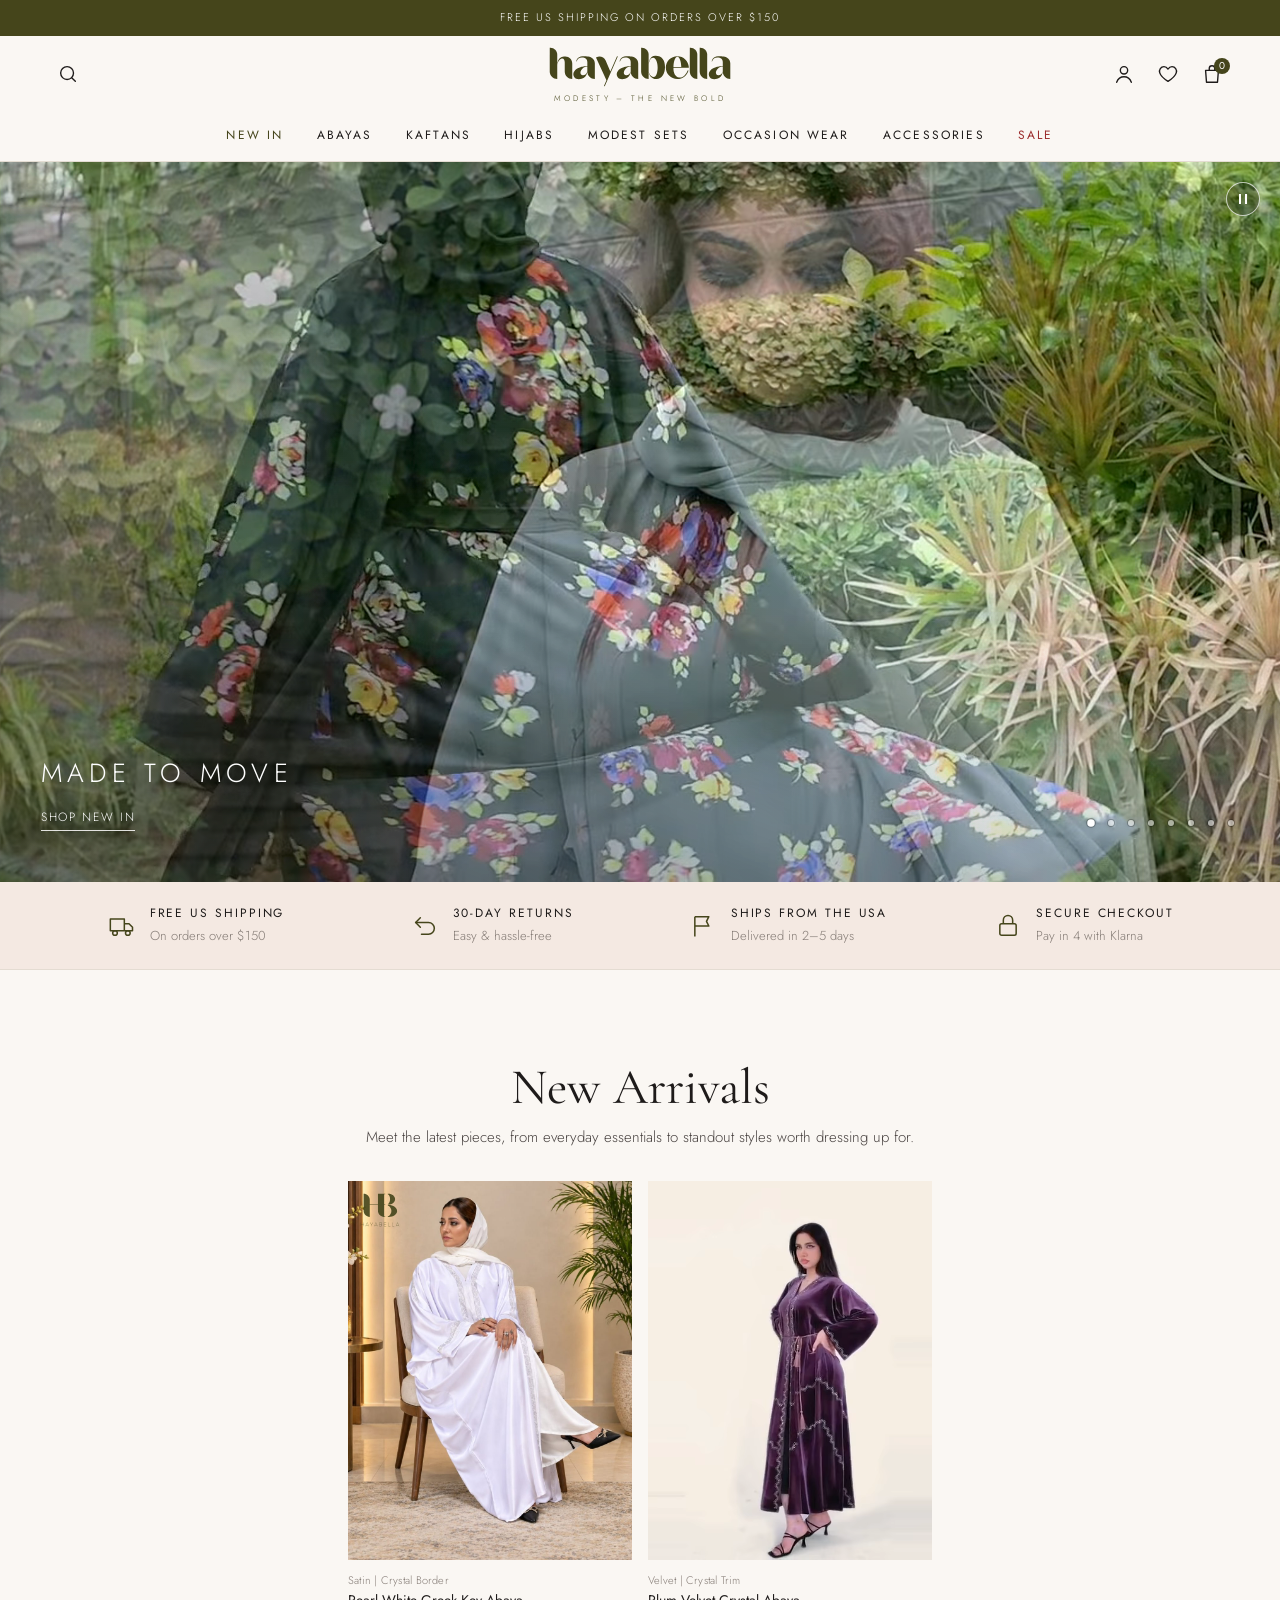
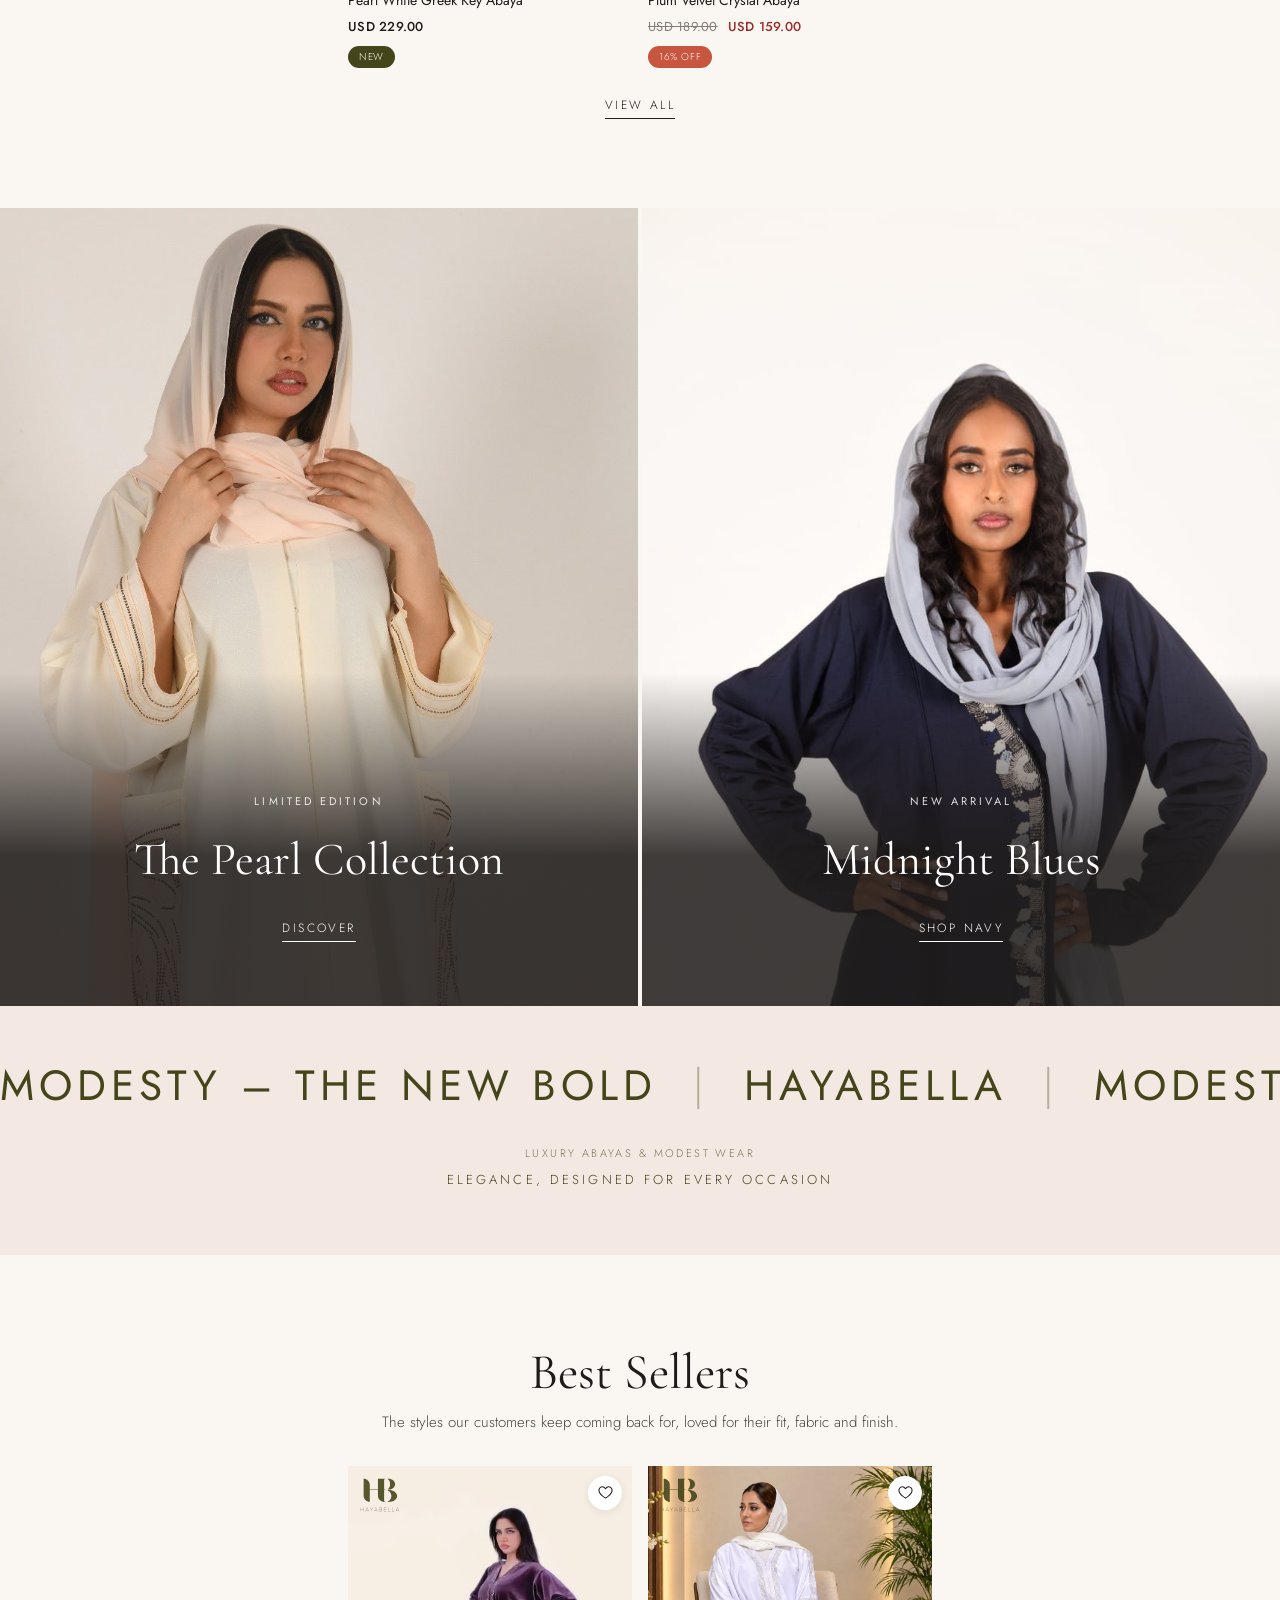
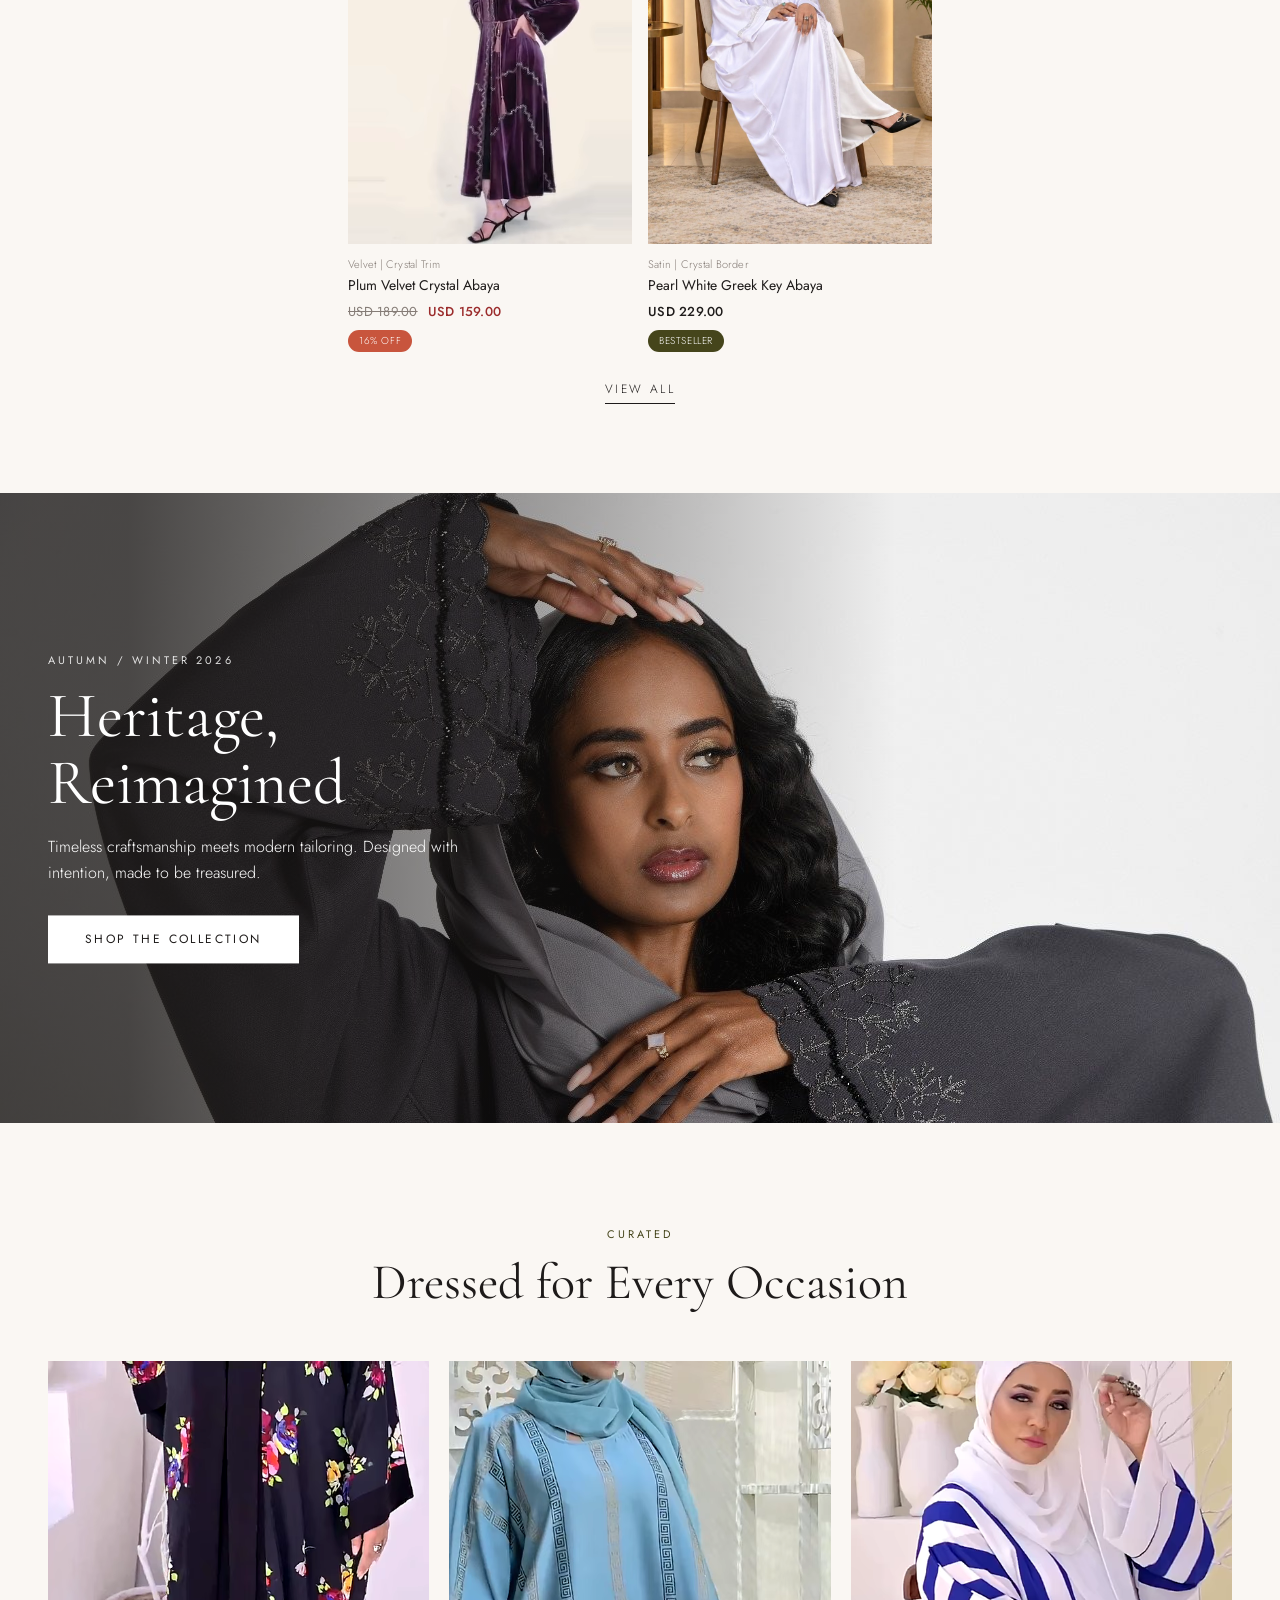
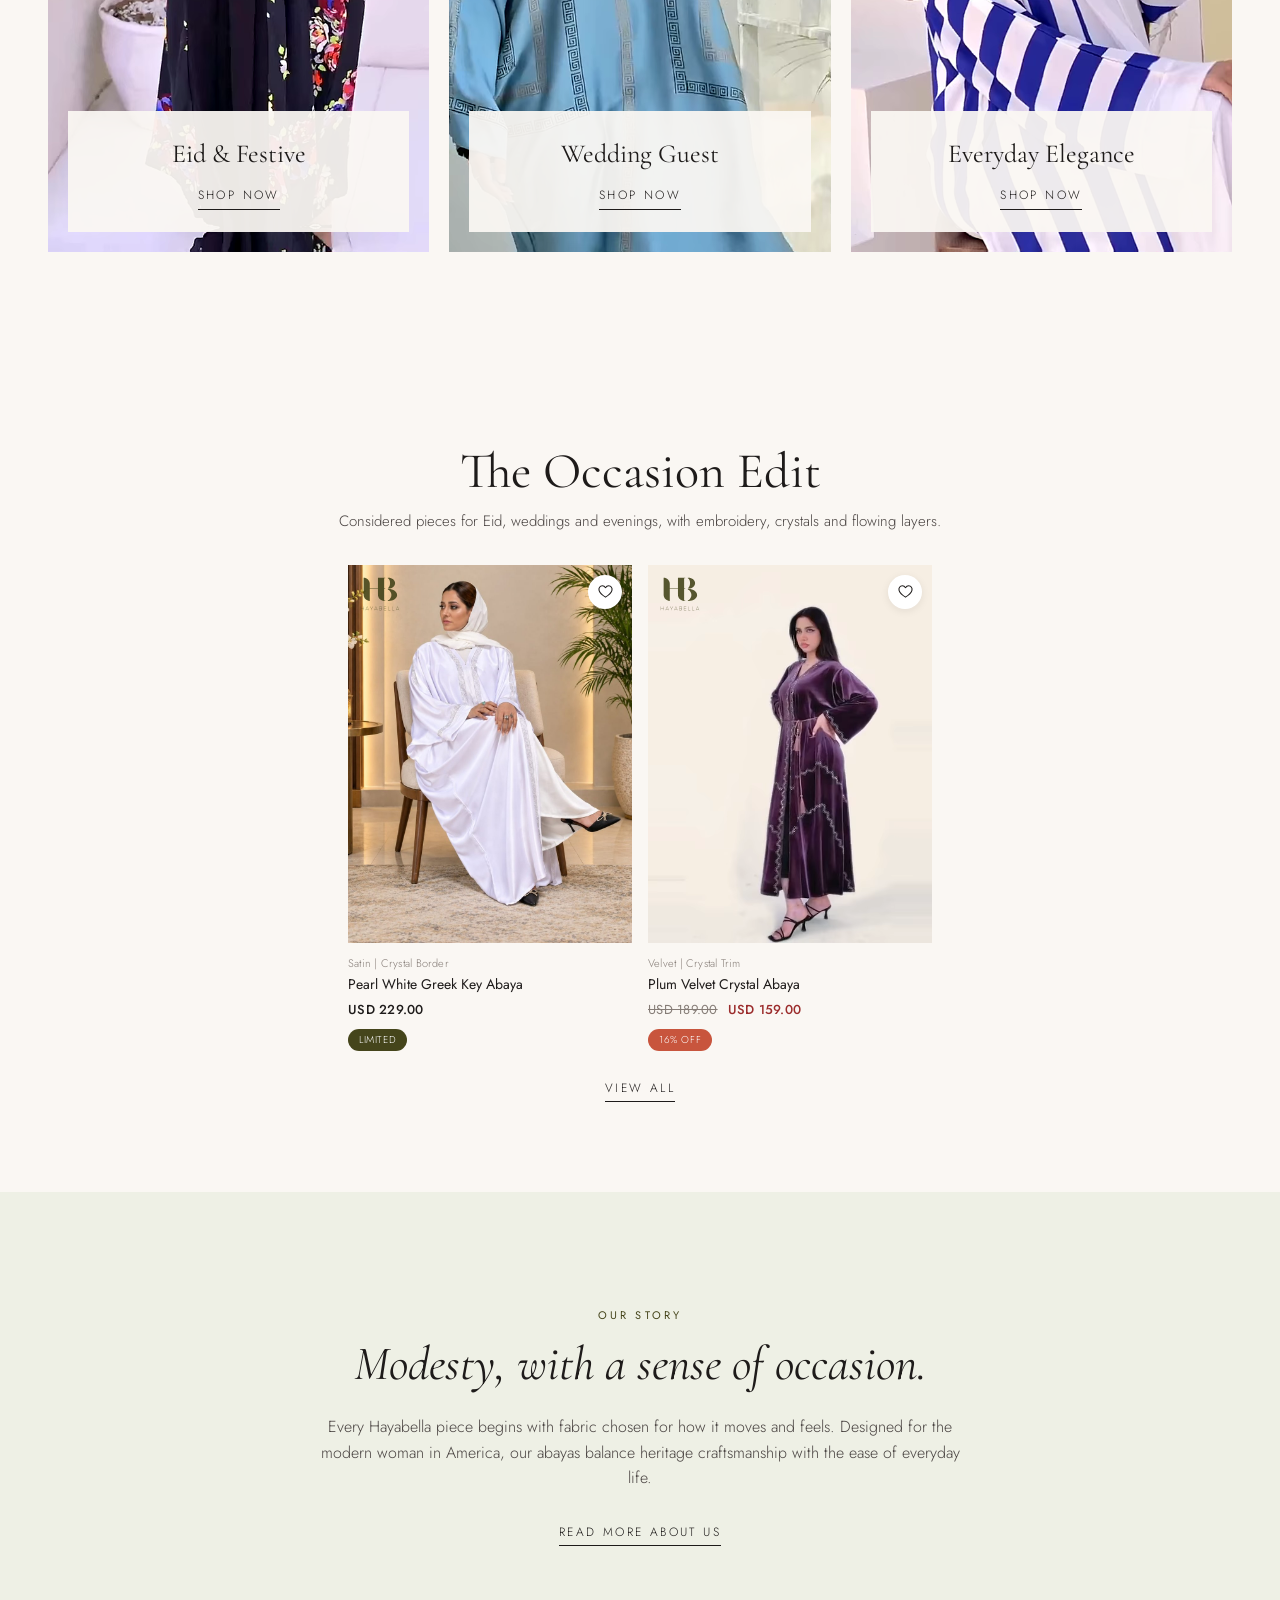
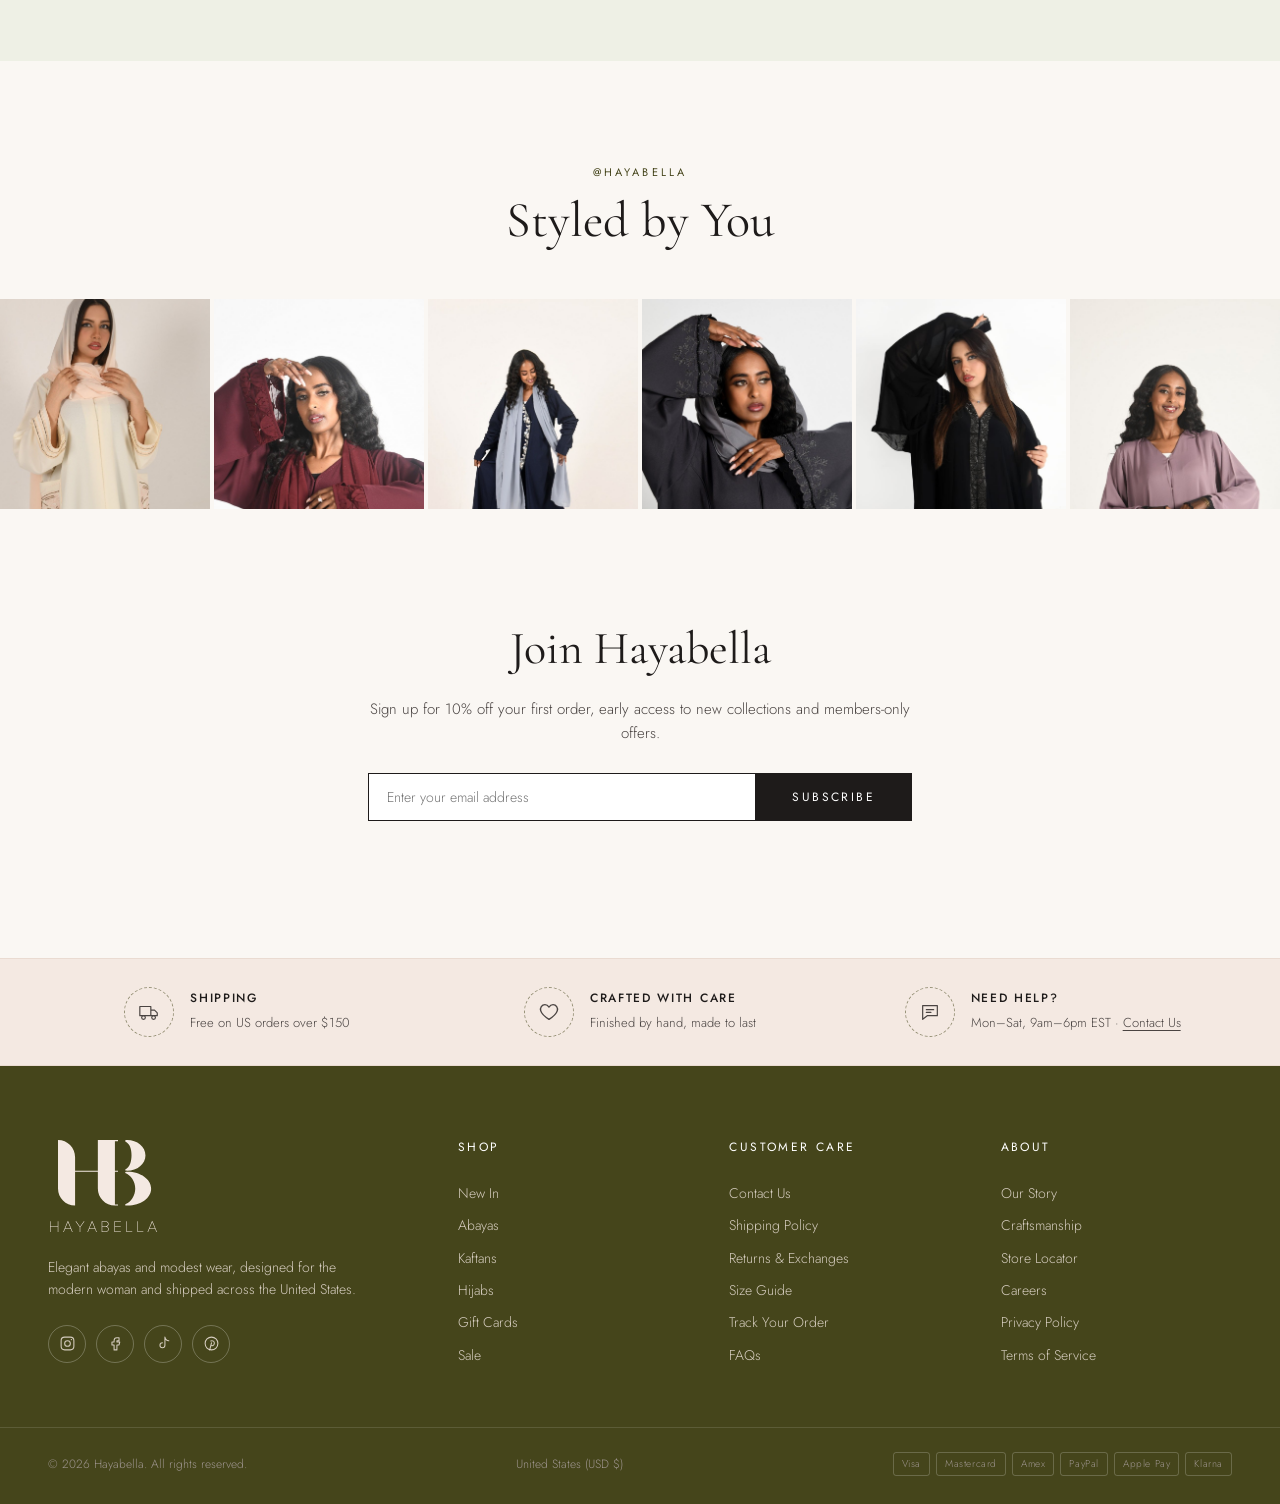
<file: index.html>
<!DOCTYPE html>
<html lang="en-US">
<head>
  <meta charset="UTF-8">
  <meta name="viewport" content="width=device-width, initial-scale=1">
  <title>Hayabella | Luxury Abayas & Modest Wear – USA</title>
  <meta name="description" content="Shop elegant abayas, kaftans, hijabs and modest sets designed for everyday and occasion. Free US shipping on orders over $150.">
  <meta name="theme-color" content="#1E1B1A">
  <link rel="icon" href="assets/images/brand/hb-monogram.svg" type="image/svg+xml">
  <link rel="preconnect" href="https://fonts.googleapis.com">
  <link rel="preconnect" href="https://fonts.gstatic.com" crossorigin>
  <link href="https://fonts.googleapis.com/css2?family=Cormorant+Garamond:ital,wght@0,400;0,500;0,600;1,400&family=Jost:wght@300;400;500&display=swap" rel="stylesheet">
  <link rel="stylesheet" href="assets/css/styles.css?v=20261120a">
</head>
<body>

  <!-- SVG icon sprite -->
  <svg width="0" height="0" style="position:absolute" aria-hidden="true">
    <symbol id="i-search" viewBox="0 0 24 24"><circle cx="11" cy="11" r="7" fill="none" stroke="currentColor" stroke-width="1.5"/><path d="M20 20l-4-4" stroke="currentColor" stroke-width="1.5" stroke-linecap="round"/></symbol>
    <symbol id="i-user" viewBox="0 0 24 24"><circle cx="12" cy="8" r="4" fill="none" stroke="currentColor" stroke-width="1.5"/><path d="M4 21c1.5-4 4.5-6 8-6s6.5 2 8 6" fill="none" stroke="currentColor" stroke-width="1.5" stroke-linecap="round"/></symbol>
    <symbol id="i-heart" viewBox="0 0 24 24"><path d="M12 20s-7.5-4.6-9-9.2C1.9 7.3 4.2 4 7.6 4c2 0 3.4 1.1 4.4 2.6C13 5.1 14.4 4 16.4 4c3.4 0 5.7 3.3 4.6 6.8C19.5 15.4 12 20 12 20z" fill="none" stroke="currentColor" stroke-width="1.5" stroke-linejoin="round"/></symbol>
    <symbol id="i-bag" viewBox="0 0 24 24"><path d="M5 8h14l-1 13H6L5 8z" fill="none" stroke="currentColor" stroke-width="1.5" stroke-linejoin="round"/><path d="M9 8V6a3 3 0 016 0v2" fill="none" stroke="currentColor" stroke-width="1.5"/></symbol>
    <symbol id="i-menu" viewBox="0 0 24 24"><path d="M3 7h18M3 12h18M3 17h18" stroke="currentColor" stroke-width="1.5" stroke-linecap="round"/></symbol>
    <symbol id="i-close" viewBox="0 0 24 24"><path d="M5 5l14 14M19 5L5 19" stroke="currentColor" stroke-width="1.5" stroke-linecap="round"/></symbol>
    <symbol id="i-left" viewBox="0 0 24 24"><path d="M15 5l-7 7 7 7" fill="none" stroke="currentColor" stroke-width="1.5" stroke-linecap="round" stroke-linejoin="round"/></symbol>
    <symbol id="i-right" viewBox="0 0 24 24"><path d="M9 5l7 7-7 7" fill="none" stroke="currentColor" stroke-width="1.5" stroke-linecap="round" stroke-linejoin="round"/></symbol>
    <symbol id="i-truck" viewBox="0 0 24 24"><path d="M2 6h12v10H2zM14 10h4l3 3v3h-7" fill="none" stroke="currentColor" stroke-width="1.3" stroke-linejoin="round"/><circle cx="6" cy="18" r="2" fill="none" stroke="currentColor" stroke-width="1.3"/><circle cx="17" cy="18" r="2" fill="none" stroke="currentColor" stroke-width="1.3"/></symbol>
    <symbol id="i-return" viewBox="0 0 24 24"><path d="M4 9h11a5 5 0 010 10H9" fill="none" stroke="currentColor" stroke-width="1.3" stroke-linecap="round"/><path d="M8 5L4 9l4 4" fill="none" stroke="currentColor" stroke-width="1.3" stroke-linecap="round" stroke-linejoin="round"/></symbol>
    <symbol id="i-lock" viewBox="0 0 24 24"><rect x="5" y="10" width="14" height="10" rx="1.5" fill="none" stroke="currentColor" stroke-width="1.3"/><path d="M8 10V7a4 4 0 018 0v3" fill="none" stroke="currentColor" stroke-width="1.3"/></symbol>
    <symbol id="i-flag" viewBox="0 0 24 24"><path d="M5 21V4M5 4h12l-2 4 2 4H5" fill="none" stroke="currentColor" stroke-width="1.3" stroke-linejoin="round"/></symbol>
    <symbol id="i-instagram" viewBox="0 0 24 24"><rect x="3" y="3" width="18" height="18" rx="5" fill="none" stroke="currentColor" stroke-width="1.5"/><circle cx="12" cy="12" r="4" fill="none" stroke="currentColor" stroke-width="1.5"/><circle cx="17.5" cy="6.5" r="1" fill="currentColor"/></symbol>
    <symbol id="i-facebook" viewBox="0 0 24 24"><path d="M14 8h3V4h-3a4 4 0 00-4 4v2H7v4h3v7h4v-7h3l1-4h-4V8z" fill="none" stroke="currentColor" stroke-width="1.5" stroke-linejoin="round"/></symbol>
    <symbol id="i-tiktok" viewBox="0 0 24 24"><path d="M14 3v11.5a3.5 3.5 0 11-3.5-3.5M14 3c.5 3 2.5 5 5.5 5" fill="none" stroke="currentColor" stroke-width="1.5" stroke-linecap="round"/></symbol>
    <symbol id="i-chat" viewBox="0 0 24 24"><path d="M4 5h16v11H9l-5 4V5z" fill="none" stroke="currentColor" stroke-width="1.3" stroke-linejoin="round"/><path d="M8 9.5h8M8 12.5h5" stroke="currentColor" stroke-width="1.3" stroke-linecap="round"/></symbol>
    <symbol id="i-pinterest" viewBox="0 0 24 24"><circle cx="12" cy="12" r="9" fill="none" stroke="currentColor" stroke-width="1.5"/><path d="M11 8.5c3-1 5 .5 5 3s-2 4-3.5 3.5M12 11l-2.5 10" fill="none" stroke="currentColor" stroke-width="1.5" stroke-linecap="round"/></symbol>
  </svg>

  <!-- Announcement bar -->
  <div class="announcement" role="region" aria-label="Announcements">
    <div class="announcement__track" data-announcement>
      <p class="is-active">Free US shipping on orders over $150</p>
      <p>New: The Autumn Edit — shop now</p>
      <p>Easy 30-day returns &amp; exchanges nationwide</p>
    </div>
  </div>

  <!-- Header -->
  <header class="header" data-header>
    <div class="header__inner container">
      <div class="header__left">
        <button class="icon-btn header__burger" aria-label="Open menu" data-open-drawer><svg><use href="#i-menu"/></svg></button>
        <button class="icon-btn" aria-label="Search" data-open-search><svg><use href="#i-search"/></svg></button>
      </div>

      <a href="index.html" class="logo" aria-label="Hayabella home">
        <img src="assets/images/brand/hayabella-wordmark.svg" alt="Hayabella" class="logo__img" width="182" height="40">
        <span class="logo__sub">Modesty &ndash; The New Bold</span>
      </a>

      <div class="header__right">
        <a href="#" class="icon-btn hide-sm" aria-label="Account"><svg><use href="#i-user"/></svg></a>
        <a href="wishlist.html" class="icon-btn hide-sm" aria-label="Wishlist"><svg><use href="#i-heart"/></svg><span class="cart-count wish-count" data-wish-count hidden>0</span></a>
        <a href="cart.html" class="icon-btn cart-btn" aria-label="Bag"><svg><use href="#i-bag"/></svg><span class="cart-count" data-cart-count>0</span></a>
      </div>
    </div>

    <nav class="nav" aria-label="Primary">
      <ul class="nav__list container">
        <li><a href="collection.html?edit=new" class="nav__link nav__link--accent">New In</a></li>
        <li class="has-mega">
          <a href="collection.html" class="nav__link">Abayas</a>
          <div class="mega">
            <div class="mega__inner container">
              <div class="mega__col">
                <h4>Shop by Style</h4>
                <a href="collection.html?fabric=Crepe,Linen">Everyday Abayas</a><a href="collection.html?cut=Open">Open Front</a><a href="collection.html?cut=Closed">Closed Abayas</a><a href="collection.html?cut=Kimono">Kimono Abayas</a><a href="collection.html?cut=Belted">Belted Abayas</a>
              </div>
              <div class="mega__col">
                <h4>Shop by Fabric</h4>
                <a href="collection.html?fabric=Nida">Nida</a><a href="collection.html?fabric=Crepe">Crepe</a><a href="collection.html?fabric=Linen">Linen</a><a href="collection.html?fabric=Chiffon">Chiffon</a><a href="collection.html?fabric=Satin">Satin</a>
              </div>
              <div class="mega__col">
                <h4>Shop by Color</h4>
                <a href="collection.html?color=Black">Classic Black</a><a href="collection.html?color=White,Neutral">Neutrals</a><a href="collection.html?color=Red,Grey,Green">Earth Tones</a><a href="collection.html?color=Pink,Blue,Purple">Pastels</a>
              </div>
              <a href="collection.html?style=Embroidered" class="mega__promo">
                <img src="assets/images/photos/ivory-pearl-detail.jpg" alt="" loading="lazy">
                <span>The Embroidered Edit</span>
              </a>
            </div>
          </div>
        </li>
        <li><a href="collection.html?cut=Butterfly" class="nav__link">Kaftans</a></li>
        <li><a href="#" class="nav__link">Hijabs</a></li>
        <li><a href="#" class="nav__link">Modest Sets</a></li>
        <li><a href="collection.html?edit=occasion" class="nav__link">Occasion Wear</a></li>
        <li><a href="#" class="nav__link">Accessories</a></li>
        <li><a href="collection.html?edit=sale" class="nav__link nav__link--sale">Sale</a></li>
      </ul>
    </nav>
  </header>

  <!-- Mobile drawer -->
  <div class="drawer" data-drawer aria-hidden="true">
    <div class="drawer__overlay" data-close-drawer></div>
    <aside class="drawer__panel" aria-label="Menu">
      <div class="drawer__head">
        <img src="assets/images/brand/hayabella-wordmark.svg" alt="Hayabella" class="logo__img logo__img--sm" width="137" height="30">
        <button class="icon-btn" aria-label="Close menu" data-close-drawer><svg><use href="#i-close"/></svg></button>
      </div>
      <ul class="drawer__list">
        <li><a href="collection.html?edit=new">New In</a></li>
        <li><a href="collection.html">Abayas</a></li>
        <li><a href="collection.html?cut=Butterfly">Kaftans</a></li>
        <li><a href="#">Hijabs</a></li>
        <li><a href="#">Modest Sets</a></li>
        <li><a href="collection.html?edit=occasion">Occasion Wear</a></li>
        <li><a href="#">Accessories</a></li>
        <li><a href="collection.html?edit=sale" class="nav__link--sale">Sale</a></li>
      </ul>
      <div class="drawer__foot">
        <a href="#"><svg><use href="#i-user"/></svg> Sign in / Register</a>
        <a href="wishlist.html"><svg><use href="#i-heart"/></svg> Wishlist</a>
        <span class="drawer__region">United States (USD $)</span>
      </div>
    </aside>
  </div>

  <!-- Search overlay -->
  <div class="search" data-search aria-hidden="true">
    <div class="search__inner container">
      <form class="search__form" role="search" onsubmit="return false">
        <svg><use href="#i-search"/></svg>
        <input type="search" placeholder="Search abayas, kaftans, hijabs…" aria-label="Search" data-search-input>
        <button type="button" class="icon-btn" aria-label="Close search" data-close-search><svg><use href="#i-close"/></svg></button>
      </form>
      <div class="search__popular">
        <span>Popular:</span>
        <a href="#">Black abaya</a><a href="#">Open front</a><a href="#">Eid collection</a><a href="collection.html?fabric=Linen">Linen</a><a href="#">Jersey hijab</a>
      </div>
    </div>
  </div>

  <main>

    <!-- Hero slider. The current slide drops to black, then the next fades up while settling from a zoom; its caption follows.
         Slide 1 is the campaign film (assets/videos/).
         Photo slides (hero__slide--photo): full-bleed photo with a caption bottom-left;
           desktop image 1920x800 or larger, mobile 864x1080 or 1080x1350 (assets/images/slides/).
         Banner slides: designed banners with the text in the image (assets/images/banners/).
         To add a slide, copy a photo slide block and change its images, caption and link. -->
    <section class="hero" aria-roledescription="carousel" aria-label="Featured collections" data-slider>
      <h1 class="sr-only">Hayabella, luxury abayas and modest wear</h1>
      <div class="hero__slides">
        <!-- Video slide: one merged campaign film, a wide cut for desktop and a portrait cut for phones -->
        <div class="hero__slide hero__slide--video is-active" aria-roledescription="slide" aria-label="Made to Move: the Hayabella campaign film" data-video-slide data-duration="16600">
          <div class="hero__videos">
            <video class="hero__video hero__video--desktop" poster="assets/videos/hero-film-desktop-poster.jpg" muted loop playsinline preload="none" aria-hidden="true" tabindex="-1">
              <source src="assets/videos/hero-film-desktop.mp4" type="video/mp4"><source src="assets/videos/hero-film-desktop.webm" type="video/webm">
            </video>
            <video class="hero__video hero__video--mobile" poster="assets/videos/hero-film-mobile-poster.jpg" muted loop playsinline preload="none" aria-hidden="true" tabindex="-1">
              <source src="assets/videos/hero-film-mobile.mp4" type="video/mp4"><source src="assets/videos/hero-film-mobile.webm" type="video/webm">
            </video>
          </div>
          <div class="hero__caption">
            <p class="hero__ctitle">Made to Move</p>
            <a href="collection.html?edit=new" class="hero__cta">Shop new in</a>
          </div>
          <button type="button" class="hero__vtoggle" aria-label="Pause video" data-hero-vtoggle><span></span></button>
        </div>
        <a href="collection.html" class="hero__slide hero__slide--photo" aria-roledescription="slide" aria-label="Signature Greek Key. Shop now">
          <picture class="hero__media">
            <source media="(max-width: 767px)" srcset="assets/images/slides/greekkey-teal-mobile.jpg" width="864" height="1080">
            <img src="assets/images/slides/greekkey-teal-desktop.jpg" alt="Model in a sky-blue abaya with Greek-key trim and matching hijab" width="1920" height="800" loading="lazy">
          </picture>
          <span class="hero__caption">
            <span class="hero__ctitle">Signature Greek Key</span>
            <span class="hero__cta">Shop now</span>
          </span>
        </a>
        <a href="collection.html?fabric=Satin" class="hero__slide hero__slide--photo" aria-roledescription="slide" aria-label="The Satin Edit. Shop satin">
          <picture class="hero__media">
            <source media="(max-width: 767px)" srcset="assets/images/slides/satin-seated-mobile.jpg" width="864" height="1080">
            <img src="assets/images/slides/satin-seated-desktop.jpg" alt="Model seated in a dusty-blue satin abaya with embellished trim" width="1920" height="800" loading="lazy">
          </picture>
          <span class="hero__caption">
            <span class="hero__ctitle">The Satin Edit</span>
            <span class="hero__cta">Shop satin</span>
          </span>
        </a>
        <a href="collection.html?edit=new" class="hero__slide hero__slide--photo" aria-roledescription="slide" aria-label="New In. Shop new in">
          <picture class="hero__media">
            <source media="(max-width: 767px)" srcset="assets/images/slides/stripe-kimono-mobile.jpg" width="864" height="1080">
            <img src="assets/images/slides/stripe-kimono-desktop.jpg" alt="Model in a blue and white striped kimono abaya with white hijab" width="1920" height="800" loading="lazy">
          </picture>
          <span class="hero__caption">
            <span class="hero__ctitle">New In</span>
            <span class="hero__cta">Shop new in</span>
          </span>
        </a>
        <a href="collection.html?edit=occasion" class="hero__slide hero__slide--photo" aria-roledescription="slide" aria-label="Occasion Wear. Shop occasion">
          <picture class="hero__media">
            <source media="(max-width: 767px)" srcset="assets/images/slides/floral-noir-mobile.jpg" width="864" height="1080">
            <img src="assets/images/slides/floral-noir-desktop.jpg" alt="Model in a black open abaya with embroidered roses" width="1920" height="800" loading="lazy">
          </picture>
          <span class="hero__caption">
            <span class="hero__ctitle">Occasion Wear</span>
            <span class="hero__cta">Shop occasion</span>
          </span>
        </a>
        <a href="collection.html" class="hero__slide hero__slide--banner" aria-roledescription="slide" aria-label="The Noir Edit: fluid black chiffon, hand-set crystals. Shop now">
          <picture class="hero__media">
            <source media="(max-width: 767px)" srcset="assets/images/banners/noir-edit-mobile.jpg" width="1080" height="1350">
            <img src="assets/images/banners/noir-edit-desktop.jpg" alt="The Noir Edit: fluid black chiffon, hand-set crystals. Shop now" width="1920" height="800" loading="lazy">
          </picture>
        </a>
        <a href="collection.html" class="hero__slide hero__slide--banner" aria-roledescription="slide" aria-label="Berry Luxe: sculpted petal cuffs in deep burgundy. Shop Berry Luxe">
          <picture class="hero__media">
            <source media="(max-width: 767px)" srcset="assets/images/banners/berry-luxe-mobile.jpg" width="1080" height="1350">
            <img src="assets/images/banners/berry-luxe-desktop.jpg" alt="Berry Luxe: sculpted petal cuffs in deep burgundy. Shop Berry Luxe" width="1920" height="800" loading="lazy">
          </picture>
        </a>
        <a href="collection.html" class="hero__slide hero__slide--banner" aria-roledescription="slide" aria-label="The Pearl Collection: ivory crepe with blush embroidery. Shop the collection">
          <picture class="hero__media">
            <source media="(max-width: 767px)" srcset="assets/images/banners/pearl-collection-mobile.jpg" width="1080" height="1350">
            <img src="assets/images/banners/pearl-collection-desktop.jpg" alt="The Pearl Collection: ivory crepe with blush embroidery. Shop the collection" width="1920" height="800" loading="lazy">
          </picture>
        </a>
      </div>

      <button class="hero__arrow hero__arrow--prev" aria-label="Previous slide" data-prev><svg><use href="#i-left"/></svg></button>
      <button class="hero__arrow hero__arrow--next" aria-label="Next slide" data-next><svg><use href="#i-right"/></svg></button>
      <div class="hero__dots" role="tablist" aria-label="Choose slide" data-dots></div>
    </section>

    <!-- USP strip -->
    <section class="usp" aria-label="Why shop with us">
      <div class="usp__inner container">
        <div class="usp__item"><svg><use href="#i-truck"/></svg><div><strong>Free US Shipping</strong><span>On orders over $150</span></div></div>
        <div class="usp__item"><svg><use href="#i-return"/></svg><div><strong>30-Day Returns</strong><span>Easy &amp; hassle-free</span></div></div>
        <div class="usp__item"><svg><use href="#i-flag"/></svg><div><strong>Ships from the USA</strong><span>Delivered in 2–5 days</span></div></div>
        <div class="usp__item"><svg><use href="#i-lock"/></svg><div><strong>Secure Checkout</strong><span>Pay in 4 with Klarna</span></div></div>
      </div>
    </section>

    <!-- Product slider: New Arrivals -->
    <section class="rail" aria-label="New arrivals" data-rail>
      <header class="rail__intro container">
        <h2 class="section__title">New Arrivals</h2>
        <p>Meet the latest pieces, from everyday essentials to standout styles worth dressing up for.</p>
      </header>
      <div class="rail__body container">
        <div class="rail__viewport">
          <button class="rail__btn rail__btn--prev" aria-label="Previous products" data-rail-prev><svg><use href="#i-left"/></svg></button>
          <div class="rail__track" data-products="new"></div>
          <button class="rail__btn rail__btn--next" aria-label="Next products" data-rail-next><svg><use href="#i-right"/></svg></button>
        </div>
        <div class="rail__dots" data-rail-dots></div>
        <div class="center"><a href="collection.html?edit=new" class="link-underline">View All</a></div>
      </div>
    </section>

    <!-- Split banners -->
    <section class="split">
      <a href="collection.html?color=White" class="split__item">
        <img src="assets/images/photos/ivory-pearl-pose.jpg" alt="Model in the ivory Pearl abaya adjusting a blush hijab" loading="lazy">
        <div class="split__content split__content--light">
          <p class="eyebrow">Limited Edition</p>
          <h3>The Pearl Collection</h3>
          <span class="link-underline">Discover</span>
        </div>
      </a>
      <a href="collection.html?color=Blue" class="split__item">
        <img src="assets/images/photos/navy-open-hooded.jpg" alt="Model in a navy open abaya with an embellished placket and grey shawl" loading="lazy">
        <div class="split__content split__content--light">
          <p class="eyebrow">New Arrival</p>
          <h3>Midnight Blues</h3>
          <span class="link-underline">Shop Navy</span>
        </div>
      </a>
    </section>

    <!-- Marquee: scrolling brand line. Edit the text in both groups (the second is a copy for the seamless loop). -->
    <section class="marquee" aria-label="Modesty – The New Bold. Hayabella">
      <div class="marquee__track" aria-hidden="true">
        <div class="marquee__group"><span>Modesty – The New Bold</span><span class="marquee__sep">|</span><span>Hayabella</span><span class="marquee__sep">|</span><span>Modesty – The New Bold</span><span class="marquee__sep">|</span><span>Hayabella</span><span class="marquee__sep">|</span><span>Modesty – The New Bold</span><span class="marquee__sep">|</span><span>Hayabella</span><span class="marquee__sep">|</span></div>
        <div class="marquee__group"><span>Modesty – The New Bold</span><span class="marquee__sep">|</span><span>Hayabella</span><span class="marquee__sep">|</span><span>Modesty – The New Bold</span><span class="marquee__sep">|</span><span>Hayabella</span><span class="marquee__sep">|</span><span>Modesty – The New Bold</span><span class="marquee__sep">|</span><span>Hayabella</span><span class="marquee__sep">|</span></div>
      </div>
      <p class="marquee__eyebrow">Luxury abayas &amp; modest wear</p>
      <p class="marquee__sub">Elegance, designed for every occasion</p>
    </section>

    <!-- Product slider: Best Sellers -->
    <section class="rail" aria-label="Best sellers" data-rail>
      <header class="rail__intro container">
        <h2 class="section__title">Best Sellers</h2>
        <p>The styles our customers keep coming back for, loved for their fit, fabric and finish.</p>
      </header>
      <div class="rail__body container">
        <div class="rail__viewport">
          <button class="rail__btn rail__btn--prev" aria-label="Previous products" data-rail-prev><svg><use href="#i-left"/></svg></button>
          <div class="rail__track" data-products="best"></div>
          <button class="rail__btn rail__btn--next" aria-label="Next products" data-rail-next><svg><use href="#i-right"/></svg></button>
        </div>
        <div class="rail__dots" data-rail-dots></div>
        <div class="center"><a href="collection.html?edit=best" class="link-underline">View All</a></div>
      </div>
    </section>

    <!-- Campaign banner -->
    <section class="campaign">
      <img src="assets/images/photos/charcoal-cuff-wide.jpg" alt="Model in a charcoal abaya with embroidered, beaded bell sleeves" loading="lazy">
      <div class="campaign__content">
        <p class="eyebrow">Autumn / Winter 2026</p>
        <h2>Heritage, Reimagined</h2>
        <p>Timeless craftsmanship meets modern tailoring. Designed with intention, made to be treasured.</p>
        <a href="collection.html" class="btn btn--light">Shop the Collection</a>
      </div>
    </section>

    <!-- Shop by occasion -->
    <section class="section">
      <div class="container">
        <header class="section__head">
          <p class="eyebrow">Curated</p>
          <h2 class="section__title">Dressed for Every Occasion</h2>
        </header>
        <div class="occasions">
          <a href="collection.html?edit=occasion" class="occasion"><img src="assets/videos/cards/occasion-festive-poster.jpg" alt="" loading="lazy"><video class="live-video" muted loop playsinline preload="none" poster="assets/videos/cards/occasion-festive-poster.jpg" aria-hidden="true" tabindex="-1" data-live><source src="assets/videos/cards/occasion-festive.mp4" type="video/mp4"><source src="assets/videos/cards/occasion-festive.webm" type="video/webm"></video><div class="occasion__label"><h3>Eid &amp; Festive</h3><span class="link-underline">Shop now</span></div></a>
          <a href="collection.html?style=Crystal" class="occasion"><img src="assets/videos/cards/occasion-wedding-poster.jpg" alt="" loading="lazy"><video class="live-video" muted loop playsinline preload="none" poster="assets/videos/cards/occasion-wedding-poster.jpg" aria-hidden="true" tabindex="-1" data-live><source src="assets/videos/cards/occasion-wedding.mp4" type="video/mp4"><source src="assets/videos/cards/occasion-wedding.webm" type="video/webm"></video><div class="occasion__label"><h3>Wedding Guest</h3><span class="link-underline">Shop now</span></div></a>
          <a href="collection.html?fabric=Crepe,Linen" class="occasion"><img src="assets/videos/cards/occasion-everyday-poster.jpg" alt="" loading="lazy"><video class="live-video" muted loop playsinline preload="none" poster="assets/videos/cards/occasion-everyday-poster.jpg" aria-hidden="true" tabindex="-1" data-live><source src="assets/videos/cards/occasion-everyday.mp4" type="video/mp4"><source src="assets/videos/cards/occasion-everyday.webm" type="video/webm"></video><div class="occasion__label"><h3>Everyday Elegance</h3><span class="link-underline">Shop now</span></div></a>
        </div>
      </div>
    </section>

    <!-- Product slider: Occasion Edit -->
    <section class="rail" aria-label="Occasion wear" data-rail>
      <header class="rail__intro container">
        <h2 class="section__title">The Occasion Edit</h2>
        <p>Considered pieces for Eid, weddings and evenings, with embroidery, crystals and flowing layers.</p>
      </header>
      <div class="rail__body container">
        <div class="rail__viewport">
          <button class="rail__btn rail__btn--prev" aria-label="Previous products" data-rail-prev><svg><use href="#i-left"/></svg></button>
          <div class="rail__track" data-products="occasion"></div>
          <button class="rail__btn rail__btn--next" aria-label="Next products" data-rail-next><svg><use href="#i-right"/></svg></button>
        </div>
        <div class="rail__dots" data-rail-dots></div>
        <div class="center"><a href="collection.html?edit=occasion" class="link-underline">View All</a></div>
      </div>
    </section>

    <!-- Brand story -->
    <section class="story">
      <div class="container story__inner">
        <p class="eyebrow">Our Story</p>
        <h2 class="story__title">Modesty, with a sense of occasion.</h2>
        <p>Every Hayabella piece begins with fabric chosen for how it moves and feels. Designed for the modern woman in America, our abayas balance heritage craftsmanship with the ease of everyday life.</p>
        <a href="#" class="link-underline">Read more about us</a>
      </div>
    </section>

    <!-- Lookbook / Instagram -->
    <section class="section section--tight">
      <div class="container">
        <header class="section__head">
          <p class="eyebrow">@hayabella</p>
          <h2 class="section__title">Styled by You</h2>
        </header>
      </div>
      <div class="looks">
        <a href="#" class="look"><img src="assets/images/photos/ivory-pearl-pose.jpg" alt="Customer look 1" loading="lazy"><span><svg><use href="#i-instagram"/></svg></span></a>
        <a href="#" class="look"><img src="assets/images/photos/burgundy-petal-close.jpg" alt="Customer look 2" loading="lazy"><span><svg><use href="#i-instagram"/></svg></span></a>
        <a href="#" class="look"><img src="assets/images/photos/navy-open-full.jpg" alt="Customer look 3" loading="lazy"><span><svg><use href="#i-instagram"/></svg></span></a>
        <a href="#" class="look"><img src="assets/images/photos/charcoal-cuff-wide.jpg" alt="Customer look 4" loading="lazy"><span><svg><use href="#i-instagram"/></svg></span></a>
        <a href="#" class="look"><img src="assets/images/photos/noir-crystal-front.jpg" alt="Customer look 5" loading="lazy"><span><svg><use href="#i-instagram"/></svg></span></a>
        <a href="#" class="look"><img src="assets/images/photos/mauve-ruffle.jpg" alt="Customer look 6" loading="lazy"><span><svg><use href="#i-instagram"/></svg></span></a>
      </div>
    </section>

    <!-- Newsletter -->
    <section class="newsletter" id="newsletter">
      <div class="container newsletter__inner">
        <h2>Join Hayabella</h2>
        <p>Sign up for 10% off your first order, early access to new collections and members-only offers.</p>
        <form class="newsletter__form" data-newsletter novalidate>
          <input type="email" placeholder="Enter your email address" aria-label="Email address" required>
          <button type="submit" class="btn btn--dark">Subscribe</button>
        </form>
        <p class="newsletter__msg" data-newsletter-msg role="status"></p>
      </div>
    </section>
    <!-- Benefits bar -->
    <section class="perks" aria-label="Shopping with Hayabella">
      <div class="perks__inner container">
        <div class="perk">
          <span class="perk__icon"><svg><use href="#i-truck"/></svg></span>
          <div><strong>Shipping</strong><span>Free on US orders over $150</span></div>
        </div>
        <div class="perk">
          <span class="perk__icon"><svg><use href="#i-heart"/></svg></span>
          <div><strong>Crafted with Care</strong><span>Finished by hand, made to last</span></div>
        </div>
        <div class="perk">
          <span class="perk__icon"><svg><use href="#i-chat"/></svg></span>
          <div><strong>Need Help?</strong><span>Mon–Sat, 9am–6pm EST · <a href="#">Contact Us</a></span></div>
        </div>
      </div>
    </section>
  </main>

  <!-- Footer -->
  <footer class="footer">
    <div class="container footer__grid">
      <div class="footer__brand">
        <img src="assets/images/brand/hb-logo-full-light.svg" alt="Hayabella" class="footer__logo" width="116" height="100">
        <p>Elegant abayas and modest wear, designed for the modern woman and shipped across the United States.</p>
        <div class="socials">
          <a href="#" aria-label="Instagram"><svg><use href="#i-instagram"/></svg></a>
          <a href="#" aria-label="Facebook"><svg><use href="#i-facebook"/></svg></a>
          <a href="#" aria-label="TikTok"><svg><use href="#i-tiktok"/></svg></a>
          <a href="#" aria-label="Pinterest"><svg><use href="#i-pinterest"/></svg></a>
        </div>
      </div>
      <details class="footer__col" open>
        <summary>Shop</summary>
        <a href="collection.html?edit=new">New In</a><a href="collection.html">Abayas</a><a href="collection.html?cut=Butterfly">Kaftans</a><a href="#">Hijabs</a><a href="#">Gift Cards</a><a href="collection.html?edit=sale">Sale</a>
      </details>
      <details class="footer__col" open>
        <summary>Customer Care</summary>
        <a href="#">Contact Us</a><a href="#">Shipping Policy</a><a href="#">Returns &amp; Exchanges</a><a href="#">Size Guide</a><a href="#">Track Your Order</a><a href="#">FAQs</a>
      </details>
      <details class="footer__col" open>
        <summary>About</summary>
        <a href="#">Our Story</a><a href="#">Craftsmanship</a><a href="#">Store Locator</a><a href="#">Careers</a><a href="#">Privacy Policy</a><a href="#">Terms of Service</a>
      </details>
    </div>
    <div class="footer__bottom container">
      <span>&copy; <span data-year>2026</span> Hayabella. All rights reserved.</span>
      <span class="footer__region">United States (USD $)</span>
      <div class="payments" aria-label="Accepted payment methods">
        <span>Visa</span><span>Mastercard</span><span>Amex</span><span>PayPal</span><span>Apple Pay</span><span>Klarna</span>
      </div>
    </div>
  </footer>

  <div class="toast" role="status" aria-live="polite" data-toast></div>

  <script src="assets/js/catalog.js?v=20261120a"></script>
  <script src="assets/js/main.js?v=20261120a"></script>
</body>
</html>
</file>
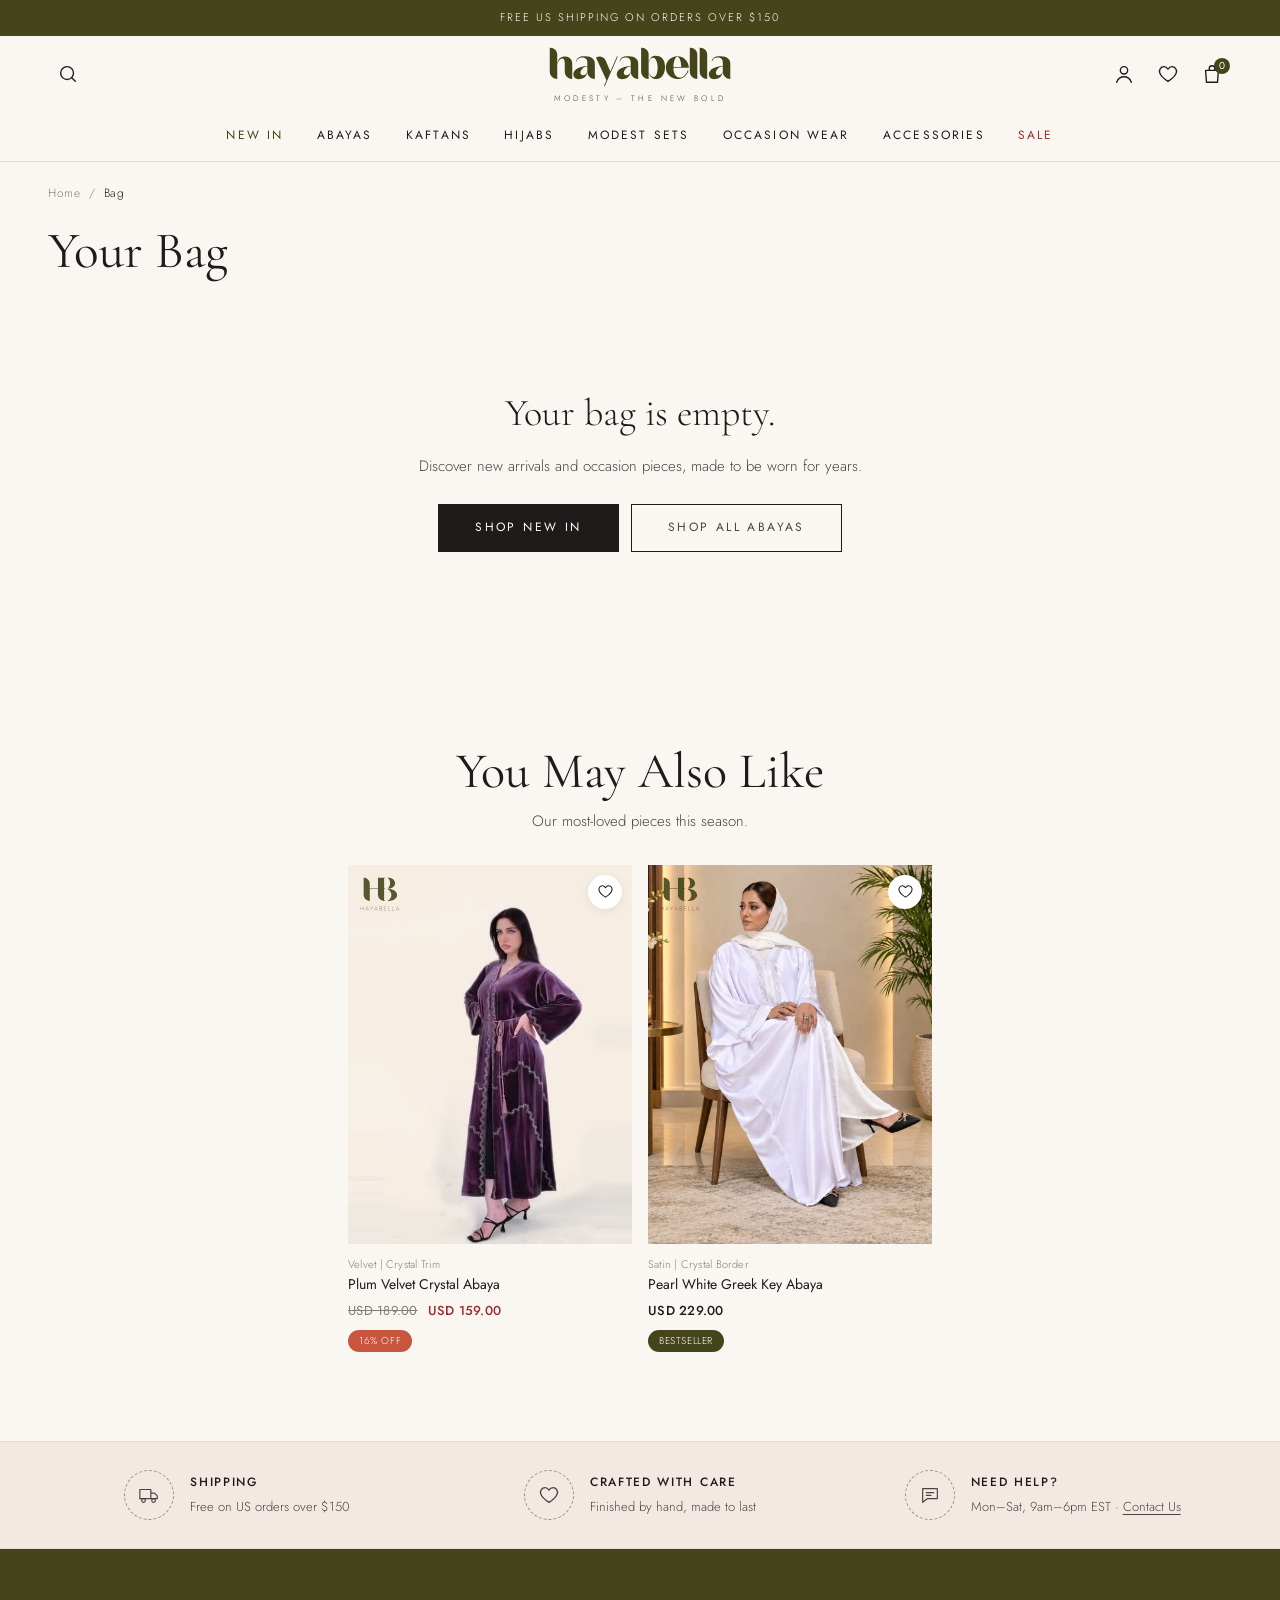
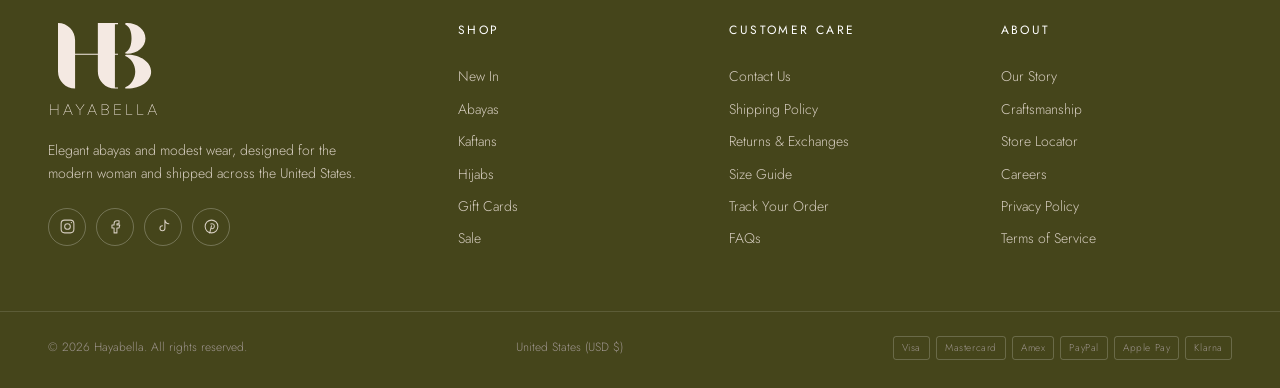
<file: cart.html>
<!DOCTYPE html>
<html lang="en-US">
<head>
  <meta charset="UTF-8">
  <meta name="viewport" content="width=device-width, initial-scale=1">
  <title>Your Bag | Hayabella – USA</title>
  <meta name="description" content="Shop elegant abayas, kaftans, hijabs and modest sets designed for everyday and occasion. Free US shipping on orders over $150.">
  <meta name="theme-color" content="#1E1B1A">
  <link rel="icon" href="assets/images/brand/hb-monogram.svg" type="image/svg+xml">
  <link rel="preconnect" href="https://fonts.googleapis.com">
  <link rel="preconnect" href="https://fonts.gstatic.com" crossorigin>
  <link href="https://fonts.googleapis.com/css2?family=Cormorant+Garamond:ital,wght@0,400;0,500;0,600;1,400&family=Jost:wght@300;400;500&display=swap" rel="stylesheet">
  <link rel="stylesheet" href="assets/css/styles.css?v=20261120a">
</head>
<body>

  <!-- SVG icon sprite -->
  <svg width="0" height="0" style="position:absolute" aria-hidden="true">
    <symbol id="i-search" viewBox="0 0 24 24"><circle cx="11" cy="11" r="7" fill="none" stroke="currentColor" stroke-width="1.5"/><path d="M20 20l-4-4" stroke="currentColor" stroke-width="1.5" stroke-linecap="round"/></symbol>
    <symbol id="i-user" viewBox="0 0 24 24"><circle cx="12" cy="8" r="4" fill="none" stroke="currentColor" stroke-width="1.5"/><path d="M4 21c1.5-4 4.5-6 8-6s6.5 2 8 6" fill="none" stroke="currentColor" stroke-width="1.5" stroke-linecap="round"/></symbol>
    <symbol id="i-heart" viewBox="0 0 24 24"><path d="M12 20s-7.5-4.6-9-9.2C1.9 7.3 4.2 4 7.6 4c2 0 3.4 1.1 4.4 2.6C13 5.1 14.4 4 16.4 4c3.4 0 5.7 3.3 4.6 6.8C19.5 15.4 12 20 12 20z" fill="none" stroke="currentColor" stroke-width="1.5" stroke-linejoin="round"/></symbol>
    <symbol id="i-bag" viewBox="0 0 24 24"><path d="M5 8h14l-1 13H6L5 8z" fill="none" stroke="currentColor" stroke-width="1.5" stroke-linejoin="round"/><path d="M9 8V6a3 3 0 016 0v2" fill="none" stroke="currentColor" stroke-width="1.5"/></symbol>
    <symbol id="i-menu" viewBox="0 0 24 24"><path d="M3 7h18M3 12h18M3 17h18" stroke="currentColor" stroke-width="1.5" stroke-linecap="round"/></symbol>
    <symbol id="i-close" viewBox="0 0 24 24"><path d="M5 5l14 14M19 5L5 19" stroke="currentColor" stroke-width="1.5" stroke-linecap="round"/></symbol>
    <symbol id="i-left" viewBox="0 0 24 24"><path d="M15 5l-7 7 7 7" fill="none" stroke="currentColor" stroke-width="1.5" stroke-linecap="round" stroke-linejoin="round"/></symbol>
    <symbol id="i-right" viewBox="0 0 24 24"><path d="M9 5l7 7-7 7" fill="none" stroke="currentColor" stroke-width="1.5" stroke-linecap="round" stroke-linejoin="round"/></symbol>
    <symbol id="i-truck" viewBox="0 0 24 24"><path d="M2 6h12v10H2zM14 10h4l3 3v3h-7" fill="none" stroke="currentColor" stroke-width="1.3" stroke-linejoin="round"/><circle cx="6" cy="18" r="2" fill="none" stroke="currentColor" stroke-width="1.3"/><circle cx="17" cy="18" r="2" fill="none" stroke="currentColor" stroke-width="1.3"/></symbol>
    <symbol id="i-return" viewBox="0 0 24 24"><path d="M4 9h11a5 5 0 010 10H9" fill="none" stroke="currentColor" stroke-width="1.3" stroke-linecap="round"/><path d="M8 5L4 9l4 4" fill="none" stroke="currentColor" stroke-width="1.3" stroke-linecap="round" stroke-linejoin="round"/></symbol>
    <symbol id="i-lock" viewBox="0 0 24 24"><rect x="5" y="10" width="14" height="10" rx="1.5" fill="none" stroke="currentColor" stroke-width="1.3"/><path d="M8 10V7a4 4 0 018 0v3" fill="none" stroke="currentColor" stroke-width="1.3"/></symbol>
    <symbol id="i-flag" viewBox="0 0 24 24"><path d="M5 21V4M5 4h12l-2 4 2 4H5" fill="none" stroke="currentColor" stroke-width="1.3" stroke-linejoin="round"/></symbol>
    <symbol id="i-instagram" viewBox="0 0 24 24"><rect x="3" y="3" width="18" height="18" rx="5" fill="none" stroke="currentColor" stroke-width="1.5"/><circle cx="12" cy="12" r="4" fill="none" stroke="currentColor" stroke-width="1.5"/><circle cx="17.5" cy="6.5" r="1" fill="currentColor"/></symbol>
    <symbol id="i-facebook" viewBox="0 0 24 24"><path d="M14 8h3V4h-3a4 4 0 00-4 4v2H7v4h3v7h4v-7h3l1-4h-4V8z" fill="none" stroke="currentColor" stroke-width="1.5" stroke-linejoin="round"/></symbol>
    <symbol id="i-tiktok" viewBox="0 0 24 24"><path d="M14 3v11.5a3.5 3.5 0 11-3.5-3.5M14 3c.5 3 2.5 5 5.5 5" fill="none" stroke="currentColor" stroke-width="1.5" stroke-linecap="round"/></symbol>
    <symbol id="i-chat" viewBox="0 0 24 24"><path d="M4 5h16v11H9l-5 4V5z" fill="none" stroke="currentColor" stroke-width="1.3" stroke-linejoin="round"/><path d="M8 9.5h8M8 12.5h5" stroke="currentColor" stroke-width="1.3" stroke-linecap="round"/></symbol>
    <symbol id="i-pinterest" viewBox="0 0 24 24"><circle cx="12" cy="12" r="9" fill="none" stroke="currentColor" stroke-width="1.5"/><path d="M11 8.5c3-1 5 .5 5 3s-2 4-3.5 3.5M12 11l-2.5 10" fill="none" stroke="currentColor" stroke-width="1.5" stroke-linecap="round"/></symbol>
    <symbol id="i-minus" viewBox="0 0 24 24"><path d="M5 12h14" stroke="currentColor" stroke-width="1.5" stroke-linecap="round"/></symbol>
    <symbol id="i-plus" viewBox="0 0 24 24"><path d="M12 5v14M5 12h14" stroke="currentColor" stroke-width="1.5" stroke-linecap="round"/></symbol>
    <symbol id="i-filter" viewBox="0 0 24 24"><path d="M4 7h10M18 7h2M4 17h4M12 17h8" stroke="currentColor" stroke-width="1.5" stroke-linecap="round"/><circle cx="16" cy="7" r="2" fill="none" stroke="currentColor" stroke-width="1.5"/><circle cx="10" cy="17" r="2" fill="none" stroke="currentColor" stroke-width="1.5"/></symbol>
    <symbol id="i-chev" viewBox="0 0 24 24"><path d="M6 9l6 6 6-6" fill="none" stroke="currentColor" stroke-width="1.5" stroke-linecap="round" stroke-linejoin="round"/></symbol>
    <symbol id="i-trash" viewBox="0 0 24 24"><path d="M4 7h16M9 7V4h6v3M6 7l1 13h10l1-13" fill="none" stroke="currentColor" stroke-width="1.4" stroke-linejoin="round"/></symbol>
    <symbol id="i-tag" viewBox="0 0 24 24"><path d="M3 12V4h8l10 10-8 8L3 12z" fill="none" stroke="currentColor" stroke-width="1.4" stroke-linejoin="round"/><circle cx="7.5" cy="8.5" r="1.3" fill="currentColor"/></symbol>
    <symbol id="i-ruler" viewBox="0 0 24 24"><rect x="2.5" y="8" width="19" height="8" rx="1" fill="none" stroke="currentColor" stroke-width="1.3"/><path d="M6 8v3M9 8v2M12 8v3M15 8v2M18 8v3" stroke="currentColor" stroke-width="1.3"/></symbol>
  </svg>

  <!-- Announcement bar -->
  <div class="announcement" role="region" aria-label="Announcements">
    <div class="announcement__track" data-announcement>
      <p class="is-active">Free US shipping on orders over $150</p>
      <p>New: The Autumn Edit — shop now</p>
      <p>Easy 30-day returns &amp; exchanges nationwide</p>
    </div>
  </div>

  <!-- Header -->
  <header class="header" data-header>
    <div class="header__inner container">
      <div class="header__left">
        <button class="icon-btn header__burger" aria-label="Open menu" data-open-drawer><svg><use href="#i-menu"/></svg></button>
        <button class="icon-btn" aria-label="Search" data-open-search><svg><use href="#i-search"/></svg></button>
      </div>

      <a href="index.html" class="logo" aria-label="Hayabella home">
        <img src="assets/images/brand/hayabella-wordmark.svg" alt="Hayabella" class="logo__img" width="182" height="40">
        <span class="logo__sub">Modesty &ndash; The New Bold</span>
      </a>

      <div class="header__right">
        <a href="#" class="icon-btn hide-sm" aria-label="Account"><svg><use href="#i-user"/></svg></a>
        <a href="wishlist.html" class="icon-btn hide-sm" aria-label="Wishlist"><svg><use href="#i-heart"/></svg><span class="cart-count wish-count" data-wish-count hidden>0</span></a>
        <a href="cart.html" class="icon-btn cart-btn" aria-label="Bag"><svg><use href="#i-bag"/></svg><span class="cart-count" data-cart-count>0</span></a>
      </div>
    </div>

    <nav class="nav" aria-label="Primary">
      <ul class="nav__list container">
        <li><a href="collection.html?edit=new" class="nav__link nav__link--accent">New In</a></li>
        <li class="has-mega">
          <a href="collection.html" class="nav__link">Abayas</a>
          <div class="mega">
            <div class="mega__inner container">
              <div class="mega__col">
                <h4>Shop by Style</h4>
                <a href="collection.html?fabric=Crepe,Linen">Everyday Abayas</a><a href="collection.html?cut=Open">Open Front</a><a href="collection.html?cut=Closed">Closed Abayas</a><a href="collection.html?cut=Kimono">Kimono Abayas</a><a href="collection.html?cut=Belted">Belted Abayas</a>
              </div>
              <div class="mega__col">
                <h4>Shop by Fabric</h4>
                <a href="collection.html?fabric=Nida">Nida</a><a href="collection.html?fabric=Crepe">Crepe</a><a href="collection.html?fabric=Linen">Linen</a><a href="collection.html?fabric=Chiffon">Chiffon</a><a href="collection.html?fabric=Satin">Satin</a>
              </div>
              <div class="mega__col">
                <h4>Shop by Color</h4>
                <a href="collection.html?color=Black">Classic Black</a><a href="collection.html?color=White,Neutral">Neutrals</a><a href="collection.html?color=Red,Grey,Green">Earth Tones</a><a href="collection.html?color=Pink,Blue,Purple">Pastels</a>
              </div>
              <a href="collection.html?style=Embroidered" class="mega__promo">
                <img src="assets/images/photos/ivory-pearl-detail.jpg" alt="" loading="lazy">
                <span>The Embroidered Edit</span>
              </a>
            </div>
          </div>
        </li>
        <li><a href="collection.html?cut=Butterfly" class="nav__link">Kaftans</a></li>
        <li><a href="#" class="nav__link">Hijabs</a></li>
        <li><a href="#" class="nav__link">Modest Sets</a></li>
        <li><a href="collection.html?edit=occasion" class="nav__link">Occasion Wear</a></li>
        <li><a href="#" class="nav__link">Accessories</a></li>
        <li><a href="collection.html?edit=sale" class="nav__link nav__link--sale">Sale</a></li>
      </ul>
    </nav>
  </header>

  <!-- Mobile drawer -->
  <div class="drawer" data-drawer aria-hidden="true">
    <div class="drawer__overlay" data-close-drawer></div>
    <aside class="drawer__panel" aria-label="Menu">
      <div class="drawer__head">
        <img src="assets/images/brand/hayabella-wordmark.svg" alt="Hayabella" class="logo__img logo__img--sm" width="137" height="30">
        <button class="icon-btn" aria-label="Close menu" data-close-drawer><svg><use href="#i-close"/></svg></button>
      </div>
      <ul class="drawer__list">
        <li><a href="collection.html?edit=new">New In</a></li>
        <li><a href="collection.html">Abayas</a></li>
        <li><a href="collection.html?cut=Butterfly">Kaftans</a></li>
        <li><a href="#">Hijabs</a></li>
        <li><a href="#">Modest Sets</a></li>
        <li><a href="collection.html?edit=occasion">Occasion Wear</a></li>
        <li><a href="#">Accessories</a></li>
        <li><a href="collection.html?edit=sale" class="nav__link--sale">Sale</a></li>
      </ul>
      <div class="drawer__foot">
        <a href="#"><svg><use href="#i-user"/></svg> Sign in / Register</a>
        <a href="wishlist.html"><svg><use href="#i-heart"/></svg> Wishlist</a>
        <span class="drawer__region">United States (USD $)</span>
      </div>
    </aside>
  </div>

  <!-- Search overlay -->
  <div class="search" data-search aria-hidden="true">
    <div class="search__inner container">
      <form class="search__form" role="search" onsubmit="return false">
        <svg><use href="#i-search"/></svg>
        <input type="search" placeholder="Search abayas, kaftans, hijabs…" aria-label="Search" data-search-input>
        <button type="button" class="icon-btn" aria-label="Close search" data-close-search><svg><use href="#i-close"/></svg></button>
      </form>
      <div class="search__popular">
        <span>Popular:</span>
        <a href="#">Black abaya</a><a href="#">Open front</a><a href="#">Eid collection</a><a href="collection.html?fabric=Linen">Linen</a><a href="#">Jersey hijab</a>
      </div>
    </div>
  </div>

  <main class="bag-page">
    <nav class="breadcrumb container" aria-label="Breadcrumb">
      <a href="index.html">Home</a><span>/</span><span aria-current="page">Bag</span>
    </nav>

    <header class="bag-hero container">
      <h1 class="bag-hero__title">Your Bag <span data-bag-count></span></h1>
    </header>

    <!-- Bag contents: filled in by cart.js -->
    <section class="bag container" data-bag hidden>
      <div class="bag__main">
        <div class="ship-meter" data-ship-meter>
          <p data-ship-text></p>
          <div class="ship-meter__bar"><span data-ship-bar></span></div>
        </div>
        <div class="bag__undo" data-bag-undo hidden></div>
        <div class="bag__head" aria-hidden="true"><span>Product</span><span>Quantity</span><span>Total</span></div>
        <ul class="bag__lines" data-bag-lines></ul>
        <a href="collection.html" class="link-underline bag__continue">Continue shopping</a>
      </div>

      <aside class="bag__summary" aria-label="Order summary">
        <h2>Order Summary</h2>
        <dl class="sum">
          <div><dt>Subtotal</dt><dd data-sum-subtotal></dd></div>
          <div class="sum__discount" data-sum-discount-row hidden><dt>Discount <span data-sum-code></span></dt><dd data-sum-discount></dd></div>
          <div><dt>Shipping <small>Standard, 2–5 days</small></dt><dd data-sum-shipping></dd></div>
          <div><dt>Estimated tax</dt><dd class="sum__muted">Calculated at checkout</dd></div>
        </dl>
        <form class="promo" data-promo novalidate>
          <label for="promo-code"><svg><use href="#i-tag"/></svg> Promo code</label>
          <div class="promo__row">
            <input id="promo-code" type="text" placeholder="Enter code" autocomplete="off" data-promo-input>
            <button type="submit" class="btn btn--outline">Apply</button>
          </div>
          <p class="promo__msg" role="status" data-promo-msg></p>
        </form>
        <div class="sum__total"><span>Total</span><strong data-sum-total></strong></div>
        <p class="sum__klarna" data-sum-klarna></p>
        <button type="button" class="btn btn--dark sum__checkout" data-checkout>Checkout</button>
        <p class="sum__secure"><svg><use href="#i-lock"/></svg> Secure checkout</p>
        <div class="payments payments--light" aria-label="Accepted payment methods"><span>Visa</span><span>Mastercard</span><span>Amex</span><span>PayPal</span><span>Apple Pay</span><span>Klarna</span></div>
      </aside>
    </section>

    <!-- Empty bag -->
    <section class="bag-empty container" data-bag-empty hidden>
      <p class="bag-empty__title">Your bag is empty.</p>
      <p>Discover new arrivals and occasion pieces, made to be worn for years.</p>
      <div class="bag-empty__ctas">
        <a href="collection.html?edit=new" class="btn btn--dark">Shop New In</a>
        <a href="collection.html" class="btn btn--outline">Shop All Abayas</a>
      </div>
    </section>

    <!-- Product slider: suggestions -->
    <section class="rail" aria-label="You may also like" data-rail>
      <header class="rail__intro container">
        <h2 class="section__title">You May Also Like</h2>
        <p>Our most-loved pieces this season.</p>
      </header>
      <div class="rail__body container">
        <div class="rail__viewport">
          <button class="rail__btn rail__btn--prev" aria-label="Previous products" data-rail-prev><svg><use href="#i-left"/></svg></button>
          <div class="rail__track" data-products="best"></div>
          <button class="rail__btn rail__btn--next" aria-label="Next products" data-rail-next><svg><use href="#i-right"/></svg></button>
        </div>
        <div class="rail__dots" data-rail-dots></div>
      </div>
    </section>

    <!-- Benefits bar -->
    <section class="perks" aria-label="Shopping with Hayabella">
      <div class="perks__inner container">
        <div class="perk">
          <span class="perk__icon"><svg><use href="#i-truck"/></svg></span>
          <div><strong>Shipping</strong><span>Free on US orders over $150</span></div>
        </div>
        <div class="perk">
          <span class="perk__icon"><svg><use href="#i-heart"/></svg></span>
          <div><strong>Crafted with Care</strong><span>Finished by hand, made to last</span></div>
        </div>
        <div class="perk">
          <span class="perk__icon"><svg><use href="#i-chat"/></svg></span>
          <div><strong>Need Help?</strong><span>Mon–Sat, 9am–6pm EST · <a href="#">Contact Us</a></span></div>
        </div>
      </div>
    </section>
  </main>


  <!-- Footer -->
  <footer class="footer">
    <div class="container footer__grid">
      <div class="footer__brand">
        <img src="assets/images/brand/hb-logo-full-light.svg" alt="Hayabella" class="footer__logo" width="116" height="100">
        <p>Elegant abayas and modest wear, designed for the modern woman and shipped across the United States.</p>
        <div class="socials">
          <a href="#" aria-label="Instagram"><svg><use href="#i-instagram"/></svg></a>
          <a href="#" aria-label="Facebook"><svg><use href="#i-facebook"/></svg></a>
          <a href="#" aria-label="TikTok"><svg><use href="#i-tiktok"/></svg></a>
          <a href="#" aria-label="Pinterest"><svg><use href="#i-pinterest"/></svg></a>
        </div>
      </div>
      <details class="footer__col" open>
        <summary>Shop</summary>
        <a href="collection.html?edit=new">New In</a><a href="collection.html">Abayas</a><a href="collection.html?cut=Butterfly">Kaftans</a><a href="#">Hijabs</a><a href="#">Gift Cards</a><a href="collection.html?edit=sale">Sale</a>
      </details>
      <details class="footer__col" open>
        <summary>Customer Care</summary>
        <a href="#">Contact Us</a><a href="#">Shipping Policy</a><a href="#">Returns &amp; Exchanges</a><a href="#">Size Guide</a><a href="#">Track Your Order</a><a href="#">FAQs</a>
      </details>
      <details class="footer__col" open>
        <summary>About</summary>
        <a href="#">Our Story</a><a href="#">Craftsmanship</a><a href="#">Store Locator</a><a href="#">Careers</a><a href="#">Privacy Policy</a><a href="#">Terms of Service</a>
      </details>
    </div>
    <div class="footer__bottom container">
      <span>&copy; <span data-year>2026</span> Hayabella. All rights reserved.</span>
      <span class="footer__region">United States (USD $)</span>
      <div class="payments" aria-label="Accepted payment methods">
        <span>Visa</span><span>Mastercard</span><span>Amex</span><span>PayPal</span><span>Apple Pay</span><span>Klarna</span>
      </div>
    </div>
  </footer>

  <div class="toast" role="status" aria-live="polite" data-toast></div>

  <script src="assets/js/catalog.js?v=20261120a"></script>
  <script src="assets/js/main.js?v=20261120a"></script>
  <script src="assets/js/cart.js?v=20261120a"></script>
</body>
</html>
</file>
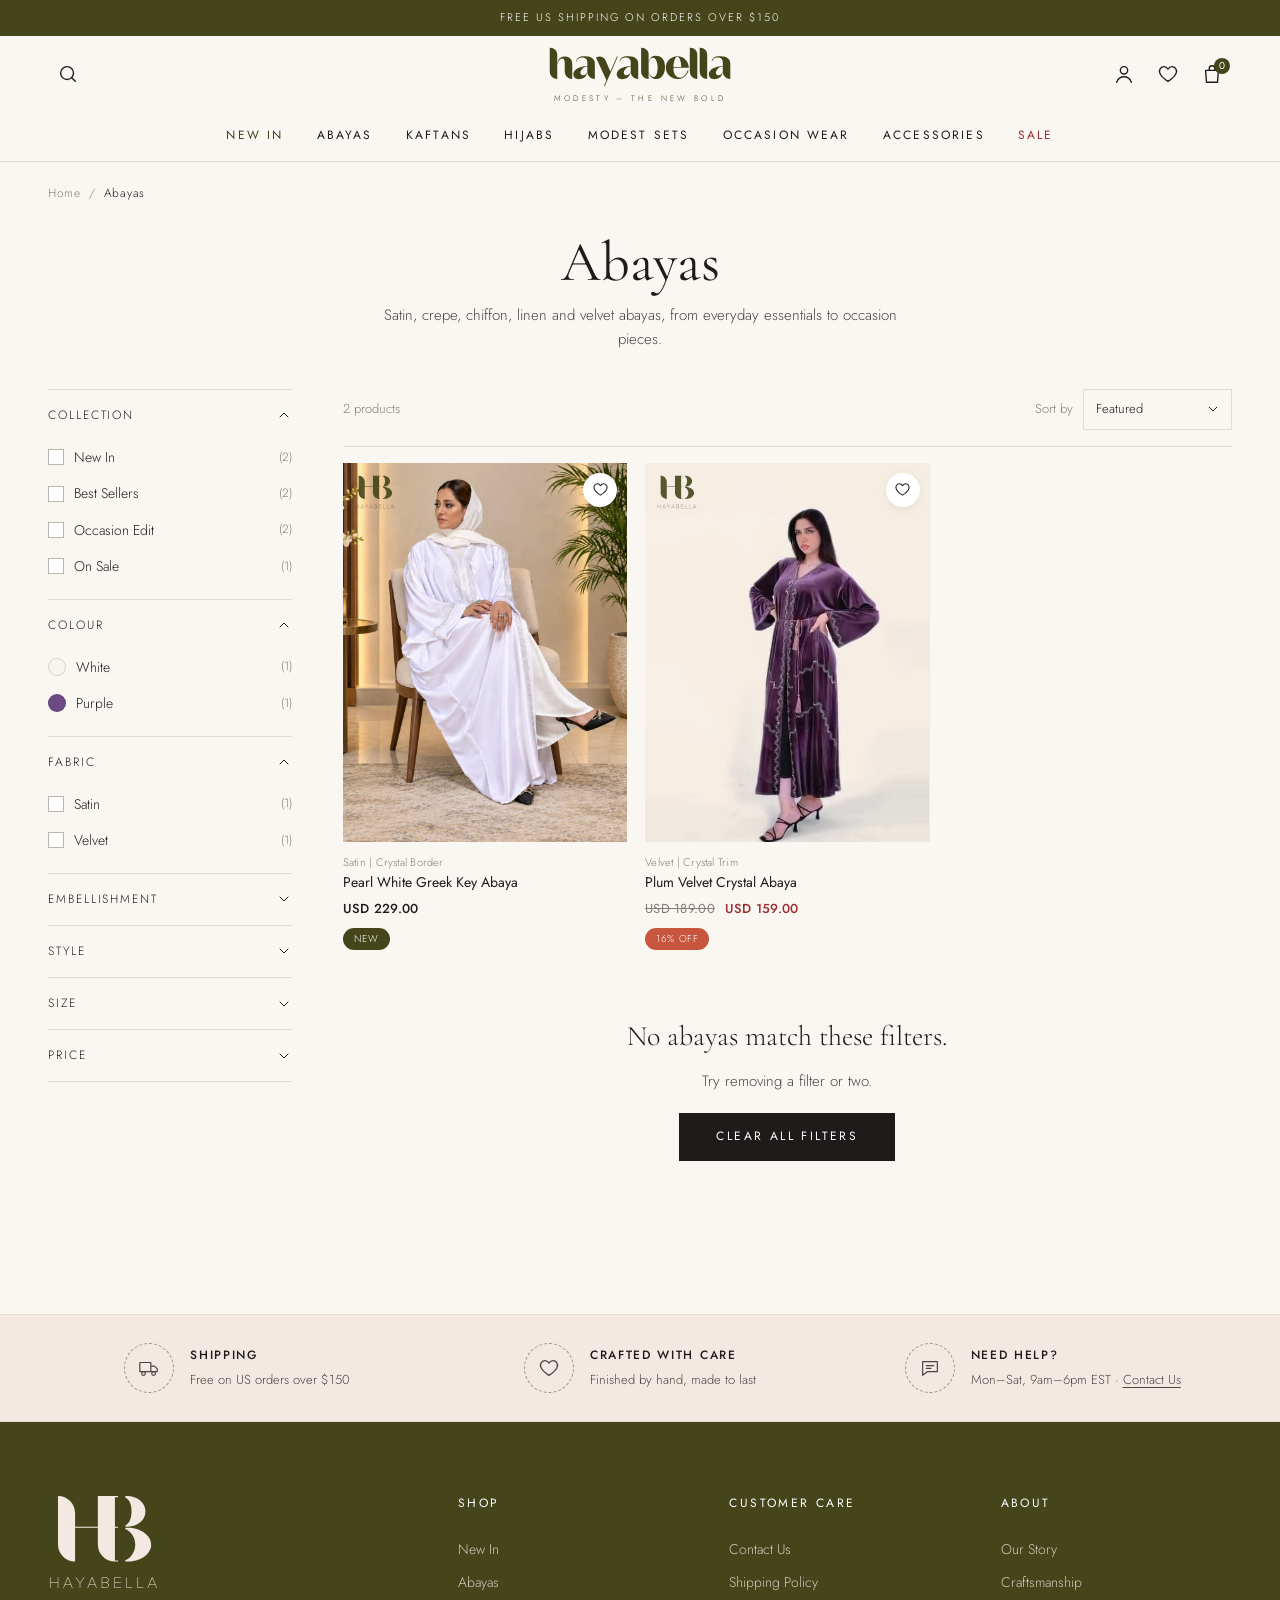
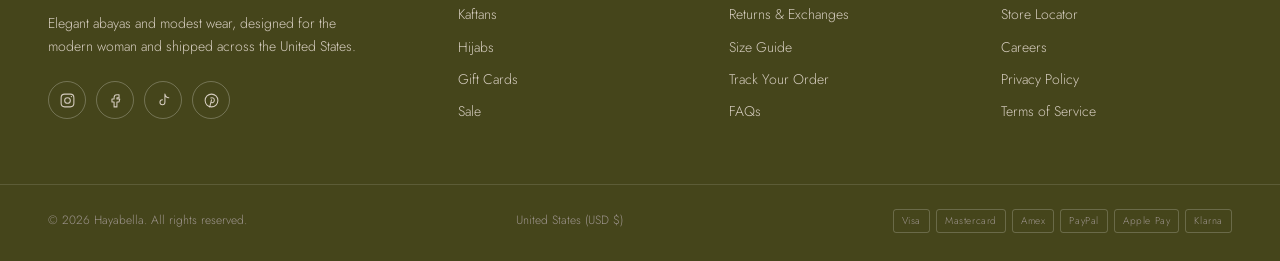
<file: collection.html>
<!DOCTYPE html>
<html lang="en-US">
<head>
  <meta charset="UTF-8">
  <meta name="viewport" content="width=device-width, initial-scale=1">
  <title>Shop Abayas | Hayabella – USA</title>
  <meta name="description" content="Shop elegant abayas, kaftans, hijabs and modest sets designed for everyday and occasion. Free US shipping on orders over $150.">
  <meta name="theme-color" content="#1E1B1A">
  <link rel="icon" href="assets/images/brand/hb-monogram.svg" type="image/svg+xml">
  <link rel="preconnect" href="https://fonts.googleapis.com">
  <link rel="preconnect" href="https://fonts.gstatic.com" crossorigin>
  <link href="https://fonts.googleapis.com/css2?family=Cormorant+Garamond:ital,wght@0,400;0,500;0,600;1,400&family=Jost:wght@300;400;500&display=swap" rel="stylesheet">
  <link rel="stylesheet" href="assets/css/styles.css?v=20261120a">
</head>
<body>

  <!-- SVG icon sprite -->
  <svg width="0" height="0" style="position:absolute" aria-hidden="true">
    <symbol id="i-search" viewBox="0 0 24 24"><circle cx="11" cy="11" r="7" fill="none" stroke="currentColor" stroke-width="1.5"/><path d="M20 20l-4-4" stroke="currentColor" stroke-width="1.5" stroke-linecap="round"/></symbol>
    <symbol id="i-user" viewBox="0 0 24 24"><circle cx="12" cy="8" r="4" fill="none" stroke="currentColor" stroke-width="1.5"/><path d="M4 21c1.5-4 4.5-6 8-6s6.5 2 8 6" fill="none" stroke="currentColor" stroke-width="1.5" stroke-linecap="round"/></symbol>
    <symbol id="i-heart" viewBox="0 0 24 24"><path d="M12 20s-7.5-4.6-9-9.2C1.9 7.3 4.2 4 7.6 4c2 0 3.4 1.1 4.4 2.6C13 5.1 14.4 4 16.4 4c3.4 0 5.7 3.3 4.6 6.8C19.5 15.4 12 20 12 20z" fill="none" stroke="currentColor" stroke-width="1.5" stroke-linejoin="round"/></symbol>
    <symbol id="i-bag" viewBox="0 0 24 24"><path d="M5 8h14l-1 13H6L5 8z" fill="none" stroke="currentColor" stroke-width="1.5" stroke-linejoin="round"/><path d="M9 8V6a3 3 0 016 0v2" fill="none" stroke="currentColor" stroke-width="1.5"/></symbol>
    <symbol id="i-menu" viewBox="0 0 24 24"><path d="M3 7h18M3 12h18M3 17h18" stroke="currentColor" stroke-width="1.5" stroke-linecap="round"/></symbol>
    <symbol id="i-close" viewBox="0 0 24 24"><path d="M5 5l14 14M19 5L5 19" stroke="currentColor" stroke-width="1.5" stroke-linecap="round"/></symbol>
    <symbol id="i-left" viewBox="0 0 24 24"><path d="M15 5l-7 7 7 7" fill="none" stroke="currentColor" stroke-width="1.5" stroke-linecap="round" stroke-linejoin="round"/></symbol>
    <symbol id="i-right" viewBox="0 0 24 24"><path d="M9 5l7 7-7 7" fill="none" stroke="currentColor" stroke-width="1.5" stroke-linecap="round" stroke-linejoin="round"/></symbol>
    <symbol id="i-truck" viewBox="0 0 24 24"><path d="M2 6h12v10H2zM14 10h4l3 3v3h-7" fill="none" stroke="currentColor" stroke-width="1.3" stroke-linejoin="round"/><circle cx="6" cy="18" r="2" fill="none" stroke="currentColor" stroke-width="1.3"/><circle cx="17" cy="18" r="2" fill="none" stroke="currentColor" stroke-width="1.3"/></symbol>
    <symbol id="i-return" viewBox="0 0 24 24"><path d="M4 9h11a5 5 0 010 10H9" fill="none" stroke="currentColor" stroke-width="1.3" stroke-linecap="round"/><path d="M8 5L4 9l4 4" fill="none" stroke="currentColor" stroke-width="1.3" stroke-linecap="round" stroke-linejoin="round"/></symbol>
    <symbol id="i-lock" viewBox="0 0 24 24"><rect x="5" y="10" width="14" height="10" rx="1.5" fill="none" stroke="currentColor" stroke-width="1.3"/><path d="M8 10V7a4 4 0 018 0v3" fill="none" stroke="currentColor" stroke-width="1.3"/></symbol>
    <symbol id="i-flag" viewBox="0 0 24 24"><path d="M5 21V4M5 4h12l-2 4 2 4H5" fill="none" stroke="currentColor" stroke-width="1.3" stroke-linejoin="round"/></symbol>
    <symbol id="i-instagram" viewBox="0 0 24 24"><rect x="3" y="3" width="18" height="18" rx="5" fill="none" stroke="currentColor" stroke-width="1.5"/><circle cx="12" cy="12" r="4" fill="none" stroke="currentColor" stroke-width="1.5"/><circle cx="17.5" cy="6.5" r="1" fill="currentColor"/></symbol>
    <symbol id="i-facebook" viewBox="0 0 24 24"><path d="M14 8h3V4h-3a4 4 0 00-4 4v2H7v4h3v7h4v-7h3l1-4h-4V8z" fill="none" stroke="currentColor" stroke-width="1.5" stroke-linejoin="round"/></symbol>
    <symbol id="i-tiktok" viewBox="0 0 24 24"><path d="M14 3v11.5a3.5 3.5 0 11-3.5-3.5M14 3c.5 3 2.5 5 5.5 5" fill="none" stroke="currentColor" stroke-width="1.5" stroke-linecap="round"/></symbol>
    <symbol id="i-chat" viewBox="0 0 24 24"><path d="M4 5h16v11H9l-5 4V5z" fill="none" stroke="currentColor" stroke-width="1.3" stroke-linejoin="round"/><path d="M8 9.5h8M8 12.5h5" stroke="currentColor" stroke-width="1.3" stroke-linecap="round"/></symbol>
    <symbol id="i-pinterest" viewBox="0 0 24 24"><circle cx="12" cy="12" r="9" fill="none" stroke="currentColor" stroke-width="1.5"/><path d="M11 8.5c3-1 5 .5 5 3s-2 4-3.5 3.5M12 11l-2.5 10" fill="none" stroke="currentColor" stroke-width="1.5" stroke-linecap="round"/></symbol>
    <symbol id="i-minus" viewBox="0 0 24 24"><path d="M5 12h14" stroke="currentColor" stroke-width="1.5" stroke-linecap="round"/></symbol>
    <symbol id="i-plus" viewBox="0 0 24 24"><path d="M12 5v14M5 12h14" stroke="currentColor" stroke-width="1.5" stroke-linecap="round"/></symbol>
    <symbol id="i-filter" viewBox="0 0 24 24"><path d="M4 7h10M18 7h2M4 17h4M12 17h8" stroke="currentColor" stroke-width="1.5" stroke-linecap="round"/><circle cx="16" cy="7" r="2" fill="none" stroke="currentColor" stroke-width="1.5"/><circle cx="10" cy="17" r="2" fill="none" stroke="currentColor" stroke-width="1.5"/></symbol>
    <symbol id="i-chev" viewBox="0 0 24 24"><path d="M6 9l6 6 6-6" fill="none" stroke="currentColor" stroke-width="1.5" stroke-linecap="round" stroke-linejoin="round"/></symbol>
    <symbol id="i-ruler" viewBox="0 0 24 24"><rect x="2.5" y="8" width="19" height="8" rx="1" fill="none" stroke="currentColor" stroke-width="1.3"/><path d="M6 8v3M9 8v2M12 8v3M15 8v2M18 8v3" stroke="currentColor" stroke-width="1.3"/></symbol>
  </svg>

  <!-- Announcement bar -->
  <div class="announcement" role="region" aria-label="Announcements">
    <div class="announcement__track" data-announcement>
      <p class="is-active">Free US shipping on orders over $150</p>
      <p>New: The Autumn Edit — shop now</p>
      <p>Easy 30-day returns &amp; exchanges nationwide</p>
    </div>
  </div>

  <!-- Header -->
  <header class="header" data-header>
    <div class="header__inner container">
      <div class="header__left">
        <button class="icon-btn header__burger" aria-label="Open menu" data-open-drawer><svg><use href="#i-menu"/></svg></button>
        <button class="icon-btn" aria-label="Search" data-open-search><svg><use href="#i-search"/></svg></button>
      </div>

      <a href="index.html" class="logo" aria-label="Hayabella home">
        <img src="assets/images/brand/hayabella-wordmark.svg" alt="Hayabella" class="logo__img" width="182" height="40">
        <span class="logo__sub">Modesty &ndash; The New Bold</span>
      </a>

      <div class="header__right">
        <a href="#" class="icon-btn hide-sm" aria-label="Account"><svg><use href="#i-user"/></svg></a>
        <a href="wishlist.html" class="icon-btn hide-sm" aria-label="Wishlist"><svg><use href="#i-heart"/></svg><span class="cart-count wish-count" data-wish-count hidden>0</span></a>
        <a href="cart.html" class="icon-btn cart-btn" aria-label="Bag"><svg><use href="#i-bag"/></svg><span class="cart-count" data-cart-count>0</span></a>
      </div>
    </div>

    <nav class="nav" aria-label="Primary">
      <ul class="nav__list container">
        <li><a href="collection.html?edit=new" class="nav__link nav__link--accent">New In</a></li>
        <li class="has-mega">
          <a href="collection.html" class="nav__link">Abayas</a>
          <div class="mega">
            <div class="mega__inner container">
              <div class="mega__col">
                <h4>Shop by Style</h4>
                <a href="collection.html?fabric=Crepe,Linen">Everyday Abayas</a><a href="collection.html?cut=Open">Open Front</a><a href="collection.html?cut=Closed">Closed Abayas</a><a href="collection.html?cut=Kimono">Kimono Abayas</a><a href="collection.html?cut=Belted">Belted Abayas</a>
              </div>
              <div class="mega__col">
                <h4>Shop by Fabric</h4>
                <a href="collection.html?fabric=Nida">Nida</a><a href="collection.html?fabric=Crepe">Crepe</a><a href="collection.html?fabric=Linen">Linen</a><a href="collection.html?fabric=Chiffon">Chiffon</a><a href="collection.html?fabric=Satin">Satin</a>
              </div>
              <div class="mega__col">
                <h4>Shop by Color</h4>
                <a href="collection.html?color=Black">Classic Black</a><a href="collection.html?color=White,Neutral">Neutrals</a><a href="collection.html?color=Red,Grey,Green">Earth Tones</a><a href="collection.html?color=Pink,Blue,Purple">Pastels</a>
              </div>
              <a href="collection.html?style=Embroidered" class="mega__promo">
                <img src="assets/images/photos/ivory-pearl-detail.jpg" alt="" loading="lazy">
                <span>The Embroidered Edit</span>
              </a>
            </div>
          </div>
        </li>
        <li><a href="collection.html?cut=Butterfly" class="nav__link">Kaftans</a></li>
        <li><a href="#" class="nav__link">Hijabs</a></li>
        <li><a href="#" class="nav__link">Modest Sets</a></li>
        <li><a href="collection.html?edit=occasion" class="nav__link">Occasion Wear</a></li>
        <li><a href="#" class="nav__link">Accessories</a></li>
        <li><a href="collection.html?edit=sale" class="nav__link nav__link--sale">Sale</a></li>
      </ul>
    </nav>
  </header>

  <!-- Mobile drawer -->
  <div class="drawer" data-drawer aria-hidden="true">
    <div class="drawer__overlay" data-close-drawer></div>
    <aside class="drawer__panel" aria-label="Menu">
      <div class="drawer__head">
        <img src="assets/images/brand/hayabella-wordmark.svg" alt="Hayabella" class="logo__img logo__img--sm" width="137" height="30">
        <button class="icon-btn" aria-label="Close menu" data-close-drawer><svg><use href="#i-close"/></svg></button>
      </div>
      <ul class="drawer__list">
        <li><a href="collection.html?edit=new">New In</a></li>
        <li><a href="collection.html">Abayas</a></li>
        <li><a href="collection.html?cut=Butterfly">Kaftans</a></li>
        <li><a href="#">Hijabs</a></li>
        <li><a href="#">Modest Sets</a></li>
        <li><a href="collection.html?edit=occasion">Occasion Wear</a></li>
        <li><a href="#">Accessories</a></li>
        <li><a href="collection.html?edit=sale" class="nav__link--sale">Sale</a></li>
      </ul>
      <div class="drawer__foot">
        <a href="#"><svg><use href="#i-user"/></svg> Sign in / Register</a>
        <a href="wishlist.html"><svg><use href="#i-heart"/></svg> Wishlist</a>
        <span class="drawer__region">United States (USD $)</span>
      </div>
    </aside>
  </div>

  <!-- Search overlay -->
  <div class="search" data-search aria-hidden="true">
    <div class="search__inner container">
      <form class="search__form" role="search" onsubmit="return false">
        <svg><use href="#i-search"/></svg>
        <input type="search" placeholder="Search abayas, kaftans, hijabs…" aria-label="Search" data-search-input>
        <button type="button" class="icon-btn" aria-label="Close search" data-close-search><svg><use href="#i-close"/></svg></button>
      </form>
      <div class="search__popular">
        <span>Popular:</span>
        <a href="#">Black abaya</a><a href="#">Open front</a><a href="#">Eid collection</a><a href="collection.html?fabric=Linen">Linen</a><a href="#">Jersey hijab</a>
      </div>
    </div>
  </div>

  <main class="plp-page">
    <nav class="breadcrumb container" aria-label="Breadcrumb">
      <a href="index.html">Home</a><span>/</span><span aria-current="page" data-plp-crumb>Abayas</span>
    </nav>

    <header class="plp-hero container">
      <h1 class="plp-hero__title" data-plp-title>Abayas</h1>
      <p class="plp-hero__text" data-plp-intro>Satin, crepe, chiffon, linen and velvet abayas, from everyday essentials to occasion pieces.</p>
    </header>

    <section class="plp container" data-plp>
      <!-- Filters: sidebar on desktop, slide-in panel on mobile -->
      <aside class="plp-filters" aria-label="Filters" data-plp-filters>
        <div class="plp-filters__head">
          <h2>Filter</h2>
          <button type="button" class="icon-btn" aria-label="Close filters" data-close-filters><svg><use href="#i-close"/></svg></button>
        </div>
        <div class="plp-filters__body" data-plp-groups></div>
        <div class="plp-filters__foot">
          <button type="button" class="btn btn--outline" data-clear-all>Clear all</button>
          <button type="button" class="btn btn--dark" data-close-filters data-plp-show>Show results</button>
        </div>
      </aside>
      <div class="plp-filters__overlay" data-close-filters></div>

      <div class="plp-main">
        <div class="plp-toolbar">
          <button type="button" class="plp-toolbar__filter" data-open-filters><svg><use href="#i-filter"/></svg> Filter <span data-plp-active-count></span></button>
          <p class="plp-toolbar__count" data-plp-count aria-live="polite"></p>
          <label class="plp-sort">
            <span>Sort by</span>
            <select data-plp-sort>
              <option value="featured">Featured</option>
              <option value="new">New Arrivals</option>
              <option value="price-asc">Price: Low to High</option>
              <option value="price-desc">Price: High to Low</option>
              <option value="name">Name: A–Z</option>
            </select>
          </label>
        </div>
        <div class="plp-chips" data-plp-chips></div>
        <div class="plp-grid" data-plp-grid></div>
        <div class="plp-empty" data-plp-empty hidden>
          <p class="plp-empty__title">No abayas match these filters.</p>
          <p>Try removing a filter or two.</p>
          <button type="button" class="btn btn--dark" data-clear-all>Clear all filters</button>
        </div>
      </div>
    </section>

    <!-- Benefits bar -->
    <section class="perks" aria-label="Shopping with Hayabella">
      <div class="perks__inner container">
        <div class="perk">
          <span class="perk__icon"><svg><use href="#i-truck"/></svg></span>
          <div><strong>Shipping</strong><span>Free on US orders over $150</span></div>
        </div>
        <div class="perk">
          <span class="perk__icon"><svg><use href="#i-heart"/></svg></span>
          <div><strong>Crafted with Care</strong><span>Finished by hand, made to last</span></div>
        </div>
        <div class="perk">
          <span class="perk__icon"><svg><use href="#i-chat"/></svg></span>
          <div><strong>Need Help?</strong><span>Mon–Sat, 9am–6pm EST · <a href="#">Contact Us</a></span></div>
        </div>
      </div>
    </section>
  </main>

  <!-- Footer -->
  <footer class="footer">
    <div class="container footer__grid">
      <div class="footer__brand">
        <img src="assets/images/brand/hb-logo-full-light.svg" alt="Hayabella" class="footer__logo" width="116" height="100">
        <p>Elegant abayas and modest wear, designed for the modern woman and shipped across the United States.</p>
        <div class="socials">
          <a href="#" aria-label="Instagram"><svg><use href="#i-instagram"/></svg></a>
          <a href="#" aria-label="Facebook"><svg><use href="#i-facebook"/></svg></a>
          <a href="#" aria-label="TikTok"><svg><use href="#i-tiktok"/></svg></a>
          <a href="#" aria-label="Pinterest"><svg><use href="#i-pinterest"/></svg></a>
        </div>
      </div>
      <details class="footer__col" open>
        <summary>Shop</summary>
        <a href="collection.html?edit=new">New In</a><a href="collection.html">Abayas</a><a href="collection.html?cut=Butterfly">Kaftans</a><a href="#">Hijabs</a><a href="#">Gift Cards</a><a href="collection.html?edit=sale">Sale</a>
      </details>
      <details class="footer__col" open>
        <summary>Customer Care</summary>
        <a href="#">Contact Us</a><a href="#">Shipping Policy</a><a href="#">Returns &amp; Exchanges</a><a href="#">Size Guide</a><a href="#">Track Your Order</a><a href="#">FAQs</a>
      </details>
      <details class="footer__col" open>
        <summary>About</summary>
        <a href="#">Our Story</a><a href="#">Craftsmanship</a><a href="#">Store Locator</a><a href="#">Careers</a><a href="#">Privacy Policy</a><a href="#">Terms of Service</a>
      </details>
    </div>
    <div class="footer__bottom container">
      <span>&copy; <span data-year>2026</span> Hayabella. All rights reserved.</span>
      <span class="footer__region">United States (USD $)</span>
      <div class="payments" aria-label="Accepted payment methods">
        <span>Visa</span><span>Mastercard</span><span>Amex</span><span>PayPal</span><span>Apple Pay</span><span>Klarna</span>
      </div>
    </div>
  </footer>

  <div class="toast" role="status" aria-live="polite" data-toast></div>

  <script src="assets/js/catalog.js?v=20261120a"></script>
  <script src="assets/js/main.js?v=20261120a"></script>
  <script src="assets/js/collection.js?v=20261120a"></script>
</body>
</html>
</file>
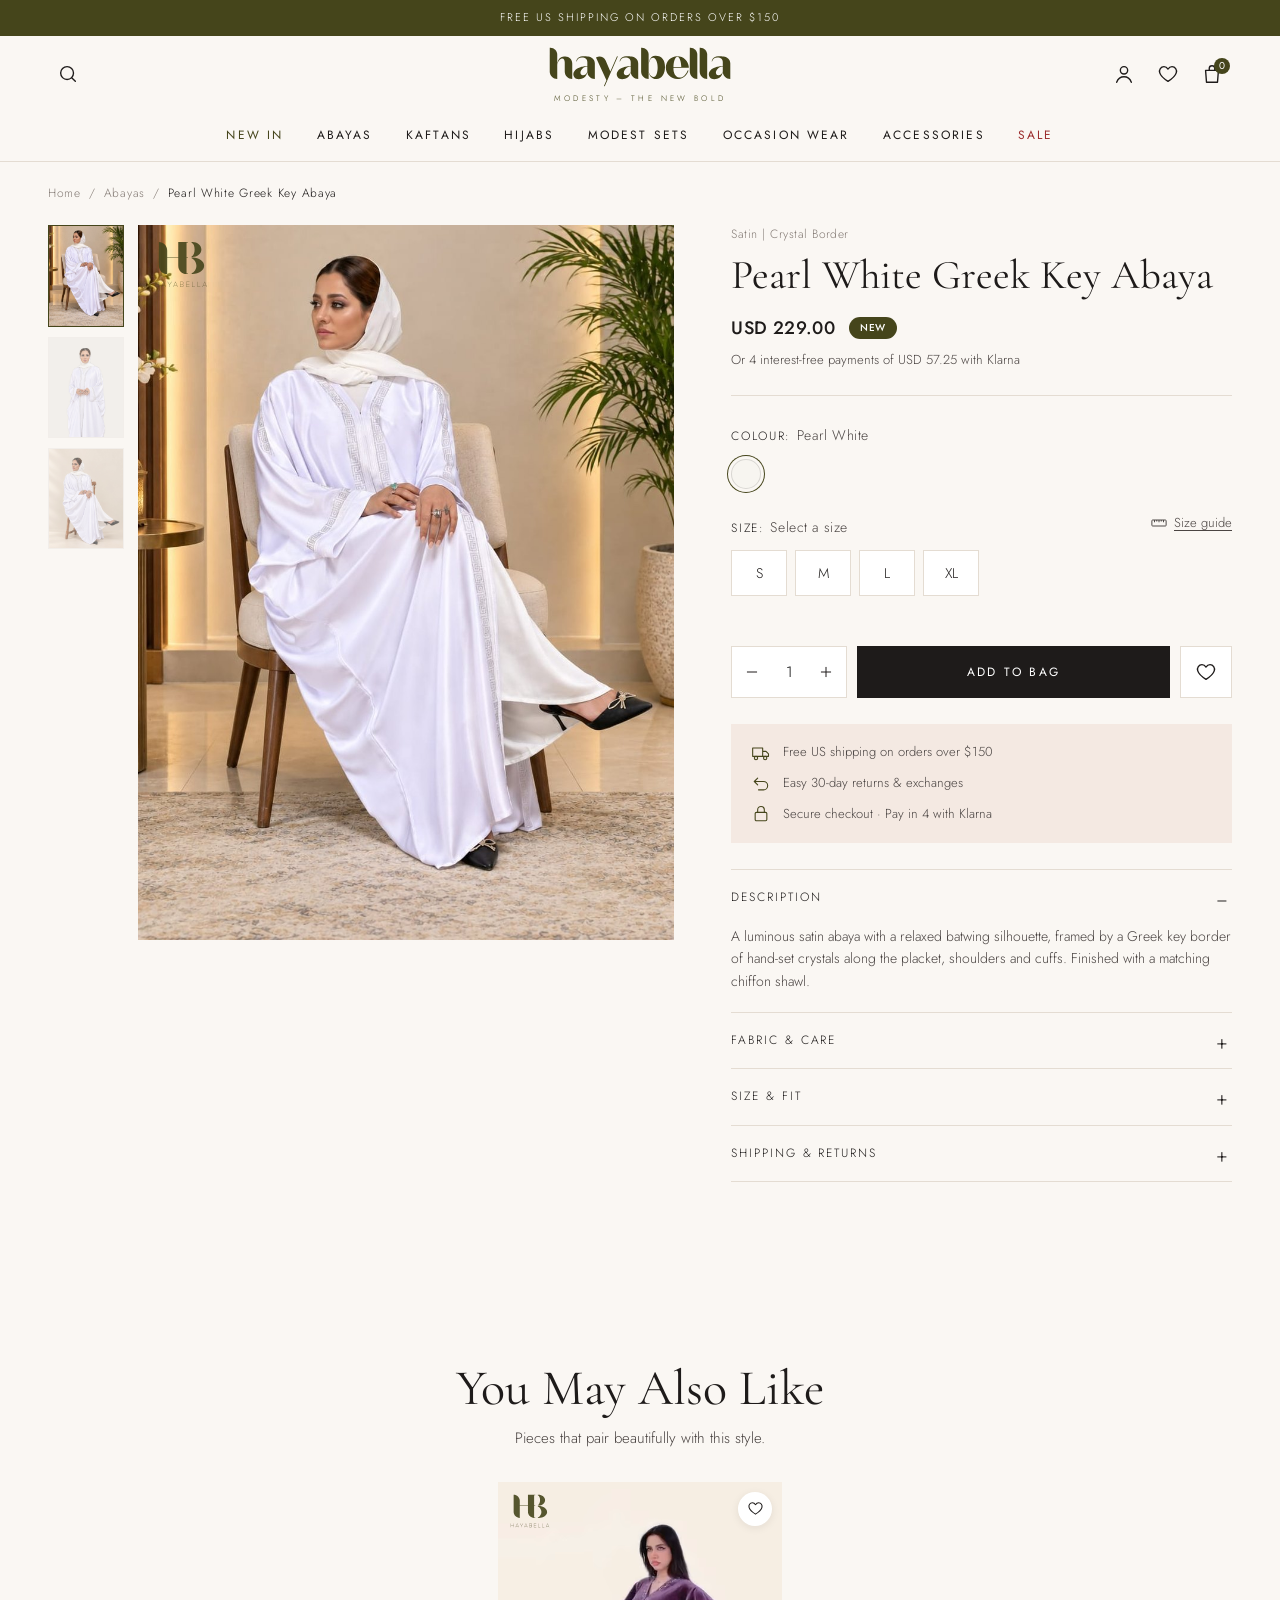
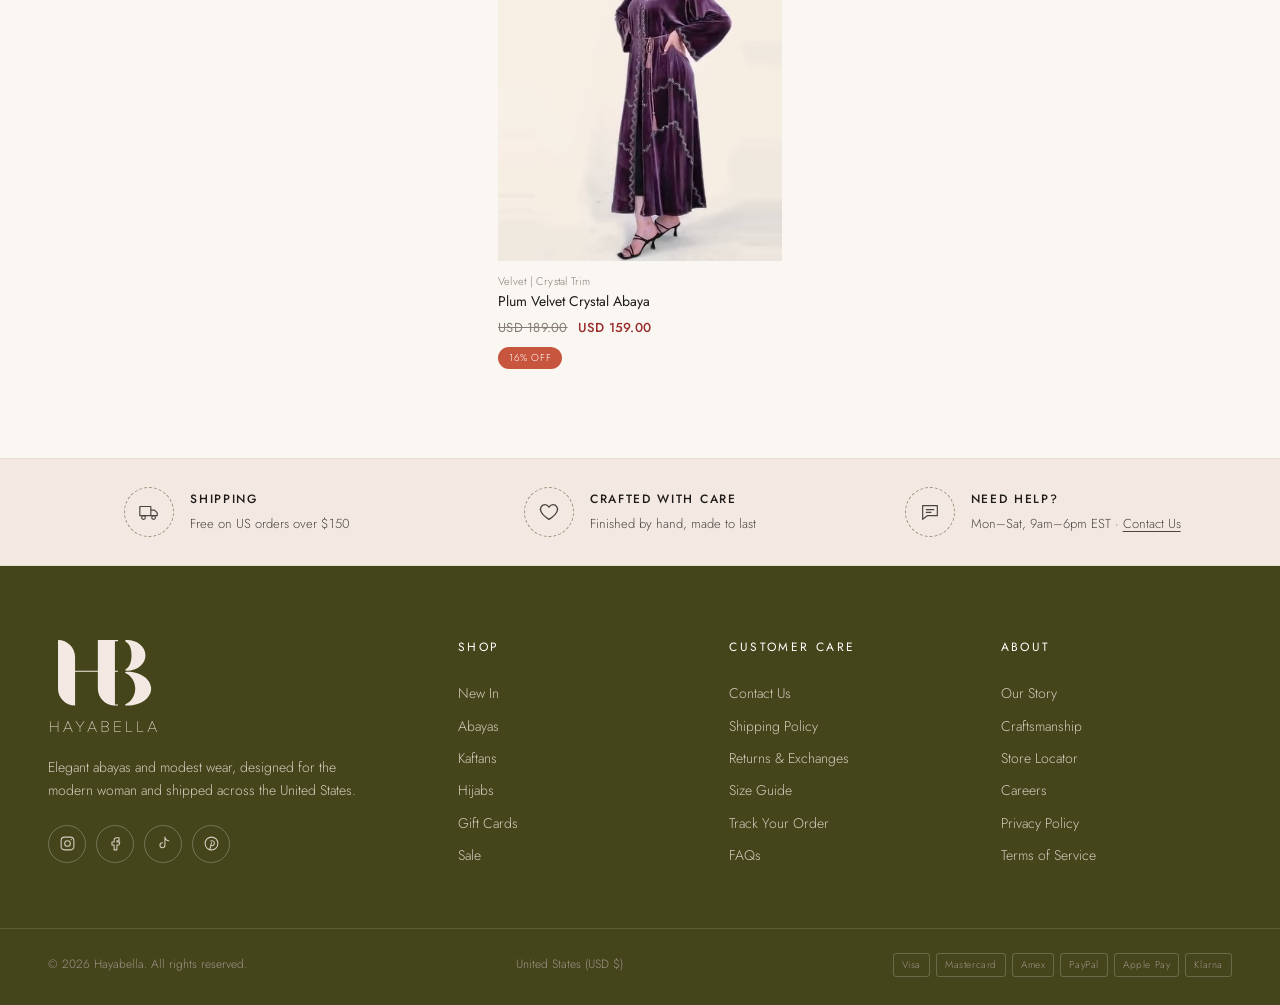
<file: product.html>
<!DOCTYPE html>
<html lang="en-US">
<head>
  <meta charset="UTF-8">
  <meta name="viewport" content="width=device-width, initial-scale=1">
  <title>Abaya | Hayabella – USA</title>
  <meta name="description" content="Shop elegant abayas, kaftans, hijabs and modest sets designed for everyday and occasion. Free US shipping on orders over $150.">
  <meta name="theme-color" content="#1E1B1A">
  <link rel="icon" href="assets/images/brand/hb-monogram.svg" type="image/svg+xml">
  <link rel="preconnect" href="https://fonts.googleapis.com">
  <link rel="preconnect" href="https://fonts.gstatic.com" crossorigin>
  <link href="https://fonts.googleapis.com/css2?family=Cormorant+Garamond:ital,wght@0,400;0,500;0,600;1,400&family=Jost:wght@300;400;500&display=swap" rel="stylesheet">
  <link rel="stylesheet" href="assets/css/styles.css?v=20261120a">
</head>
<body>

  <!-- SVG icon sprite -->
  <svg width="0" height="0" style="position:absolute" aria-hidden="true">
    <symbol id="i-search" viewBox="0 0 24 24"><circle cx="11" cy="11" r="7" fill="none" stroke="currentColor" stroke-width="1.5"/><path d="M20 20l-4-4" stroke="currentColor" stroke-width="1.5" stroke-linecap="round"/></symbol>
    <symbol id="i-user" viewBox="0 0 24 24"><circle cx="12" cy="8" r="4" fill="none" stroke="currentColor" stroke-width="1.5"/><path d="M4 21c1.5-4 4.5-6 8-6s6.5 2 8 6" fill="none" stroke="currentColor" stroke-width="1.5" stroke-linecap="round"/></symbol>
    <symbol id="i-heart" viewBox="0 0 24 24"><path d="M12 20s-7.5-4.6-9-9.2C1.9 7.3 4.2 4 7.6 4c2 0 3.4 1.1 4.4 2.6C13 5.1 14.4 4 16.4 4c3.4 0 5.7 3.3 4.6 6.8C19.5 15.4 12 20 12 20z" fill="none" stroke="currentColor" stroke-width="1.5" stroke-linejoin="round"/></symbol>
    <symbol id="i-bag" viewBox="0 0 24 24"><path d="M5 8h14l-1 13H6L5 8z" fill="none" stroke="currentColor" stroke-width="1.5" stroke-linejoin="round"/><path d="M9 8V6a3 3 0 016 0v2" fill="none" stroke="currentColor" stroke-width="1.5"/></symbol>
    <symbol id="i-menu" viewBox="0 0 24 24"><path d="M3 7h18M3 12h18M3 17h18" stroke="currentColor" stroke-width="1.5" stroke-linecap="round"/></symbol>
    <symbol id="i-close" viewBox="0 0 24 24"><path d="M5 5l14 14M19 5L5 19" stroke="currentColor" stroke-width="1.5" stroke-linecap="round"/></symbol>
    <symbol id="i-left" viewBox="0 0 24 24"><path d="M15 5l-7 7 7 7" fill="none" stroke="currentColor" stroke-width="1.5" stroke-linecap="round" stroke-linejoin="round"/></symbol>
    <symbol id="i-right" viewBox="0 0 24 24"><path d="M9 5l7 7-7 7" fill="none" stroke="currentColor" stroke-width="1.5" stroke-linecap="round" stroke-linejoin="round"/></symbol>
    <symbol id="i-truck" viewBox="0 0 24 24"><path d="M2 6h12v10H2zM14 10h4l3 3v3h-7" fill="none" stroke="currentColor" stroke-width="1.3" stroke-linejoin="round"/><circle cx="6" cy="18" r="2" fill="none" stroke="currentColor" stroke-width="1.3"/><circle cx="17" cy="18" r="2" fill="none" stroke="currentColor" stroke-width="1.3"/></symbol>
    <symbol id="i-return" viewBox="0 0 24 24"><path d="M4 9h11a5 5 0 010 10H9" fill="none" stroke="currentColor" stroke-width="1.3" stroke-linecap="round"/><path d="M8 5L4 9l4 4" fill="none" stroke="currentColor" stroke-width="1.3" stroke-linecap="round" stroke-linejoin="round"/></symbol>
    <symbol id="i-lock" viewBox="0 0 24 24"><rect x="5" y="10" width="14" height="10" rx="1.5" fill="none" stroke="currentColor" stroke-width="1.3"/><path d="M8 10V7a4 4 0 018 0v3" fill="none" stroke="currentColor" stroke-width="1.3"/></symbol>
    <symbol id="i-flag" viewBox="0 0 24 24"><path d="M5 21V4M5 4h12l-2 4 2 4H5" fill="none" stroke="currentColor" stroke-width="1.3" stroke-linejoin="round"/></symbol>
    <symbol id="i-instagram" viewBox="0 0 24 24"><rect x="3" y="3" width="18" height="18" rx="5" fill="none" stroke="currentColor" stroke-width="1.5"/><circle cx="12" cy="12" r="4" fill="none" stroke="currentColor" stroke-width="1.5"/><circle cx="17.5" cy="6.5" r="1" fill="currentColor"/></symbol>
    <symbol id="i-facebook" viewBox="0 0 24 24"><path d="M14 8h3V4h-3a4 4 0 00-4 4v2H7v4h3v7h4v-7h3l1-4h-4V8z" fill="none" stroke="currentColor" stroke-width="1.5" stroke-linejoin="round"/></symbol>
    <symbol id="i-tiktok" viewBox="0 0 24 24"><path d="M14 3v11.5a3.5 3.5 0 11-3.5-3.5M14 3c.5 3 2.5 5 5.5 5" fill="none" stroke="currentColor" stroke-width="1.5" stroke-linecap="round"/></symbol>
    <symbol id="i-chat" viewBox="0 0 24 24"><path d="M4 5h16v11H9l-5 4V5z" fill="none" stroke="currentColor" stroke-width="1.3" stroke-linejoin="round"/><path d="M8 9.5h8M8 12.5h5" stroke="currentColor" stroke-width="1.3" stroke-linecap="round"/></symbol>
    <symbol id="i-pinterest" viewBox="0 0 24 24"><circle cx="12" cy="12" r="9" fill="none" stroke="currentColor" stroke-width="1.5"/><path d="M11 8.5c3-1 5 .5 5 3s-2 4-3.5 3.5M12 11l-2.5 10" fill="none" stroke="currentColor" stroke-width="1.5" stroke-linecap="round"/></symbol>
    <symbol id="i-minus" viewBox="0 0 24 24"><path d="M5 12h14" stroke="currentColor" stroke-width="1.5" stroke-linecap="round"/></symbol>
    <symbol id="i-plus" viewBox="0 0 24 24"><path d="M12 5v14M5 12h14" stroke="currentColor" stroke-width="1.5" stroke-linecap="round"/></symbol>
    <symbol id="i-ruler" viewBox="0 0 24 24"><rect x="2.5" y="8" width="19" height="8" rx="1" fill="none" stroke="currentColor" stroke-width="1.3"/><path d="M6 8v3M9 8v2M12 8v3M15 8v2M18 8v3" stroke="currentColor" stroke-width="1.3"/></symbol>
  </svg>

  <!-- Announcement bar -->
  <div class="announcement" role="region" aria-label="Announcements">
    <div class="announcement__track" data-announcement>
      <p class="is-active">Free US shipping on orders over $150</p>
      <p>New: The Autumn Edit — shop now</p>
      <p>Easy 30-day returns &amp; exchanges nationwide</p>
    </div>
  </div>

  <!-- Header -->
  <header class="header" data-header>
    <div class="header__inner container">
      <div class="header__left">
        <button class="icon-btn header__burger" aria-label="Open menu" data-open-drawer><svg><use href="#i-menu"/></svg></button>
        <button class="icon-btn" aria-label="Search" data-open-search><svg><use href="#i-search"/></svg></button>
      </div>

      <a href="index.html" class="logo" aria-label="Hayabella home">
        <img src="assets/images/brand/hayabella-wordmark.svg" alt="Hayabella" class="logo__img" width="182" height="40">
        <span class="logo__sub">Modesty &ndash; The New Bold</span>
      </a>

      <div class="header__right">
        <a href="#" class="icon-btn hide-sm" aria-label="Account"><svg><use href="#i-user"/></svg></a>
        <a href="wishlist.html" class="icon-btn hide-sm" aria-label="Wishlist"><svg><use href="#i-heart"/></svg><span class="cart-count wish-count" data-wish-count hidden>0</span></a>
        <a href="cart.html" class="icon-btn cart-btn" aria-label="Bag"><svg><use href="#i-bag"/></svg><span class="cart-count" data-cart-count>0</span></a>
      </div>
    </div>

    <nav class="nav" aria-label="Primary">
      <ul class="nav__list container">
        <li><a href="collection.html?edit=new" class="nav__link nav__link--accent">New In</a></li>
        <li class="has-mega">
          <a href="collection.html" class="nav__link">Abayas</a>
          <div class="mega">
            <div class="mega__inner container">
              <div class="mega__col">
                <h4>Shop by Style</h4>
                <a href="collection.html?fabric=Crepe,Linen">Everyday Abayas</a><a href="collection.html?cut=Open">Open Front</a><a href="collection.html?cut=Closed">Closed Abayas</a><a href="collection.html?cut=Kimono">Kimono Abayas</a><a href="collection.html?cut=Belted">Belted Abayas</a>
              </div>
              <div class="mega__col">
                <h4>Shop by Fabric</h4>
                <a href="collection.html?fabric=Nida">Nida</a><a href="collection.html?fabric=Crepe">Crepe</a><a href="collection.html?fabric=Linen">Linen</a><a href="collection.html?fabric=Chiffon">Chiffon</a><a href="collection.html?fabric=Satin">Satin</a>
              </div>
              <div class="mega__col">
                <h4>Shop by Color</h4>
                <a href="collection.html?color=Black">Classic Black</a><a href="collection.html?color=White,Neutral">Neutrals</a><a href="collection.html?color=Red,Grey,Green">Earth Tones</a><a href="collection.html?color=Pink,Blue,Purple">Pastels</a>
              </div>
              <a href="collection.html?style=Embroidered" class="mega__promo">
                <img src="assets/images/photos/ivory-pearl-detail.jpg" alt="" loading="lazy">
                <span>The Embroidered Edit</span>
              </a>
            </div>
          </div>
        </li>
        <li><a href="collection.html?cut=Butterfly" class="nav__link">Kaftans</a></li>
        <li><a href="#" class="nav__link">Hijabs</a></li>
        <li><a href="#" class="nav__link">Modest Sets</a></li>
        <li><a href="collection.html?edit=occasion" class="nav__link">Occasion Wear</a></li>
        <li><a href="#" class="nav__link">Accessories</a></li>
        <li><a href="collection.html?edit=sale" class="nav__link nav__link--sale">Sale</a></li>
      </ul>
    </nav>
  </header>

  <!-- Mobile drawer -->
  <div class="drawer" data-drawer aria-hidden="true">
    <div class="drawer__overlay" data-close-drawer></div>
    <aside class="drawer__panel" aria-label="Menu">
      <div class="drawer__head">
        <img src="assets/images/brand/hayabella-wordmark.svg" alt="Hayabella" class="logo__img logo__img--sm" width="137" height="30">
        <button class="icon-btn" aria-label="Close menu" data-close-drawer><svg><use href="#i-close"/></svg></button>
      </div>
      <ul class="drawer__list">
        <li><a href="collection.html?edit=new">New In</a></li>
        <li><a href="collection.html">Abayas</a></li>
        <li><a href="collection.html?cut=Butterfly">Kaftans</a></li>
        <li><a href="#">Hijabs</a></li>
        <li><a href="#">Modest Sets</a></li>
        <li><a href="collection.html?edit=occasion">Occasion Wear</a></li>
        <li><a href="#">Accessories</a></li>
        <li><a href="collection.html?edit=sale" class="nav__link--sale">Sale</a></li>
      </ul>
      <div class="drawer__foot">
        <a href="#"><svg><use href="#i-user"/></svg> Sign in / Register</a>
        <a href="wishlist.html"><svg><use href="#i-heart"/></svg> Wishlist</a>
        <span class="drawer__region">United States (USD $)</span>
      </div>
    </aside>
  </div>

  <!-- Search overlay -->
  <div class="search" data-search aria-hidden="true">
    <div class="search__inner container">
      <form class="search__form" role="search" onsubmit="return false">
        <svg><use href="#i-search"/></svg>
        <input type="search" placeholder="Search abayas, kaftans, hijabs…" aria-label="Search" data-search-input>
        <button type="button" class="icon-btn" aria-label="Close search" data-close-search><svg><use href="#i-close"/></svg></button>
      </form>
      <div class="search__popular">
        <span>Popular:</span>
        <a href="#">Black abaya</a><a href="#">Open front</a><a href="#">Eid collection</a><a href="collection.html?fabric=Linen">Linen</a><a href="#">Jersey hijab</a>
      </div>
    </div>
  </div>

  <main class="pdp-page">
    <nav class="breadcrumb container" aria-label="Breadcrumb">
      <a href="index.html">Home</a><span>/</span><a href="collection.html">Abayas</a><span>/</span><span aria-current="page" data-pdp-crumb></span>
    </nav>

    <!-- Product: filled in by product.js from catalog.js -->
    <section class="pdp container" data-pdp>
      <div class="pdp__gallery">
        <div class="pdp__thumbs" data-pdp-thumbs></div>
        <div class="pdp__stage-wrap">
          <div class="pdp__stage" data-pdp-stage></div>
          <button class="pdp__arrow pdp__arrow--prev" aria-label="Previous image" data-pdp-prev><svg><use href="#i-left"/></svg></button>
          <button class="pdp__arrow pdp__arrow--next" aria-label="Next image" data-pdp-next><svg><use href="#i-right"/></svg></button>
          <div class="pdp__dots" data-pdp-dots></div>
        </div>
      </div>

      <div class="pdp__info">
        <p class="pdp__tag" data-pdp-tag></p>
        <h1 class="pdp__title" data-pdp-title></h1>
        <div class="pdp__price" data-pdp-price></div>
        <p class="pdp__klarna" data-pdp-klarna></p>

        <div class="pdp__option">
          <p class="pdp__label">Colour: <span data-pdp-colour></span></p>
          <div class="pdp__swatches" data-pdp-swatches></div>
        </div>

        <div class="pdp__option">
          <div class="pdp__label-row">
            <p class="pdp__label">Size: <span data-pdp-size>Select a size</span></p>
            <button type="button" class="pdp__guide-link" data-open-guide><svg><use href="#i-ruler"/></svg> Size guide</button>
          </div>
          <div class="pdp__sizes" role="radiogroup" aria-label="Size" data-pdp-sizes></div>
          <p class="pdp__error" role="alert" data-pdp-error></p>
        </div>

        <div class="pdp__buy">
          <div class="qty" aria-label="Quantity">
            <button type="button" aria-label="Decrease quantity" data-qty="-1"><svg><use href="#i-minus"/></svg></button>
            <input type="number" value="1" min="1" max="10" aria-label="Quantity" data-qty-input>
            <button type="button" aria-label="Increase quantity" data-qty="1"><svg><use href="#i-plus"/></svg></button>
          </div>
          <button type="button" class="btn btn--dark pdp__add" data-pdp-add>Add to Bag</button>
          <button type="button" class="pdp__wish" aria-label="Add to wishlist" aria-pressed="false" data-pdp-wish><svg><use href="#i-heart"/></svg></button>
        </div>

        <ul class="pdp__assure">
          <li><svg><use href="#i-truck"/></svg> Free US shipping on orders over $150</li>
          <li><svg><use href="#i-return"/></svg> Easy 30-day returns &amp; exchanges</li>
          <li><svg><use href="#i-lock"/></svg> Secure checkout · Pay in 4 with Klarna</li>
        </ul>

        <div class="pdp__acc">
          <details open>
            <summary>Description</summary>
            <div data-pdp-desc></div>
          </details>
          <details>
            <summary>Fabric &amp; Care</summary>
            <div><p><strong>Fabric:</strong> <span data-pdp-fabric></span></p><p data-pdp-care></p></div>
          </details>
          <details>
            <summary>Size &amp; Fit</summary>
            <div><p>Relaxed, flowing fit. Our model is 5'7" and wears size M. Lengths are measured from shoulder to hem; if you are between sizes, choose the longer length.</p><p><button type="button" class="link-underline" data-open-guide>View size guide</button></p></div>
          </details>
          <details>
            <summary>Shipping &amp; Returns</summary>
            <div><p>Ships from the USA within 1–2 business days. Standard delivery 2–5 business days; free on orders over $150.</p><p>Returns and exchanges are accepted within 30 days of delivery on unworn items with tags attached.</p></div>
          </details>
        </div>
      </div>
    </section>

    <!-- Product slider: related -->
    <section class="rail" aria-label="You may also like" data-rail>
      <header class="rail__intro container">
        <h2 class="section__title">You May Also Like</h2>
        <p>Pieces that pair beautifully with this style.</p>
      </header>
      <div class="rail__body container">
        <div class="rail__viewport">
          <button class="rail__btn rail__btn--prev" aria-label="Previous products" data-rail-prev><svg><use href="#i-left"/></svg></button>
          <div class="rail__track" data-products="related"></div>
          <button class="rail__btn rail__btn--next" aria-label="Next products" data-rail-next><svg><use href="#i-right"/></svg></button>
        </div>
        <div class="rail__dots" data-rail-dots></div>
      </div>
    </section>

    <!-- Benefits bar -->
    <section class="perks" aria-label="Shopping with Hayabella">
      <div class="perks__inner container">
        <div class="perk">
          <span class="perk__icon"><svg><use href="#i-truck"/></svg></span>
          <div><strong>Shipping</strong><span>Free on US orders over $150</span></div>
        </div>
        <div class="perk">
          <span class="perk__icon"><svg><use href="#i-heart"/></svg></span>
          <div><strong>Crafted with Care</strong><span>Finished by hand, made to last</span></div>
        </div>
        <div class="perk">
          <span class="perk__icon"><svg><use href="#i-chat"/></svg></span>
          <div><strong>Need Help?</strong><span>Mon–Sat, 9am–6pm EST · <a href="#">Contact Us</a></span></div>
        </div>
      </div>
    </section>
  </main>

  <!-- Sticky add-to-bag bar (mobile) -->
  <div class="pdp-bar" data-pdp-bar>
    <div><p class="pdp-bar__name" data-pdp-bar-name></p><p class="pdp-bar__price" data-pdp-bar-price></p></div>
    <button type="button" class="btn btn--dark" data-pdp-bar-add>Add to Bag</button>
  </div>

  <!-- Size guide -->
  <dialog class="guide" data-guide aria-labelledby="guide-title">
    <div class="guide__head">
      <h2 id="guide-title">Size Guide</h2>
      <button type="button" class="icon-btn" aria-label="Close size guide" data-close-guide><svg><use href="#i-close"/></svg></button>
    </div>
    <p class="guide__note">Measurements in inches. Abayas are cut loose; choose by length and bust.</p>
    <div class="guide__table">
      <table>
        <thead><tr><th>Size</th><th>US</th><th>Length</th><th>Bust</th><th>Sleeve</th><th>Height</th></tr></thead>
        <tbody>
          <tr><td>XS</td><td>0–2</td><td>52"</td><td>44"</td><td>22"</td><td>5'0"–5'2"</td></tr>
          <tr><td>S</td><td>4–6</td><td>54"</td><td>46"</td><td>23"</td><td>5'2"–5'4"</td></tr>
          <tr><td>M</td><td>8–10</td><td>56"</td><td>48"</td><td>23.5"</td><td>5'4"–5'7"</td></tr>
          <tr><td>L</td><td>12–14</td><td>58"</td><td>51"</td><td>24"</td><td>5'7"–5'9"</td></tr>
          <tr><td>XL</td><td>16–18</td><td>60"</td><td>54"</td><td>24.5"</td><td>5'9"–5'11"</td></tr>
        </tbody>
      </table>
    </div>
  </dialog>

  <!-- Footer -->
  <footer class="footer">
    <div class="container footer__grid">
      <div class="footer__brand">
        <img src="assets/images/brand/hb-logo-full-light.svg" alt="Hayabella" class="footer__logo" width="116" height="100">
        <p>Elegant abayas and modest wear, designed for the modern woman and shipped across the United States.</p>
        <div class="socials">
          <a href="#" aria-label="Instagram"><svg><use href="#i-instagram"/></svg></a>
          <a href="#" aria-label="Facebook"><svg><use href="#i-facebook"/></svg></a>
          <a href="#" aria-label="TikTok"><svg><use href="#i-tiktok"/></svg></a>
          <a href="#" aria-label="Pinterest"><svg><use href="#i-pinterest"/></svg></a>
        </div>
      </div>
      <details class="footer__col" open>
        <summary>Shop</summary>
        <a href="collection.html?edit=new">New In</a><a href="collection.html">Abayas</a><a href="collection.html?cut=Butterfly">Kaftans</a><a href="#">Hijabs</a><a href="#">Gift Cards</a><a href="collection.html?edit=sale">Sale</a>
      </details>
      <details class="footer__col" open>
        <summary>Customer Care</summary>
        <a href="#">Contact Us</a><a href="#">Shipping Policy</a><a href="#">Returns &amp; Exchanges</a><a href="#">Size Guide</a><a href="#">Track Your Order</a><a href="#">FAQs</a>
      </details>
      <details class="footer__col" open>
        <summary>About</summary>
        <a href="#">Our Story</a><a href="#">Craftsmanship</a><a href="#">Store Locator</a><a href="#">Careers</a><a href="#">Privacy Policy</a><a href="#">Terms of Service</a>
      </details>
    </div>
    <div class="footer__bottom container">
      <span>&copy; <span data-year>2026</span> Hayabella. All rights reserved.</span>
      <span class="footer__region">United States (USD $)</span>
      <div class="payments" aria-label="Accepted payment methods">
        <span>Visa</span><span>Mastercard</span><span>Amex</span><span>PayPal</span><span>Apple Pay</span><span>Klarna</span>
      </div>
    </div>
  </footer>

  <div class="toast" role="status" aria-live="polite" data-toast></div>

  <script src="assets/js/catalog.js?v=20261120a"></script>
  <script src="assets/js/product.js?v=20261120a"></script>
  <script src="assets/js/main.js?v=20261120a"></script>
</body>
</html>
</file>
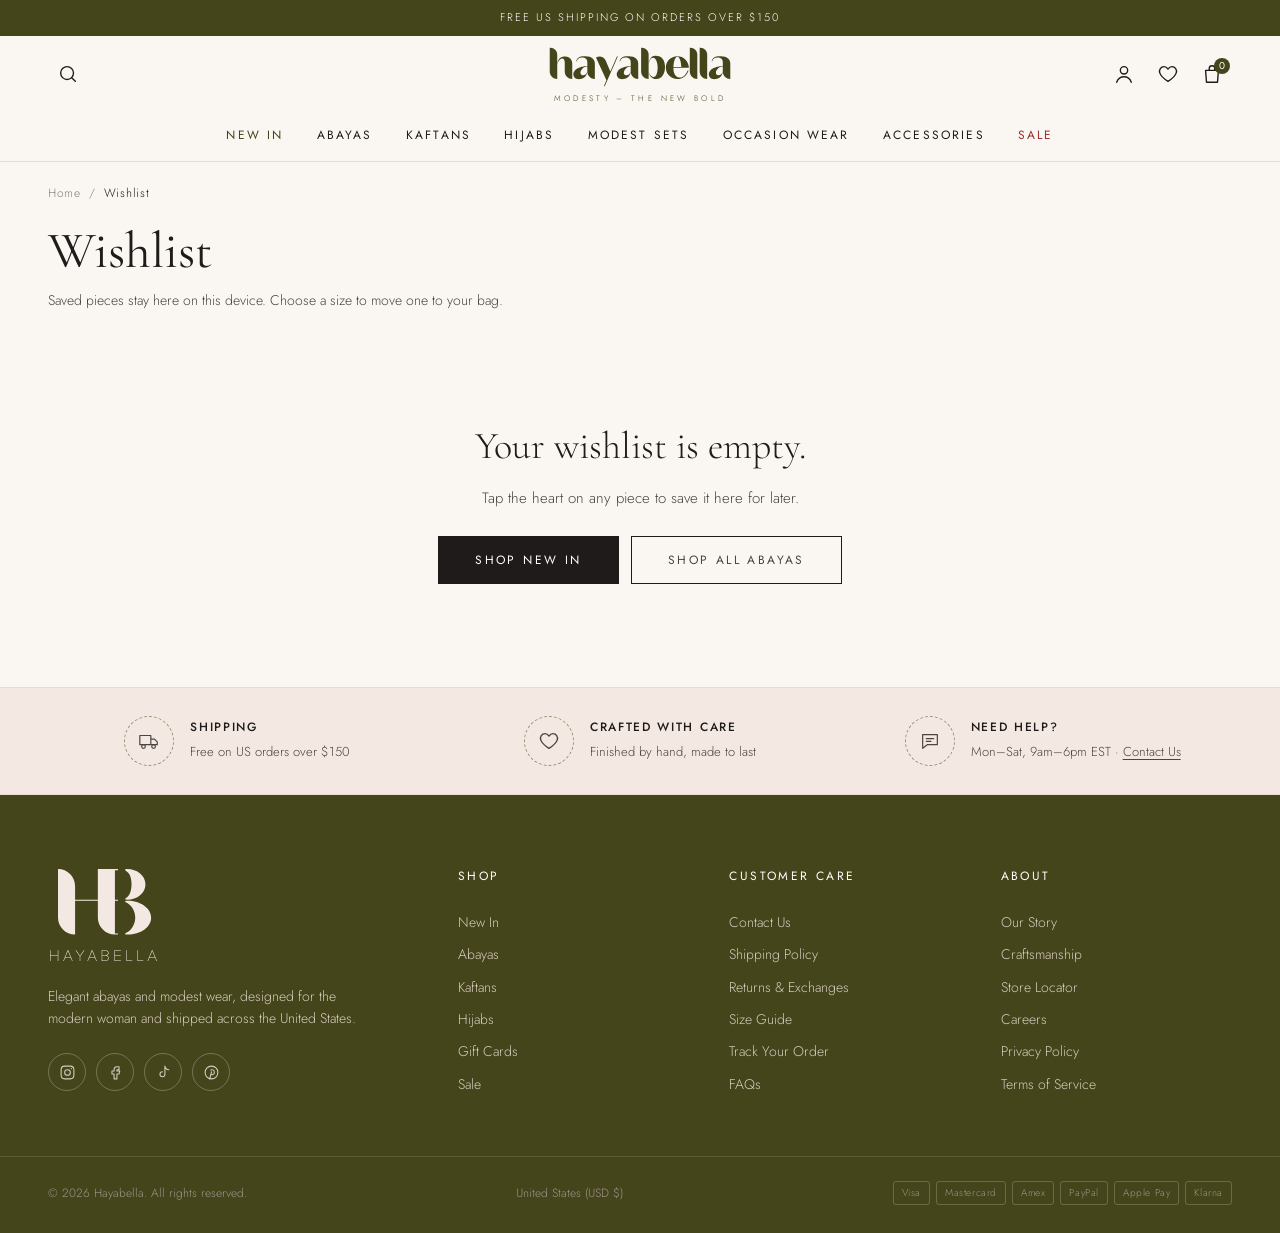
<file: wishlist.html>
<!DOCTYPE html>
<html lang="en-US">
<head>
  <meta charset="UTF-8">
  <meta name="viewport" content="width=device-width, initial-scale=1">
  <title>Wishlist | Hayabella – USA</title>
  <meta name="description" content="Shop elegant abayas, kaftans, hijabs and modest sets designed for everyday and occasion. Free US shipping on orders over $150.">
  <meta name="theme-color" content="#1E1B1A">
  <link rel="icon" href="assets/images/brand/hb-monogram.svg" type="image/svg+xml">
  <link rel="preconnect" href="https://fonts.googleapis.com">
  <link rel="preconnect" href="https://fonts.gstatic.com" crossorigin>
  <link href="https://fonts.googleapis.com/css2?family=Cormorant+Garamond:ital,wght@0,400;0,500;0,600;1,400&family=Jost:wght@300;400;500&display=swap" rel="stylesheet">
  <link rel="stylesheet" href="assets/css/styles.css?v=20261120a">
</head>
<body>

  <!-- SVG icon sprite -->
  <svg width="0" height="0" style="position:absolute" aria-hidden="true">
    <symbol id="i-search" viewBox="0 0 24 24"><circle cx="11" cy="11" r="7" fill="none" stroke="currentColor" stroke-width="1.5"/><path d="M20 20l-4-4" stroke="currentColor" stroke-width="1.5" stroke-linecap="round"/></symbol>
    <symbol id="i-user" viewBox="0 0 24 24"><circle cx="12" cy="8" r="4" fill="none" stroke="currentColor" stroke-width="1.5"/><path d="M4 21c1.5-4 4.5-6 8-6s6.5 2 8 6" fill="none" stroke="currentColor" stroke-width="1.5" stroke-linecap="round"/></symbol>
    <symbol id="i-heart" viewBox="0 0 24 24"><path d="M12 20s-7.5-4.6-9-9.2C1.9 7.3 4.2 4 7.6 4c2 0 3.4 1.1 4.4 2.6C13 5.1 14.4 4 16.4 4c3.4 0 5.7 3.3 4.6 6.8C19.5 15.4 12 20 12 20z" fill="none" stroke="currentColor" stroke-width="1.5" stroke-linejoin="round"/></symbol>
    <symbol id="i-bag" viewBox="0 0 24 24"><path d="M5 8h14l-1 13H6L5 8z" fill="none" stroke="currentColor" stroke-width="1.5" stroke-linejoin="round"/><path d="M9 8V6a3 3 0 016 0v2" fill="none" stroke="currentColor" stroke-width="1.5"/></symbol>
    <symbol id="i-menu" viewBox="0 0 24 24"><path d="M3 7h18M3 12h18M3 17h18" stroke="currentColor" stroke-width="1.5" stroke-linecap="round"/></symbol>
    <symbol id="i-close" viewBox="0 0 24 24"><path d="M5 5l14 14M19 5L5 19" stroke="currentColor" stroke-width="1.5" stroke-linecap="round"/></symbol>
    <symbol id="i-left" viewBox="0 0 24 24"><path d="M15 5l-7 7 7 7" fill="none" stroke="currentColor" stroke-width="1.5" stroke-linecap="round" stroke-linejoin="round"/></symbol>
    <symbol id="i-right" viewBox="0 0 24 24"><path d="M9 5l7 7-7 7" fill="none" stroke="currentColor" stroke-width="1.5" stroke-linecap="round" stroke-linejoin="round"/></symbol>
    <symbol id="i-truck" viewBox="0 0 24 24"><path d="M2 6h12v10H2zM14 10h4l3 3v3h-7" fill="none" stroke="currentColor" stroke-width="1.3" stroke-linejoin="round"/><circle cx="6" cy="18" r="2" fill="none" stroke="currentColor" stroke-width="1.3"/><circle cx="17" cy="18" r="2" fill="none" stroke="currentColor" stroke-width="1.3"/></symbol>
    <symbol id="i-return" viewBox="0 0 24 24"><path d="M4 9h11a5 5 0 010 10H9" fill="none" stroke="currentColor" stroke-width="1.3" stroke-linecap="round"/><path d="M8 5L4 9l4 4" fill="none" stroke="currentColor" stroke-width="1.3" stroke-linecap="round" stroke-linejoin="round"/></symbol>
    <symbol id="i-lock" viewBox="0 0 24 24"><rect x="5" y="10" width="14" height="10" rx="1.5" fill="none" stroke="currentColor" stroke-width="1.3"/><path d="M8 10V7a4 4 0 018 0v3" fill="none" stroke="currentColor" stroke-width="1.3"/></symbol>
    <symbol id="i-flag" viewBox="0 0 24 24"><path d="M5 21V4M5 4h12l-2 4 2 4H5" fill="none" stroke="currentColor" stroke-width="1.3" stroke-linejoin="round"/></symbol>
    <symbol id="i-instagram" viewBox="0 0 24 24"><rect x="3" y="3" width="18" height="18" rx="5" fill="none" stroke="currentColor" stroke-width="1.5"/><circle cx="12" cy="12" r="4" fill="none" stroke="currentColor" stroke-width="1.5"/><circle cx="17.5" cy="6.5" r="1" fill="currentColor"/></symbol>
    <symbol id="i-facebook" viewBox="0 0 24 24"><path d="M14 8h3V4h-3a4 4 0 00-4 4v2H7v4h3v7h4v-7h3l1-4h-4V8z" fill="none" stroke="currentColor" stroke-width="1.5" stroke-linejoin="round"/></symbol>
    <symbol id="i-tiktok" viewBox="0 0 24 24"><path d="M14 3v11.5a3.5 3.5 0 11-3.5-3.5M14 3c.5 3 2.5 5 5.5 5" fill="none" stroke="currentColor" stroke-width="1.5" stroke-linecap="round"/></symbol>
    <symbol id="i-chat" viewBox="0 0 24 24"><path d="M4 5h16v11H9l-5 4V5z" fill="none" stroke="currentColor" stroke-width="1.3" stroke-linejoin="round"/><path d="M8 9.5h8M8 12.5h5" stroke="currentColor" stroke-width="1.3" stroke-linecap="round"/></symbol>
    <symbol id="i-pinterest" viewBox="0 0 24 24"><circle cx="12" cy="12" r="9" fill="none" stroke="currentColor" stroke-width="1.5"/><path d="M11 8.5c3-1 5 .5 5 3s-2 4-3.5 3.5M12 11l-2.5 10" fill="none" stroke="currentColor" stroke-width="1.5" stroke-linecap="round"/></symbol>
    <symbol id="i-minus" viewBox="0 0 24 24"><path d="M5 12h14" stroke="currentColor" stroke-width="1.5" stroke-linecap="round"/></symbol>
    <symbol id="i-plus" viewBox="0 0 24 24"><path d="M12 5v14M5 12h14" stroke="currentColor" stroke-width="1.5" stroke-linecap="round"/></symbol>
    <symbol id="i-filter" viewBox="0 0 24 24"><path d="M4 7h10M18 7h2M4 17h4M12 17h8" stroke="currentColor" stroke-width="1.5" stroke-linecap="round"/><circle cx="16" cy="7" r="2" fill="none" stroke="currentColor" stroke-width="1.5"/><circle cx="10" cy="17" r="2" fill="none" stroke="currentColor" stroke-width="1.5"/></symbol>
    <symbol id="i-chev" viewBox="0 0 24 24"><path d="M6 9l6 6 6-6" fill="none" stroke="currentColor" stroke-width="1.5" stroke-linecap="round" stroke-linejoin="round"/></symbol>
    <symbol id="i-trash" viewBox="0 0 24 24"><path d="M4 7h16M9 7V4h6v3M6 7l1 13h10l1-13" fill="none" stroke="currentColor" stroke-width="1.4" stroke-linejoin="round"/></symbol>
    <symbol id="i-tag" viewBox="0 0 24 24"><path d="M3 12V4h8l10 10-8 8L3 12z" fill="none" stroke="currentColor" stroke-width="1.4" stroke-linejoin="round"/><circle cx="7.5" cy="8.5" r="1.3" fill="currentColor"/></symbol>
    <symbol id="i-ruler" viewBox="0 0 24 24"><rect x="2.5" y="8" width="19" height="8" rx="1" fill="none" stroke="currentColor" stroke-width="1.3"/><path d="M6 8v3M9 8v2M12 8v3M15 8v2M18 8v3" stroke="currentColor" stroke-width="1.3"/></symbol>
  </svg>

  <!-- Announcement bar -->
  <div class="announcement" role="region" aria-label="Announcements">
    <div class="announcement__track" data-announcement>
      <p class="is-active">Free US shipping on orders over $150</p>
      <p>New: The Autumn Edit — shop now</p>
      <p>Easy 30-day returns &amp; exchanges nationwide</p>
    </div>
  </div>

  <!-- Header -->
  <header class="header" data-header>
    <div class="header__inner container">
      <div class="header__left">
        <button class="icon-btn header__burger" aria-label="Open menu" data-open-drawer><svg><use href="#i-menu"/></svg></button>
        <button class="icon-btn" aria-label="Search" data-open-search><svg><use href="#i-search"/></svg></button>
      </div>

      <a href="index.html" class="logo" aria-label="Hayabella home">
        <img src="assets/images/brand/hayabella-wordmark.svg" alt="Hayabella" class="logo__img" width="182" height="40">
        <span class="logo__sub">Modesty &ndash; The New Bold</span>
      </a>

      <div class="header__right">
        <a href="#" class="icon-btn hide-sm" aria-label="Account"><svg><use href="#i-user"/></svg></a>
        <a href="wishlist.html" class="icon-btn hide-sm" aria-label="Wishlist"><svg><use href="#i-heart"/></svg><span class="cart-count wish-count" data-wish-count hidden>0</span></a>
        <a href="cart.html" class="icon-btn cart-btn" aria-label="Bag"><svg><use href="#i-bag"/></svg><span class="cart-count" data-cart-count>0</span></a>
      </div>
    </div>

    <nav class="nav" aria-label="Primary">
      <ul class="nav__list container">
        <li><a href="collection.html?edit=new" class="nav__link nav__link--accent">New In</a></li>
        <li class="has-mega">
          <a href="collection.html" class="nav__link">Abayas</a>
          <div class="mega">
            <div class="mega__inner container">
              <div class="mega__col">
                <h4>Shop by Style</h4>
                <a href="collection.html?fabric=Crepe,Linen">Everyday Abayas</a><a href="collection.html?cut=Open">Open Front</a><a href="collection.html?cut=Closed">Closed Abayas</a><a href="collection.html?cut=Kimono">Kimono Abayas</a><a href="collection.html?cut=Belted">Belted Abayas</a>
              </div>
              <div class="mega__col">
                <h4>Shop by Fabric</h4>
                <a href="collection.html?fabric=Nida">Nida</a><a href="collection.html?fabric=Crepe">Crepe</a><a href="collection.html?fabric=Linen">Linen</a><a href="collection.html?fabric=Chiffon">Chiffon</a><a href="collection.html?fabric=Satin">Satin</a>
              </div>
              <div class="mega__col">
                <h4>Shop by Color</h4>
                <a href="collection.html?color=Black">Classic Black</a><a href="collection.html?color=White,Neutral">Neutrals</a><a href="collection.html?color=Red,Grey,Green">Earth Tones</a><a href="collection.html?color=Pink,Blue,Purple">Pastels</a>
              </div>
              <a href="collection.html?style=Embroidered" class="mega__promo">
                <img src="assets/images/photos/ivory-pearl-detail.jpg" alt="" loading="lazy">
                <span>The Embroidered Edit</span>
              </a>
            </div>
          </div>
        </li>
        <li><a href="collection.html?cut=Butterfly" class="nav__link">Kaftans</a></li>
        <li><a href="#" class="nav__link">Hijabs</a></li>
        <li><a href="#" class="nav__link">Modest Sets</a></li>
        <li><a href="collection.html?edit=occasion" class="nav__link">Occasion Wear</a></li>
        <li><a href="#" class="nav__link">Accessories</a></li>
        <li><a href="collection.html?edit=sale" class="nav__link nav__link--sale">Sale</a></li>
      </ul>
    </nav>
  </header>

  <!-- Mobile drawer -->
  <div class="drawer" data-drawer aria-hidden="true">
    <div class="drawer__overlay" data-close-drawer></div>
    <aside class="drawer__panel" aria-label="Menu">
      <div class="drawer__head">
        <img src="assets/images/brand/hayabella-wordmark.svg" alt="Hayabella" class="logo__img logo__img--sm" width="137" height="30">
        <button class="icon-btn" aria-label="Close menu" data-close-drawer><svg><use href="#i-close"/></svg></button>
      </div>
      <ul class="drawer__list">
        <li><a href="collection.html?edit=new">New In</a></li>
        <li><a href="collection.html">Abayas</a></li>
        <li><a href="collection.html?cut=Butterfly">Kaftans</a></li>
        <li><a href="#">Hijabs</a></li>
        <li><a href="#">Modest Sets</a></li>
        <li><a href="collection.html?edit=occasion">Occasion Wear</a></li>
        <li><a href="#">Accessories</a></li>
        <li><a href="collection.html?edit=sale" class="nav__link--sale">Sale</a></li>
      </ul>
      <div class="drawer__foot">
        <a href="#"><svg><use href="#i-user"/></svg> Sign in / Register</a>
        <a href="wishlist.html"><svg><use href="#i-heart"/></svg> Wishlist</a>
        <span class="drawer__region">United States (USD $)</span>
      </div>
    </aside>
  </div>

  <!-- Search overlay -->
  <div class="search" data-search aria-hidden="true">
    <div class="search__inner container">
      <form class="search__form" role="search" onsubmit="return false">
        <svg><use href="#i-search"/></svg>
        <input type="search" placeholder="Search abayas, kaftans, hijabs…" aria-label="Search" data-search-input>
        <button type="button" class="icon-btn" aria-label="Close search" data-close-search><svg><use href="#i-close"/></svg></button>
      </form>
      <div class="search__popular">
        <span>Popular:</span>
        <a href="#">Black abaya</a><a href="#">Open front</a><a href="#">Eid collection</a><a href="collection.html?fabric=Linen">Linen</a><a href="#">Jersey hijab</a>
      </div>
    </div>
  </div>

  <main class="wish-page">
    <nav class="breadcrumb container" aria-label="Breadcrumb">
      <a href="index.html">Home</a><span>/</span><span aria-current="page">Wishlist</span>
    </nav>

    <header class="bag-hero container">
      <h1 class="bag-hero__title">Wishlist <span data-wl-count></span></h1>
      <p class="wl-note">Saved pieces stay here on this device. Choose a size to move one to your bag.</p>
    </header>

    <!-- Saved products: filled in by wishlist.js -->
    <section class="container wl" data-wl hidden>
      <ul class="wl__grid" data-wl-grid></ul>
    </section>

    <!-- Empty wishlist -->
    <section class="bag-empty container" data-wl-empty hidden>
      <p class="bag-empty__title">Your wishlist is empty.</p>
      <p>Tap the heart on any piece to save it here for later.</p>
      <div class="bag-empty__ctas">
        <a href="collection.html?edit=new" class="btn btn--dark">Shop New In</a>
        <a href="collection.html" class="btn btn--outline">Shop All Abayas</a>
      </div>
    </section>

    <!-- Benefits bar -->
    <section class="perks" aria-label="Shopping with Hayabella">
      <div class="perks__inner container">
        <div class="perk">
          <span class="perk__icon"><svg><use href="#i-truck"/></svg></span>
          <div><strong>Shipping</strong><span>Free on US orders over $150</span></div>
        </div>
        <div class="perk">
          <span class="perk__icon"><svg><use href="#i-heart"/></svg></span>
          <div><strong>Crafted with Care</strong><span>Finished by hand, made to last</span></div>
        </div>
        <div class="perk">
          <span class="perk__icon"><svg><use href="#i-chat"/></svg></span>
          <div><strong>Need Help?</strong><span>Mon–Sat, 9am–6pm EST · <a href="#">Contact Us</a></span></div>
        </div>
      </div>
    </section>
  </main>



  <!-- Footer -->
  <footer class="footer">
    <div class="container footer__grid">
      <div class="footer__brand">
        <img src="assets/images/brand/hb-logo-full-light.svg" alt="Hayabella" class="footer__logo" width="116" height="100">
        <p>Elegant abayas and modest wear, designed for the modern woman and shipped across the United States.</p>
        <div class="socials">
          <a href="#" aria-label="Instagram"><svg><use href="#i-instagram"/></svg></a>
          <a href="#" aria-label="Facebook"><svg><use href="#i-facebook"/></svg></a>
          <a href="#" aria-label="TikTok"><svg><use href="#i-tiktok"/></svg></a>
          <a href="#" aria-label="Pinterest"><svg><use href="#i-pinterest"/></svg></a>
        </div>
      </div>
      <details class="footer__col" open>
        <summary>Shop</summary>
        <a href="collection.html?edit=new">New In</a><a href="collection.html">Abayas</a><a href="collection.html?cut=Butterfly">Kaftans</a><a href="#">Hijabs</a><a href="#">Gift Cards</a><a href="collection.html?edit=sale">Sale</a>
      </details>
      <details class="footer__col" open>
        <summary>Customer Care</summary>
        <a href="#">Contact Us</a><a href="#">Shipping Policy</a><a href="#">Returns &amp; Exchanges</a><a href="#">Size Guide</a><a href="#">Track Your Order</a><a href="#">FAQs</a>
      </details>
      <details class="footer__col" open>
        <summary>About</summary>
        <a href="#">Our Story</a><a href="#">Craftsmanship</a><a href="#">Store Locator</a><a href="#">Careers</a><a href="#">Privacy Policy</a><a href="#">Terms of Service</a>
      </details>
    </div>
    <div class="footer__bottom container">
      <span>&copy; <span data-year>2026</span> Hayabella. All rights reserved.</span>
      <span class="footer__region">United States (USD $)</span>
      <div class="payments" aria-label="Accepted payment methods">
        <span>Visa</span><span>Mastercard</span><span>Amex</span><span>PayPal</span><span>Apple Pay</span><span>Klarna</span>
      </div>
    </div>
  </footer>

  <div class="toast" role="status" aria-live="polite" data-toast></div>

  <script src="assets/js/catalog.js?v=20261120a"></script>
  <script src="assets/js/main.js?v=20261120a"></script>
  <script src="assets/js/wishlist.js?v=20261120a"></script>
</body>
</html>
</file>
<file: assets/css/styles.css>
/* ==========================================================================
   Hayabella — Homepage styles
   ========================================================================== */

:root {
  --ink: #1e1b1a;
  --ink-soft: #4a4442;
  --muted: #857c76;
  --ivory: #faf7f3;
  --sand: #f4e9e2;        /* brand blush cream */
  --line: #e4dcd2;
  --gold: #a8844f;
  --olive: #45451b;       /* brand olive (logo) */
  --olive-deep: #45451b;
  --cream: #f4e9e2;       /* brand blush cream */
  --sage-tint: #eef0e5;
  --sale: #9b2c2c;
  --white: #fff;

  --serif: "Cormorant Garamond", Georgia, "Times New Roman", serif;
  --sans: "Jost", "Helvetica Neue", Arial, sans-serif;

  --container: 1400px;
  --gutter: clamp(16px, 4vw, 48px);
  --ease: cubic-bezier(.25, .8, .25, 1);
  --zoom: 1.1;                                              /* hover zoom on image cards */
  --zoom-in: transform 2.6s cubic-bezier(.22, .61, .36, 1);  /* same timing in and out */
}

*, *::before, *::after { box-sizing: border-box; }
html { -webkit-text-size-adjust: 100%; scroll-behavior: smooth; }
body {
  margin: 0;
  font-family: var(--sans);
  font-weight: 300;
  font-size: 15px;
  line-height: 1.6;
  color: var(--ink);
  background: var(--ivory);
  -webkit-font-smoothing: antialiased;
}
body.no-scroll { overflow: hidden; }
img { display: block; max-width: 100%; height: auto; }
a { color: inherit; text-decoration: none; }
button { font: inherit; color: inherit; background: none; border: 0; cursor: pointer; padding: 0; }
h1, h2, h3, h4 { margin: 0; font-weight: 400; }
p { margin: 0; }
svg { width: 22px; height: 22px; flex-shrink: 0; }
:focus-visible { outline: 1px solid var(--ink); outline-offset: 3px; }

.container { width: 100%; max-width: var(--container); margin: 0 auto; padding: 0 var(--gutter); }
.center { text-align: center; margin-top: 48px; }

.eyebrow {
  font-size: 11px;
  letter-spacing: .28em;
  text-transform: uppercase;
  font-weight: 400;
  margin-bottom: 12px;
  color: var(--olive);
}
/* on photos and dark bands the eyebrow keeps the surrounding text colour */
.campaign .eyebrow, .split__content .eyebrow { color: inherit; opacity: .85; }

/* Buttons ---------------------------------------------------------------- */
.btn {
  display: inline-flex; align-items: center; justify-content: center;
  min-height: 48px; padding: 0 36px;
  font-size: 12px; letter-spacing: .2em; text-transform: uppercase; font-weight: 400;
  border: 1px solid transparent;
  transition: background .3s var(--ease), color .3s var(--ease), border-color .3s var(--ease);
}
.btn--dark { background: var(--ink); color: var(--white); }
.btn--dark:hover { background: var(--olive); color: var(--white); border-color: var(--olive); }
.btn--light { background: var(--white); color: var(--ink); }
.btn--light:hover { background: transparent; color: var(--white); border-color: var(--white); }
.btn--outline { border-color: var(--ink); }
.btn--outline:hover { background: var(--ink); color: var(--white); }
.btn--ghost-dark { border-color: var(--ink); color: var(--ink); }
.btn--ghost-dark:hover { background: var(--ink); color: var(--white); }

.link-underline {
  display: inline-block;
  font-size: 12px; letter-spacing: .2em; text-transform: uppercase;
  padding-bottom: 4px;
  background: linear-gradient(currentColor, currentColor) left bottom / 100% 1px no-repeat;
  transition: background-size .4s var(--ease);
}
a:hover .link-underline, .link-underline:hover { background-size: 40% 1px; color: var(--olive); }

.icon-btn {
  position: relative;
  display: inline-flex; align-items: center; justify-content: center;
  width: 40px; height: 40px;
  transition: opacity .2s;
}
.icon-btn:hover { opacity: .6; }

/* Announcement ----------------------------------------------------------- */
.announcement { background: var(--olive-deep); color: var(--white); height: 36px; overflow: hidden; }
.announcement__track { position: relative; height: 100%; }
.announcement__track p {
  position: absolute; inset: 0;
  display: flex; align-items: center; justify-content: center;
  font-size: 11px; letter-spacing: .18em; text-transform: uppercase;
  opacity: 0; transform: translateY(100%);
  transition: opacity .6s var(--ease), transform .6s var(--ease);
  padding: 0 16px; text-align: center;
}
.announcement__track p.is-active { opacity: 1; transform: none; }
.announcement__track p.is-leaving { opacity: 0; transform: translateY(-100%); }

/* Header ----------------------------------------------------------------- */
.header {
  position: sticky; top: 0; z-index: 50;
  background: rgba(250, 247, 243, .96);
  backdrop-filter: blur(8px);
  border-bottom: 1px solid var(--line);
  transition: box-shadow .3s;
}
.header.is-scrolled { box-shadow: 0 6px 24px rgba(30, 27, 26, .06); }
.header__inner {
  display: grid; grid-template-columns: 1fr auto 1fr; align-items: center;
  height: 76px;
}
.header__left, .header__right { display: flex; align-items: center; gap: 4px; }
.header__right { justify-content: flex-end; }
.header__burger { display: none; }

.logo { display: flex; flex-direction: column; align-items: center; line-height: 1; }
.logo__img { display: block; height: 40px; width: auto; }
.logo__img--sm { height: 30px; }
.logo__sub { font-size: 8px; letter-spacing: .42em; text-transform: uppercase; margin-top: 7px; color: var(--olive); }

.cart-count {
  position: absolute; top: 4px; right: 2px;
  min-width: 16px; height: 16px; padding: 0 4px;
  border-radius: 8px; background: var(--olive); color: var(--white);
  font-size: 10px; line-height: 16px; text-align: center; font-weight: 400;
}
.cart-count.bump { animation: bump .4s var(--ease); }
@keyframes bump { 50% { transform: scale(1.35); } }

.nav__list {
  display: flex; justify-content: center; gap: clamp(18px, 2.6vw, 40px);
  list-style: none; margin: 0 auto;
}
.nav__link {
  display: block; padding: 14px 0 16px;
  font-size: 12px; letter-spacing: .18em; text-transform: uppercase; font-weight: 400;
  position: relative;
}
.nav__link::after {
  content: ""; position: absolute; left: 0; right: 0; bottom: 10px; height: 1px;
  background: currentColor; transform: scaleX(0); transition: transform .35s var(--ease);
}
.nav__link:hover::after, .has-mega:hover > .nav__link::after { transform: scaleX(1); }
.nav__link--accent { color: var(--olive); }
.nav__link--sale { color: var(--sale); }

.mega {
  position: absolute; left: 0; right: 0; top: 100%;
  background: var(--ivory); border-top: 1px solid var(--line); border-bottom: 1px solid var(--line);
  opacity: 0; visibility: hidden; transform: translateY(8px);
  transition: opacity .3s var(--ease), transform .3s var(--ease), visibility .3s;
}
.has-mega:hover .mega, .has-mega:focus-within .mega { opacity: 1; visibility: visible; transform: none; }
.mega__inner { display: grid; grid-template-columns: repeat(3, 1fr) 260px; gap: 40px; padding-top: 36px; padding-bottom: 40px; }
.mega__col h4 { font-size: 11px; letter-spacing: .22em; text-transform: uppercase; font-weight: 500; margin-bottom: 16px; }
.mega__col a { display: block; padding: 5px 0; color: var(--ink-soft); transition: color .2s, padding .2s; }
.mega__col a:hover { color: var(--ink); padding-left: 4px; }
.mega__promo { position: relative; overflow: hidden; }
.mega__promo img { aspect-ratio: 3/4; object-fit: cover; object-position: center 20%; width: 100%; max-height: 300px; transition: transform .8s var(--ease); }
.mega__promo img { transition: var(--zoom-in); }
.mega__promo:hover img { transform: scale(var(--zoom)); }
.mega__promo span { position: absolute; left: 0; right: 0; bottom: 0; padding: 40px 16px 14px; font-family: var(--serif); font-size: 20px; color: var(--white); background: linear-gradient(transparent, rgba(30, 27, 26, .6)); }

/* Drawer ----------------------------------------------------------------- */
.drawer { position: fixed; inset: 0; z-index: 100; visibility: hidden; }
.drawer.is-open { visibility: visible; }
.drawer__overlay { position: absolute; inset: 0; background: rgba(30, 27, 26, .4); opacity: 0; transition: opacity .35s; }
.drawer.is-open .drawer__overlay { opacity: 1; }
.drawer__panel {
  position: absolute; top: 0; bottom: 0; left: 0; width: min(360px, 88vw);
  background: var(--ivory); display: flex; flex-direction: column;
  transform: translateX(-100%); transition: transform .4s var(--ease);
}
.drawer.is-open .drawer__panel { transform: none; }
.drawer__head { display: flex; justify-content: space-between; align-items: center; padding: 16px 20px; border-bottom: 1px solid var(--line); }
.drawer__list { list-style: none; margin: 0; padding: 8px 0; flex: 1; overflow-y: auto; }
.drawer__list a { display: block; padding: 16px 24px; font-size: 13px; letter-spacing: .16em; text-transform: uppercase; border-bottom: 1px solid var(--line); }
.drawer__foot { padding: 20px 24px; display: grid; gap: 14px; background: var(--sand); }
.drawer__foot a { display: flex; align-items: center; gap: 10px; font-size: 14px; }
.drawer__foot svg { width: 18px; height: 18px; }
.drawer__region { font-size: 12px; color: var(--muted); }

/* Search ----------------------------------------------------------------- */
.search {
  position: fixed; inset: 0 0 auto 0; z-index: 90;
  background: var(--ivory); border-bottom: 1px solid var(--line);
  transform: translateY(-100%); visibility: hidden;
  transition: transform .4s var(--ease), visibility .4s;
  box-shadow: 0 20px 40px rgba(30, 27, 26, .08);
}
.search.is-open { transform: none; visibility: visible; }
.search__inner { padding-top: 32px; padding-bottom: 32px; }
.search__form { display: flex; align-items: center; gap: 12px; border-bottom: 1px solid var(--ink); padding-bottom: 10px; }
.search__form input { flex: 1; border: 0; background: none; font: inherit; font-size: 22px; font-family: var(--serif); outline: none; min-width: 0; }
.search__popular { display: flex; flex-wrap: wrap; gap: 8px 18px; margin-top: 18px; font-size: 13px; color: var(--muted); }
.search__popular a { color: var(--ink); border-bottom: 1px solid var(--line); }

/* Hero: banner-image slider -------------------------------------------- */
.sr-only { position: absolute; width: 1px; height: 1px; padding: 0; margin: -1px; overflow: hidden; clip: rect(0 0 0 0); white-space: nowrap; border: 0; }
.hero { position: relative; overflow: hidden; background: #0d0b0c; }
/* fills the window below the header; never taller than 16:9 nor wider than 2.4:1 */
.hero__slides {
  position: relative; width: 100%;
  height: min(calc(100svh - var(--hero-top, 160px)), 56.25vw); min-height: 41.67vw;
}
/* Slide change (timed from the Nishat slider):
   the current slide drops to black in .15s, black holds .25s, then the next slide
   fades up over .75s while settling from 120% to 100% size in .8s; it then stays still. */
.hero {
  --hero-out: .15s; --hero-black: .25s; --hero-in-at: calc(var(--hero-out) + var(--hero-black));
  --hero-ease: cubic-bezier(.25, .46, .45, .94);   /* ease-out */
}
.hero__slide {
  position: absolute; inset: 0; display: block; overflow: hidden; color: var(--white);
  opacity: 0; visibility: hidden; transition: opacity var(--hero-out) ease-in, visibility 0s linear var(--hero-out);
}
.hero__slide.is-active { opacity: 1; visibility: visible; transition: opacity .75s var(--hero-ease) var(--hero-in-at), visibility 0s; }
.hero__media, .hero__videos { position: absolute; inset: 0; display: block; transform: scale(1.2); transition: transform 0s linear var(--hero-out); }
.hero__slide.is-active .hero__media, .hero__slide.is-active .hero__videos { transform: scale(1); transition: transform .8s var(--hero-ease) var(--hero-in-at); }
.hero__media img { display: block; width: 100%; height: 100%; object-fit: cover; object-position: center top; }
.hero__slide--banner .hero__media img { object-position: left center; }   /* keep the banner text in view */
/* soft shade bottom-left so the caption reads on any photo */
.hero__slide--photo::after, .hero__slide--video::after {
  content: ""; position: absolute; inset: 0; pointer-events: none;
  background: linear-gradient(20deg, rgba(10, 8, 9, .5), rgba(10, 8, 9, .12) 38%, transparent 60%);
}
.hero__caption { position: absolute; z-index: 1; left: clamp(20px, 3.2vw, 60px); bottom: clamp(28px, 4vw, 64px); display: block; }
.hero__ctitle {
  display: block; font-family: var(--sans); font-weight: 300; text-transform: uppercase;
  font-size: clamp(20px, 2.05vw, 34px); letter-spacing: .2em; line-height: 1.2; margin: 0 0 14px;
  text-shadow: 0 1px 14px rgba(0, 0, 0, .25);
}
.hero__cta {
  display: inline-block; font-size: 12px; letter-spacing: .14em; text-transform: uppercase; color: var(--white);
  padding-bottom: 3px; border-bottom: 1px solid rgba(255, 255, 255, .85); transition: border-color .3s;
}
.hero__cta:hover, .hero__slide:hover .hero__cta { border-color: transparent; }
.hero__caption > * { opacity: 0; transform: translateY(12px); transition: opacity var(--hero-out), transform 0s linear var(--hero-out); }
.hero__slide.is-active .hero__caption > * {
  opacity: 1; transform: none;
  transition: opacity .4s var(--hero-ease) calc(var(--hero-in-at) + .25s), transform .4s var(--hero-ease) calc(var(--hero-in-at) + .25s);
}
.hero__arrow {
  position: absolute; top: 50%; z-index: 2;
  width: 48px; height: 48px; margin-top: -24px;
  display: flex; align-items: center; justify-content: center;
  background: rgba(255, 255, 255, .8); border-radius: 50%;
  opacity: 0; transition: opacity .3s, background .3s;
}
.hero:hover .hero__arrow { opacity: 1; }
.hero__arrow:hover { background: var(--white); }
.hero__arrow--prev { left: 20px; }
.hero__arrow--next { right: 20px; }
.hero__dots { position: absolute; right: clamp(20px, 3.2vw, 60px); bottom: clamp(30px, 4vw, 66px); z-index: 2; display: flex; gap: 4px; }
.hero__dots { pointer-events: none; }
.hero__dot { pointer-events: auto; }
.hero__dot { width: 16px; height: 16px; position: relative; }
.hero__dot::before {
  content: ""; position: absolute; left: 5px; top: 5px; width: 6px; height: 6px; border-radius: 50%;
  background: rgba(255, 255, 255, .55); box-shadow: 0 0 0 1px rgba(0, 0, 0, .22), 0 0 6px rgba(0, 0, 0, .2); transition: background .3s, transform .3s;
}
.hero__dot:hover::before { background: rgba(255, 255, 255, .8); }
.hero__dot.is-active::before { background: var(--white); transform: scale(1.25); }

/* Hero video slide */
.hero__slide--video { background: #1b1619; }
.hero__video--mobile { display: none !important; }
.hero__video { width: 100%; height: 100%; object-fit: cover; object-position: center top; display: block; }
.hero__vtoggle {
  position: absolute; z-index: 3; right: 20px; top: 20px; width: 34px; height: 34px; border-radius: 50%;
  display: flex; align-items: center; justify-content: center;
  border: 1px solid rgba(255, 255, 255, .7); background: rgba(0, 0, 0, .25);
}
.hero__vtoggle span { width: 8px; height: 10px; border-left: 2px solid var(--white); border-right: 2px solid var(--white); }
.hero__vtoggle.is-paused span { width: 0; height: 0; border: 0; border-left: 9px solid var(--white); border-top: 6px solid transparent; border-bottom: 6px solid transparent; margin-left: 3px; }

/* USP -------------------------------------------------------------------- */
.usp { background: var(--sand); border-bottom: 1px solid var(--line); }
.usp__inner { display: grid; grid-template-columns: repeat(4, 1fr); }
.usp__item { display: flex; align-items: center; justify-content: center; gap: 14px; padding: 22px 12px; }
.usp__item svg { width: 28px; height: 28px; color: var(--olive); }
.usp__item strong { display: block; font-weight: 400; font-size: 12px; letter-spacing: .16em; text-transform: uppercase; }
.usp__item span { font-size: 13px; color: var(--muted); }

/* Sections --------------------------------------------------------------- */
.section { padding: clamp(56px, 8vw, 110px) 0; }
.section--tight { padding-bottom: 0; }
.section__head { text-align: center; margin-bottom: clamp(32px, 4vw, 52px); }
.section__head--row { display: flex; align-items: flex-end; justify-content: space-between; text-align: left; gap: 20px; flex-wrap: wrap; }
.section__title { font-family: var(--serif); font-size: clamp(32px, 4vw, 50px); line-height: 1.1; }

/* Split ------------------------------------------------------------------ */
.split { display: grid; grid-template-columns: 1fr 1fr; gap: 4px; }
.split__item { position: relative; overflow: hidden; aspect-ratio: 4/5; display: block; }
.split__item img { width: 100%; height: 100%; object-fit: cover; object-position: center 20%; transition: var(--zoom-in); }
.split__item:hover img { transform: scale(var(--zoom)); }
.split__content {
  position: absolute; left: 0; right: 0; bottom: 0; padding: clamp(28px, 5vw, 64px); padding-top: 120px;
  text-align: center; color: var(--ink);
  background: linear-gradient(transparent, rgba(250, 247, 243, .92) 55%);
}
.split__content--light { color: var(--white); background: linear-gradient(transparent, rgba(30, 27, 26, .85) 55%); }
.split__content h3 { font-family: var(--serif); font-size: clamp(30px, 3.6vw, 48px); margin-bottom: 18px; }

/* Product sliders -------------------------------------------------------- */
.rail { padding: clamp(48px, 7vw, 96px) 0; }
.rail__intro { text-align: center; margin-bottom: clamp(20px, 2.6vw, 32px); }
.rail__intro .section__title { margin-bottom: 10px; }
.rail__intro p { color: var(--ink-soft); font-size: 15px; max-width: 620px; margin: 0 auto; }
.rail__viewport { position: relative; }
.rail__btn {
  position: absolute; top: 38%; z-index: 3; width: 44px; height: 44px; border-radius: 50%;
  display: flex; align-items: center; justify-content: center;
  background: var(--white); box-shadow: 0 4px 16px rgba(30, 27, 26, .12);
  transition: opacity .25s, background .25s, color .25s;
}
.rail__btn svg { width: 18px; height: 18px; }
.rail__btn--prev { left: -18px; }
.rail__btn--next { right: -18px; }
.rail__btn:hover:not(:disabled) { background: var(--olive); color: var(--white); }
.rail__btn:disabled { opacity: 0; pointer-events: none; }
.rail__track {
  display: grid; grid-auto-flow: column; grid-auto-columns: calc((100% - 3 * 16px) / 4); gap: 16px;
  overflow-x: auto; scroll-snap-type: x mandatory; overscroll-behavior-x: contain; scrollbar-width: none;
}
.rail__track::-webkit-scrollbar { display: none; }
.rail__track.is-few { justify-content: center; }
.rail__track > .product { scroll-snap-align: start; }
.rail__dots { display: flex; justify-content: center; gap: 10px; margin-top: 28px; }
.rail__dots[hidden] { display: none; }
.rail[hidden] { display: none; }
.rail__dot { width: 7px; height: 7px; border-radius: 50%; background: #cfc8c0; transition: background .25s, transform .25s; }
.rail__dot:hover { background: var(--muted); }
.rail__dot.is-active { background: var(--olive); transform: scale(1.15); }
.rail .center { margin-top: 24px; }

/* Product cards (markup generated by main.js) ---------------------------- */
.product { position: relative; }
.product__media { display: block; position: relative; overflow: hidden; aspect-ratio: 3/4; background: #eeeae5; margin-bottom: 12px; }
.product__link { position: absolute; inset: 0; }
.product__media img { position: absolute; inset: 0; width: 100%; height: 100%; object-fit: cover; object-position: center bottom; transition: opacity .6s var(--ease), var(--zoom-in); }
.product__media .img-alt { opacity: 0; }
.product:hover .img-alt { opacity: 1; }
.product:hover .product__media img { transform: scale(var(--zoom)); }
/* Live cards: a looping clip (product.clip) or, without one, a slow drift while on screen */
.live-video { position: absolute; inset: 0; width: 100%; height: 100%; object-fit: cover; display: block; transition: var(--zoom-in); }
.product__media .live-video { object-position: center bottom; }
.product--clip:hover .live-video { transform: scale(var(--zoom)); }
/* HB Hayabella watermark on every product image */
.product__media .product__mark {
  inset: auto; top: 12px; left: 12px; z-index: 1; width: 40px; height: auto;
  object-fit: contain; opacity: .9; transform: none !important; pointer-events: none;
}
.wish {
  position: absolute; top: 10px; right: 10px; z-index: 2;
  width: 34px; height: 34px; display: flex; align-items: center; justify-content: center;
  background: var(--white); border-radius: 50%; box-shadow: 0 2px 8px rgba(30, 27, 26, .08);
  transition: color .2s;
}
.wish svg { width: 17px; height: 17px; }
.wish.is-active { color: var(--sale); }
.wish.is-active path { fill: currentColor; }
.quick-add {
  position: absolute; left: 10px; right: 10px; bottom: 10px; z-index: 2;
  background: rgba(255, 255, 255, .95); padding: 12px;
  transform: translateY(calc(100% + 16px)); transition: transform .4s var(--ease);
}
.product:hover .quick-add, .product:focus-within .quick-add { transform: none; }
.quick-add__label { display: block; text-align: center; font-size: 11px; letter-spacing: .18em; text-transform: uppercase; margin-bottom: 8px; color: var(--muted); }
.sizes { display: flex; justify-content: center; gap: 6px; flex-wrap: wrap; }
.size { min-width: 36px; height: 32px; padding: 0 6px; border: 1px solid var(--line); font-size: 12px; transition: all .2s; }
.size:hover { border-color: var(--ink); background: var(--ink); color: var(--white); }
.product__tag { font-size: 11px; color: var(--muted); letter-spacing: .02em; margin-bottom: 2px; }
.product__name { font-size: 14px; font-weight: 400; line-height: 1.4; margin-bottom: 6px; }
.product__price { font-size: 13px; font-weight: 500; letter-spacing: .02em; display: flex; flex-wrap: wrap; gap: 4px 10px; }
.product__price s { color: var(--muted); font-weight: 400; }
.product__price .now { color: var(--sale); }
.pill {
  display: inline-block; margin-top: 8px; padding: 3px 11px; border-radius: 20px;
  background: var(--olive); color: var(--white); font-size: 10px; letter-spacing: .06em; text-transform: uppercase;
}
.pill--sale { background: #c8553d; }

/* Campaign --------------------------------------------------------------- */
.campaign { position: relative; height: clamp(480px, 70vh, 760px); overflow: hidden; color: var(--white); }
.campaign img { width: 100%; height: 100%; object-fit: cover; object-position: 70% 30%; transition: var(--zoom-in); }
.campaign:hover img { transform: scale(var(--zoom)); }
.campaign::after { content: ""; position: absolute; inset: 0; background: linear-gradient(90deg, rgba(30, 27, 26, .78) 10%, rgba(30, 27, 26, .35) 45%, rgba(30, 27, 26, 0) 70%); }
.campaign__content {
  position: absolute; z-index: 1; top: 50%; transform: translateY(-50%);
  left: max(var(--gutter), calc((100vw - var(--container)) / 2 + var(--gutter))); max-width: 460px;
}
.campaign__content h2 { font-family: var(--serif); font-size: clamp(38px, 5vw, 72px); line-height: 1.05; margin-bottom: 18px; }
.campaign__content p:not(.eyebrow) { margin-bottom: 30px; font-size: 16px; }

/* Occasions -------------------------------------------------------------- */
.occasions { display: grid; grid-template-columns: repeat(3, 1fr); gap: 20px; }
.occasion { position: relative; overflow: hidden; aspect-ratio: 7/9; display: block; }
.occasion img { width: 100%; height: 100%; object-fit: cover; object-position: center 15%; transition: var(--zoom-in); }
.occasion:hover img { transform: scale(var(--zoom)); }
.occasion .live-video { object-position: center 15%; }
.occasion:hover .live-video { transform: scale(var(--zoom)); }
.occasion__label {
  position: absolute; left: 20px; right: 20px; bottom: 20px;
  background: rgba(250, 247, 243, .94); padding: 22px; text-align: center;
  transition: transform .4s var(--ease);
}
.occasion:hover .occasion__label { transform: translateY(-6px); }
.occasion__label h3 { font-family: var(--serif); font-size: 26px; margin-bottom: 8px; }

/* Marquee: endless scrolling brand line ---------------------------------- */
.marquee { overflow: hidden; text-align: center; background: var(--cream); padding: clamp(30px, 4.4vw, 64px) 0 clamp(36px, 5vw, 70px); }
.marquee__track { display: flex; width: max-content; animation: marquee 48s linear infinite; }
.marquee:hover .marquee__track { animation-play-state: paused; }
.marquee__group {
  display: flex; flex-shrink: 0; align-items: center; gap: .85em; padding-right: .85em;
  font-family: var(--sans); font-weight: 400; text-transform: uppercase; letter-spacing: .12em;
  font-size: clamp(26px, 3.3vw, 54px); line-height: 1.15; color: var(--olive); white-space: nowrap;
}
.marquee__sep { font-weight: 300; opacity: .35; }
@keyframes marquee { to { transform: translateX(-50%); } }
.marquee__eyebrow { margin-top: clamp(22px, 3vw, 34px); font-size: 11px; letter-spacing: .22em; text-transform: uppercase; color: var(--olive); opacity: .7; }
.marquee__sub { margin-top: 8px; font-size: 13px; letter-spacing: .24em; text-transform: uppercase; color: var(--olive); }

/* Story ------------------------------------------------------------------ */
.story { background: var(--sage-tint); padding: clamp(64px, 9vw, 120px) 0; text-align: center; }
.story__inner { max-width: 760px; }
.story__title { font-family: var(--serif); font-style: italic; font-size: clamp(30px, 4vw, 48px); line-height: 1.15; margin-bottom: 22px; }
.story p:not(.eyebrow) { color: var(--ink-soft); font-size: 16px; margin-bottom: 28px; }

/* Lookbook --------------------------------------------------------------- */
.looks { display: grid; grid-template-columns: repeat(6, 1fr); gap: 4px; }
.look { position: relative; overflow: hidden; aspect-ratio: 1; display: block; }
.look img { width: 100%; height: 100%; object-fit: cover; object-position: center 20%; transition: var(--zoom-in); }
.look span {
  position: absolute; inset: 0; display: flex; align-items: center; justify-content: center;
  background: rgba(30, 27, 26, .35); color: var(--white); opacity: 0; transition: opacity .3s;
}
.look span svg { width: 28px; height: 28px; }
.look:hover span { opacity: 1; }
.look:hover img { transform: scale(var(--zoom)); }

/* Newsletter ------------------------------------------------------------- */
.newsletter { padding: clamp(64px, 8vw, 110px) 0; text-align: center; }
.newsletter__inner { max-width: 640px; }
.newsletter h2 { font-family: var(--serif); font-size: clamp(32px, 4vw, 46px); margin-bottom: 12px; }
.newsletter p { color: var(--ink-soft); margin-bottom: 28px; }
.newsletter__form { display: flex; gap: 0; }
.newsletter__form input {
  flex: 1; min-width: 0; height: 48px; padding: 0 18px;
  border: 1px solid var(--ink); border-right: 0; background: var(--white);
  font: inherit; font-size: 14px; outline: none; border-radius: 0;
}
.newsletter__form input.is-invalid { border-color: var(--sale); }
.newsletter__msg { margin: 14px 0 0 !important; font-size: 13px; min-height: 20px; }

/* Benefits bar ----------------------------------------------------------- */
.perks { background: var(--cream); border-top: 1px solid #eadbd1; border-bottom: 1px solid #eadbd1; }
.perks__inner { display: grid; grid-template-columns: repeat(3, 1fr); gap: 24px; padding-top: 28px; padding-bottom: 28px; }
.perk { display: flex; align-items: center; justify-content: center; gap: 16px; }
.perk__icon {
  flex-shrink: 0; width: 50px; height: 50px; border-radius: 50%;
  display: flex; align-items: center; justify-content: center;
  border: 1px dashed rgba(69, 69, 27, .55); color: var(--olive);
}
.perk__icon svg { width: 22px; height: 22px; }
.perk strong { display: block; font-size: 12px; font-weight: 500; letter-spacing: .14em; text-transform: uppercase; margin-bottom: 2px; }
.perk span { font-size: 13px; color: var(--ink-soft); }
.perk a { text-decoration: underline; text-underline-offset: 3px; }
.perk a:hover { color: var(--olive); }

/* Footer ----------------------------------------------------------------- */
.footer { background: var(--olive); color: rgba(244, 233, 226, .82); padding-top: 72px; }
.footer__grid { display: grid; grid-template-columns: 1.6fr 1fr 1fr 1fr; gap: 40px; padding-bottom: 56px; }
.footer__logo { display: block; height: 96px; width: auto; margin-bottom: 22px; }
.footer__brand p { max-width: 320px; font-size: 14px; margin-bottom: 24px; }
.socials { display: flex; gap: 10px; }
.socials a { width: 38px; height: 38px; border: 1px solid rgba(255, 255, 255, .25); border-radius: 50%; display: flex; align-items: center; justify-content: center; transition: background .3s, color .3s; }
.socials a:hover { background: var(--white); color: var(--ink); }
.socials svg { width: 17px; height: 17px; }
.footer__col summary {
  list-style: none; cursor: default;
  color: var(--white); font-size: 12px; letter-spacing: .2em; text-transform: uppercase; font-weight: 400; margin-bottom: 20px;
}
.footer__col summary::-webkit-details-marker { display: none; }
.footer__col a { display: block; font-size: 14px; padding: 5px 0; transition: color .2s; }
.footer__col a:hover { color: var(--white); }
.footer__bottom {
  display: flex; flex-wrap: wrap; align-items: center; justify-content: space-between; gap: 16px;
  padding-top: 24px; padding-bottom: 28px; border-top: 1px solid rgba(255, 255, 255, .12);
  font-size: 12px; color: #9d948d;
}
.payments { display: flex; flex-wrap: wrap; gap: 6px; }
.payments span { border: 1px solid rgba(255, 255, 255, .2); border-radius: 3px; padding: 3px 8px; font-size: 10px; letter-spacing: .06em; }

/* Product page ----------------------------------------------------------- */
.breadcrumb { display: flex; flex-wrap: wrap; gap: 8px; padding-top: 22px; padding-bottom: 22px; font-size: 12px; letter-spacing: .06em; color: var(--muted); }
.breadcrumb a:hover { color: var(--olive); }
.breadcrumb [aria-current] { color: var(--ink); }
.pdp { display: grid; grid-template-columns: minmax(0, 1.25fr) minmax(0, 1fr); gap: clamp(28px, 4.5vw, 72px); align-items: start; padding-bottom: clamp(48px, 7vw, 96px); }
.pdp__gallery { display: grid; grid-template-columns: 76px minmax(0, 1fr); gap: 14px; position: sticky; top: 140px; }
.pdp__gallery.is-single { grid-template-columns: minmax(0, 1fr); }
.pdp__gallery.is-single .pdp__thumbs, .pdp__gallery.is-single .pdp__arrow, .pdp__gallery.is-single .pdp__dots { display: none; }
.pdp__thumbs { display: flex; flex-direction: column; gap: 10px; max-height: 70vh; overflow-y: auto; scrollbar-width: none; }
.pdp__thumbs::-webkit-scrollbar { display: none; }
.pdp__thumb { position: relative; flex: 0 0 auto; aspect-ratio: 3/4; overflow: hidden; background: #eeeae5; border: 1px solid transparent; opacity: .65; transition: opacity .2s, border-color .2s; }
.pdp__thumb img { width: 100%; height: 100%; object-fit: cover; object-position: center top; }
.pdp__thumb:hover, .pdp__thumb.is-active { opacity: 1; border-color: var(--olive); }
.pdp__thumb--video::after { content: ""; position: absolute; left: 50%; top: 50%; margin: -9px 0 0 -6px; border-left: 14px solid #fff; border-top: 9px solid transparent; border-bottom: 9px solid transparent; filter: drop-shadow(0 1px 3px rgba(0,0,0,.4)); }
.pdp__stage-wrap { position: relative; }
.pdp__stage { display: flex; overflow-x: auto; scroll-snap-type: x mandatory; scrollbar-width: none; background: #eeeae5; }
.pdp__stage::-webkit-scrollbar { display: none; }
.pdp__slide { position: relative; flex: 0 0 100%; aspect-ratio: 3/4; scroll-snap-align: start; overflow: hidden; }
.pdp__slide img, .pdp__slide video { width: 100%; height: 100%; object-fit: cover; object-position: center top; display: block; }
.pdp__slide--video { background: #f2efec; }
.pdp__slide--video video { object-fit: contain; }
.pdp__slide .pdp__mark { position: absolute; top: 16px; left: 16px; width: 54px; height: auto; object-fit: contain; opacity: .9; pointer-events: none; }
.pdp__arrow {
  position: absolute; top: 50%; margin-top: -22px; width: 44px; height: 44px; border-radius: 50%;
  display: flex; align-items: center; justify-content: center; background: rgba(255, 255, 255, .9);
  box-shadow: 0 4px 16px rgba(30, 27, 26, .12); opacity: 0; transition: opacity .25s, background .25s, color .25s;
}
.pdp__arrow svg { width: 18px; height: 18px; }
.pdp__arrow--prev { left: 14px; }
.pdp__arrow--next { right: 14px; }
.pdp__stage-wrap:hover .pdp__arrow { opacity: 1; }
.pdp__arrow:hover { background: var(--olive); color: var(--white); }
.pdp__dots { display: none; justify-content: center; gap: 8px; margin-top: 14px; }
.pdp__dots span { width: 7px; height: 7px; border-radius: 50%; background: #cfc8c0; transition: background .25s; }
.pdp__dots span.is-active { background: var(--olive); }

.pdp__tag { font-size: 12px; color: var(--muted); letter-spacing: .04em; margin-bottom: 8px; }
.pdp__title { font-family: var(--serif); font-size: clamp(30px, 3.2vw, 42px); line-height: 1.1; margin-bottom: 16px; }
.pdp__price { display: flex; flex-wrap: wrap; align-items: center; gap: 6px 14px; font-size: 18px; font-weight: 500; letter-spacing: .02em; }
.pdp__price s { color: var(--muted); font-weight: 400; }
.pdp__price .now { color: var(--sale); }
.pdp__price .pill { margin-top: 0; }
.pdp__klarna { font-size: 13px; color: var(--ink-soft); margin: 8px 0 28px; padding-bottom: 24px; border-bottom: 1px solid var(--line); }
.pdp__option { margin-bottom: 24px; }
.pdp__label { font-size: 12px; letter-spacing: .14em; text-transform: uppercase; margin-bottom: 12px; }
.pdp__label span { color: var(--ink-soft); letter-spacing: .04em; text-transform: none; font-size: 14px; }
.pdp__label-row { display: flex; justify-content: space-between; align-items: baseline; gap: 12px; }
.pdp__guide-link { display: inline-flex; align-items: center; gap: 6px; font-size: 13px; text-decoration: underline; text-underline-offset: 3px; color: var(--ink-soft); }
.pdp__guide-link svg { width: 18px; height: 18px; }
.pdp__guide-link:hover { color: var(--olive); }
.pdp__swatches { display: flex; gap: 10px; }
.pdp__swatch { width: 30px; height: 30px; border-radius: 50%; border: 1px solid rgba(0, 0, 0, .12); box-shadow: 0 0 0 3px var(--ivory); }
.pdp__swatch.is-active { box-shadow: 0 0 0 3px var(--ivory), 0 0 0 4px var(--olive); }
.pdp__sizes { display: flex; flex-wrap: wrap; gap: 8px; }
.pdp__size { min-width: 56px; height: 46px; padding: 0 14px; border: 1px solid var(--line); background: var(--white); font-size: 14px; transition: border-color .2s, background .2s, color .2s; }
.pdp__size:hover { border-color: var(--ink); }
.pdp__size.is-active { background: var(--olive); border-color: var(--olive); color: var(--white); }
.pdp__sizes.shake { animation: shake .4s; }
@keyframes shake { 25% { transform: translateX(-6px); } 50% { transform: translateX(6px); } 75% { transform: translateX(-3px); } }
.pdp__error { min-height: 18px; margin-top: 8px; font-size: 13px; color: var(--sale); }
.pdp__buy { display: flex; gap: 10px; margin-bottom: 26px; }
.qty { display: flex; align-items: center; border: 1px solid var(--line); background: var(--white); }
.qty button { width: 40px; height: 50px; display: flex; align-items: center; justify-content: center; }
.qty button svg { width: 16px; height: 16px; }
.qty button:hover { color: var(--olive); }
.qty input { width: 34px; border: 0; text-align: center; font: inherit; font-size: 15px; background: none; -moz-appearance: textfield; appearance: textfield; }
.qty input::-webkit-outer-spin-button, .qty input::-webkit-inner-spin-button { -webkit-appearance: none; margin: 0; }
.pdp__add { flex: 1; min-height: 52px; padding: 0 18px; white-space: nowrap; }
.pdp__wish { width: 52px; flex-shrink: 0; border: 1px solid var(--line); background: var(--white); display: flex; align-items: center; justify-content: center; transition: color .2s, border-color .2s; }
.pdp__wish:hover { border-color: var(--ink); }
.pdp__wish.is-active { color: var(--sale); }
.pdp__wish.is-active path { fill: currentColor; }
.pdp__assure { list-style: none; margin: 0 0 26px; padding: 18px 20px; background: var(--cream); display: grid; gap: 10px; font-size: 13px; color: var(--ink-soft); }
.pdp__assure li { display: flex; align-items: center; gap: 12px; }
.pdp__assure svg { width: 20px; height: 20px; color: var(--olive); }
.pdp__acc details { border-top: 1px solid var(--line); }
.pdp__acc details:last-child { border-bottom: 1px solid var(--line); }
.pdp__acc summary { list-style: none; cursor: pointer; position: relative; padding: 18px 28px 18px 0; font-size: 12px; letter-spacing: .16em; text-transform: uppercase; }
.pdp__acc summary::-webkit-details-marker { display: none; }
.pdp__acc summary::after { content: "+"; position: absolute; right: 2px; top: 14px; font-size: 20px; font-weight: 300; }
.pdp__acc details[open] summary::after { content: "\2212"; }
.pdp__acc details > div { padding-bottom: 20px; font-size: 14px; color: var(--ink-soft); display: grid; gap: 10px; }
.pdp__acc .link-underline { color: var(--ink); }

.pdp-bar {
  position: fixed; left: 0; right: 0; bottom: 0; z-index: 60; display: none; align-items: center; justify-content: space-between; gap: 14px;
  padding: 12px var(--gutter); background: rgba(250, 247, 243, .97); border-top: 1px solid var(--line); box-shadow: 0 -6px 24px rgba(30, 27, 26, .06);
  transform: translateY(100%); transition: transform .35s var(--ease);
}
.pdp-bar.is-visible { transform: none; }
.pdp-bar__name { font-size: 13px; line-height: 1.3; max-width: 46vw; overflow: hidden; text-overflow: ellipsis; white-space: nowrap; }
.pdp-bar__price { font-size: 13px; font-weight: 500; }
.pdp-bar .btn { min-height: 46px; padding: 0 26px; }

.guide { width: min(640px, calc(100vw - 32px)); max-height: calc(100vh - 48px); border: 0; padding: 28px; background: var(--ivory); color: var(--ink); }
.guide::backdrop { background: rgba(30, 27, 26, .45); }
.guide__head { display: flex; justify-content: space-between; align-items: center; margin-bottom: 6px; }
.guide__head h2 { font-family: var(--serif); font-size: 30px; }
.guide__note { font-size: 13px; color: var(--muted); margin-bottom: 18px; }
.guide__table { overflow-x: auto; }
.guide table { width: 100%; border-collapse: collapse; font-size: 14px; }
.guide th, .guide td { padding: 11px 10px; text-align: left; border-bottom: 1px solid var(--line); white-space: nowrap; }
.guide th { font-size: 11px; letter-spacing: .14em; text-transform: uppercase; font-weight: 500; color: var(--olive); }

@media (max-width: 900px) {
  .pdp { grid-template-columns: 1fr; }
  .pdp__gallery { position: static; grid-template-columns: minmax(0, 1fr); }
  .pdp__thumbs, .pdp__arrow { display: none; }
  .pdp__dots { display: flex; }
  .pdp-bar { display: flex; }
}
@media (max-width: 767px) {
  .breadcrumb { padding-top: 14px; padding-bottom: 14px; font-size: 11px; }
  .pdp__gallery { margin: 0 calc(var(--gutter) * -1); }
  .pdp__slide .pdp__mark { width: 42px; top: 12px; left: 12px; }
  .pdp__add { letter-spacing: .14em; }
  .pdp-page ~ .footer { padding-bottom: 72px; }
}

/* Collection page -------------------------------------------------------- */
.plp-hero { text-align: center; padding-top: 8px; padding-bottom: clamp(24px, 3vw, 40px); }
.plp-hero__title { font-family: var(--serif); font-size: clamp(36px, 4.4vw, 58px); line-height: 1.05; margin-bottom: 10px; }
.plp-hero__text { color: var(--ink-soft); max-width: 560px; margin: 0 auto; }
.plp { display: grid; grid-template-columns: 250px minmax(0, 1fr); gap: clamp(28px, 3.5vw, 52px); align-items: start; padding-bottom: clamp(56px, 7vw, 96px); }
.plp-filters { position: sticky; top: 140px; max-height: calc(100vh - 160px); display: flex; flex-direction: column; }
.plp-filters__head, .plp-filters__foot, .plp-filters__overlay { display: none; }
.plp-filters__body { overflow-y: auto; scrollbar-width: thin; padding-right: 6px; }
.fgroup { border-bottom: 1px solid var(--line); }
.fgroup:first-child { border-top: 1px solid var(--line); }
.fgroup summary { list-style: none; cursor: pointer; display: flex; align-items: center; padding: 16px 0; font-size: 12px; letter-spacing: .16em; text-transform: uppercase; }
.fgroup summary::-webkit-details-marker { display: none; }
.fgroup summary svg { width: 16px; height: 16px; margin-left: auto; transition: transform .25s; }
.fgroup[open] summary svg { transform: rotate(180deg); }
.fgroup__n { color: var(--olive); margin-left: 4px; letter-spacing: 0; }
.fgroup__opts { display: grid; gap: 4px; padding-bottom: 16px; }
.fgroup__opts--chips { display: flex; flex-wrap: wrap; gap: 8px; }
.fopt { display: flex; align-items: center; gap: 10px; padding: 5px 0; font-size: 14px; cursor: pointer; }
.fopt input { position: absolute; opacity: 0; pointer-events: none; }
.fopt__box { width: 16px; height: 16px; border: 1px solid #bdb5ad; background: var(--white); flex-shrink: 0; position: relative; transition: background .2s, border-color .2s; }
.fopt input:checked + .fopt__box { background: var(--olive); border-color: var(--olive); }
.fopt input:checked + .fopt__box::after { content: ""; position: absolute; left: 5px; top: 1px; width: 4px; height: 9px; border: solid var(--white); border-width: 0 1.5px 1.5px 0; transform: rotate(45deg); }
.fopt__swatch { width: 18px; height: 18px; border-radius: 50%; flex-shrink: 0; border: 1px solid rgba(0, 0, 0, .14); box-shadow: 0 0 0 2px var(--ivory); }
.fopt input:checked + .fopt__swatch { box-shadow: 0 0 0 2px var(--ivory), 0 0 0 3px var(--olive); }
.fopt input:focus-visible + span { outline: 1px solid var(--ink); outline-offset: 3px; }
.fopt__count { margin-left: auto; font-size: 12px; color: var(--muted); }
.fopt:hover .fopt__name { color: var(--olive); }
.fopt.is-empty { opacity: .4; }
.fchip { min-width: 46px; height: 38px; padding: 0 12px; border: 1px solid var(--line); background: var(--white); font-size: 13px; transition: all .2s; }
.fchip:hover { border-color: var(--ink); }
.fchip.is-active { background: var(--olive); border-color: var(--olive); color: var(--white); }
.fchip.is-empty { opacity: .4; }

.plp-toolbar { display: flex; align-items: center; gap: 16px; padding-bottom: 16px; border-bottom: 1px solid var(--line); margin-bottom: 16px; }
.plp-toolbar__filter { display: none; align-items: center; gap: 8px; font-size: 12px; letter-spacing: .14em; text-transform: uppercase; }
.plp-toolbar__filter svg { width: 20px; height: 20px; }
.plp-toolbar__count { font-size: 13px; color: var(--muted); }
.plp-sort { margin-left: auto; display: flex; align-items: center; gap: 10px; font-size: 13px; }
.plp-sort span { color: var(--muted); }
.plp-sort select {
  font: inherit; font-size: 13px; color: var(--ink); background: transparent; border: 1px solid var(--line); padding: 9px 34px 9px 12px; cursor: pointer;
  appearance: none; -webkit-appearance: none;
  background-image: url("data:image/svg+xml,%3Csvg xmlns='http://www.w3.org/2000/svg' viewBox='0 0 24 24'%3E%3Cpath d='M6 9l6 6 6-6' fill='none' stroke='%231e1b1a' stroke-width='1.5'/%3E%3C/svg%3E");
  background-repeat: no-repeat; background-position: right 10px center; background-size: 16px;
}
.plp-chips { display: flex; flex-wrap: wrap; gap: 8px; margin-bottom: 22px; }
.plp-chips:empty { display: none; }
.plp-chip { display: inline-flex; align-items: center; gap: 6px; padding: 7px 12px; background: var(--cream); font-size: 12px; letter-spacing: .04em; transition: background .2s; }
.plp-chip svg { width: 12px; height: 12px; }
.plp-chip:hover { background: #eadbd1; }
.plp-chip--clear { background: none; text-decoration: underline; text-underline-offset: 3px; }
.plp-grid { display: grid; grid-template-columns: repeat(3, minmax(0, 1fr)); gap: 36px 18px; }
.plp-empty { text-align: center; padding: 64px 16px; display: grid; gap: 10px; justify-items: center; color: var(--ink-soft); }
.plp-empty__title { font-family: var(--serif); font-size: 28px; color: var(--ink); }
.plp-empty .btn { margin-top: 10px; }

@media (min-width: 1400px) { .plp-grid { grid-template-columns: repeat(4, minmax(0, 1fr)); } }
@media (max-width: 900px) {
  .plp { grid-template-columns: 1fr; }
  .plp-toolbar__filter { display: inline-flex; }
  .plp-filters {
    position: fixed; top: 0; bottom: 0; left: 0; z-index: 101; width: min(380px, 90vw); max-height: none;
    background: var(--ivory); transform: translateX(-100%); transition: transform .35s var(--ease);
  }
  .filters-open .plp-filters { transform: none; }
  .plp-filters__head { display: flex; justify-content: space-between; align-items: center; padding: 14px 16px 14px 20px; border-bottom: 1px solid var(--line); }
  .plp-filters__head h2 { font-family: var(--serif); font-size: 26px; }
  .plp-filters__body { flex: 1; padding: 0 20px; }
  .plp-filters__body .fgroup:first-child { border-top: 0; }
  .plp-filters__foot { display: grid; grid-template-columns: 1fr 1.4fr; gap: 10px; padding: 14px 20px; border-top: 1px solid var(--line); background: var(--white); }
  .plp-filters__foot .btn { padding: 0 12px; }
  .plp-filters__overlay { display: block; position: fixed; inset: 0; z-index: 100; background: rgba(30, 27, 26, .4); opacity: 0; visibility: hidden; transition: opacity .3s, visibility .3s; }
  .filters-open .plp-filters__overlay { opacity: 1; visibility: visible; }
}
@media (max-width: 767px) {
  .plp-hero__text { font-size: 14px; }
  .plp-toolbar { gap: 10px; }
  .plp-toolbar__count { display: none; }
  .plp-sort span { display: none; }
  .plp-grid { grid-template-columns: repeat(2, minmax(0, 1fr)); gap: 28px 10px; }
}

/* Bag page --------------------------------------------------------------- */
.bag-hero { padding-bottom: clamp(20px, 3vw, 32px); }
.bag-hero__title { font-family: var(--serif); font-size: clamp(34px, 4vw, 52px); line-height: 1.05; }
.bag-hero__title span { font-size: .55em; color: var(--muted); }
.bag { display: grid; grid-template-columns: minmax(0, 1fr) 380px; gap: clamp(28px, 4vw, 64px); align-items: start; padding-bottom: clamp(48px, 7vw, 96px); }
.bag[hidden] { display: none; }
.bag.is-emptying .bag__summary, .bag.is-emptying .bag__head, .bag.is-emptying .ship-meter { display: none; }
.ship-meter { background: var(--cream); padding: 16px 20px; margin-bottom: 22px; font-size: 14px; }
.ship-meter p { margin-bottom: 10px; }
.ship-meter strong { font-weight: 500; color: var(--olive); }
.ship-meter__bar { height: 4px; background: rgba(69, 69, 27, .15); border-radius: 2px; overflow: hidden; }
.ship-meter__bar span { display: block; height: 100%; width: 0; background: var(--olive); transition: width .5s var(--ease); }
.bag__undo { display: flex; flex-wrap: wrap; align-items: center; gap: 6px 14px; padding: 14px 18px; margin-bottom: 18px; border: 1px solid var(--line); background: var(--white); font-size: 14px; }
.bag__undo[hidden] { display: none; }
.bag__undo button { text-decoration: underline; text-underline-offset: 3px; color: var(--olive); font-weight: 500; }
.bag__head { display: grid; grid-template-columns: minmax(0, 1fr) 140px 110px; gap: 16px; padding-bottom: 12px; border-bottom: 1px solid var(--line); font-size: 11px; letter-spacing: .16em; text-transform: uppercase; color: var(--muted); }
.bag__head span:nth-child(2) { text-align: center; }
.bag__head span:last-child { text-align: right; }
.bag__lines { list-style: none; margin: 0; padding: 0; }
.line { display: grid; grid-template-columns: 120px minmax(0, 1fr) 140px 110px; gap: 16px 20px; align-items: start; padding: 22px 0; border-bottom: 1px solid var(--line); }
.line__img { display: block; aspect-ratio: 3/4; overflow: hidden; background: #eeeae5; }
.line__img img { width: 100%; height: 100%; object-fit: cover; object-position: center top; }
.line__tag { font-size: 11px; color: var(--muted); margin-bottom: 2px; }
.line__name { font-size: 15px; font-weight: 400; line-height: 1.35; margin-bottom: 6px; }
.line__name a:hover { color: var(--olive); }
.line__price { font-size: 13px; margin-bottom: 8px; }
.line__price s { color: var(--muted); }
.line__price .now { color: var(--sale); }
.line__meta { font-size: 13px; color: var(--ink-soft); margin-bottom: 8px; }
.line__size { display: inline-flex; align-items: center; gap: 8px; font-size: 13px; color: var(--ink-soft); margin-bottom: 12px; }
.line__size select { font: inherit; color: var(--ink); border: 1px solid var(--line); background: var(--white); padding: 5px 8px; cursor: pointer; }
.line__remove { display: flex; align-items: center; gap: 6px; font-size: 12px; letter-spacing: .06em; color: var(--muted); }
.line__remove svg { width: 16px; height: 16px; }
.line__remove:hover { color: var(--sale); }
.line__qty { display: flex; justify-content: center; }
.line__qty .qty button { height: 42px; width: 36px; }
.line__qty .qty button:disabled { opacity: .3; cursor: default; }
.line__total { text-align: right; font-size: 15px; font-weight: 500; }
.bag__continue { margin-top: 24px; }

.bag__summary { position: sticky; top: 140px; background: var(--white); border: 1px solid var(--line); padding: 28px; }
.bag__summary h2 { font-family: var(--serif); font-size: 28px; margin-bottom: 18px; }
.sum { margin: 0; display: grid; gap: 12px; padding-bottom: 18px; border-bottom: 1px solid var(--line); font-size: 14px; }
.sum div { display: flex; justify-content: space-between; gap: 12px; }
.sum div[hidden] { display: none; }
.sum dt small { display: block; font-size: 12px; color: var(--muted); }
.sum dd { margin: 0; text-align: right; }
.sum__muted { color: var(--muted); font-size: 13px; }
.sum__discount dd, .sum__discount dt span { color: var(--olive); }
.promo { padding: 18px 0; border-bottom: 1px solid var(--line); }
.promo label { display: flex; align-items: center; gap: 8px; font-size: 12px; letter-spacing: .14em; text-transform: uppercase; margin-bottom: 10px; }
.promo label svg { width: 16px; height: 16px; }
.promo__row { display: flex; gap: 8px; }
.promo__row input { flex: 1; min-width: 0; height: 44px; padding: 0 12px; border: 1px solid var(--line); font: inherit; font-size: 14px; text-transform: uppercase; outline: none; }
.promo__row input:focus { border-color: var(--ink); }
.promo__row .btn { min-height: 44px; padding: 0 18px; }
.promo__msg { font-size: 13px; margin-top: 8px; min-height: 0; }
.promo__msg.is-ok { color: var(--olive); }
.promo__msg.is-error { color: var(--sale); }
.sum__total { display: flex; justify-content: space-between; align-items: baseline; padding: 18px 0 6px; font-size: 15px; }
.sum__total strong { font-size: 20px; font-weight: 500; }
.sum__klarna { font-size: 12px; color: var(--ink-soft); margin-bottom: 18px; }
.sum__checkout { width: 100%; min-height: 54px; }
.sum__secure { display: flex; align-items: center; justify-content: center; gap: 8px; font-size: 12px; color: var(--muted); margin: 14px 0; }
.sum__secure svg { width: 16px; height: 16px; }
.payments--light { justify-content: center; }
.payments--light span { border-color: var(--line); color: var(--ink-soft); }

.bag-empty { text-align: center; padding: clamp(32px, 6vw, 72px) 16px clamp(56px, 8vw, 110px); display: grid; justify-items: center; gap: 10px; color: var(--ink-soft); }
.bag-empty[hidden] { display: none; }
.bag-empty__title { font-family: var(--serif); font-size: clamp(28px, 3vw, 38px); color: var(--ink); }
.bag-empty__ctas { display: flex; flex-wrap: wrap; justify-content: center; gap: 12px; margin-top: 16px; }

@media (max-width: 1000px) {
  .bag { grid-template-columns: 1fr; }
  .bag__summary { position: static; }
}
@media (max-width: 767px) {
  .bag__head { display: none; }
  .line { grid-template-columns: 96px minmax(0, 1fr); gap: 10px 14px; padding: 18px 0; }
  .line__qty { grid-column: 2; justify-content: flex-start; }
  .line__total { grid-column: 2; text-align: left; font-size: 14px; }
  .line__total::before { content: "Total: "; color: var(--muted); font-weight: 400; }
  .bag__summary { padding: 22px 18px; margin: 0 calc(var(--gutter) * -1); border-left: 0; border-right: 0; }
}

/* "No products yet" message (collection + product pages) */
.plp.plp--empty, .pdp.pdp--empty { display: block; }
.soon { text-align: center; padding: clamp(40px, 7vw, 96px) 16px clamp(64px, 9vw, 120px); display: grid; justify-items: center; gap: 12px; color: var(--ink-soft); }
.soon__mark { width: 64px; height: auto; margin-bottom: 8px; }
.soon__title { font-family: var(--serif); font-size: clamp(28px, 3.4vw, 42px); color: var(--ink); line-height: 1.15; }
.soon p:not(.soon__title) { max-width: 460px; }
.soon__ctas { display: flex; flex-wrap: wrap; justify-content: center; gap: 12px; margin-top: 14px; }

/* Wishlist page ---------------------------------------------------------- */
.cart-count[hidden] { display: none; }
.wl-note { color: var(--ink-soft); margin-top: 10px; font-size: 14px; }
.wl { padding-bottom: clamp(56px, 8vw, 110px); }
.wl[hidden] { display: none; }
.wl__grid { list-style: none; margin: 0; padding: 0; display: grid; grid-template-columns: repeat(4, minmax(0, 1fr)); gap: 40px 18px; }
.wl-card__media { position: relative; aspect-ratio: 3/4; overflow: hidden; background: #eeeae5; margin-bottom: 12px; }
.wl-card__media img { width: 100%; height: 100%; object-fit: cover; object-position: center top; transition: var(--zoom-in); }
.wl-card__media:hover img, .wl-card__media:hover .live-video { transform: scale(var(--zoom)); }
.wl-card__remove {
  position: absolute; top: 10px; right: 10px; width: 34px; height: 34px; border-radius: 50%;
  display: flex; align-items: center; justify-content: center; background: var(--white);
  box-shadow: 0 2px 8px rgba(30, 27, 26, .08); transition: color .2s;
}
.wl-card__remove svg { width: 15px; height: 15px; }
.wl-card__remove:hover { color: var(--sale); }
.wl-card__buy { display: flex; gap: 8px; margin-top: 14px; }
.wl-card__buy select { flex: 0 0 auto; min-width: 0; max-width: 46%; font: inherit; font-size: 13px; border: 1px solid var(--line); background: var(--white); padding: 0 8px; height: 44px; cursor: pointer; }
.wl-card__buy .btn { flex: 1; min-height: 44px; padding: 0 10px; font-size: 11px; white-space: nowrap; }
.wl-card__error { min-height: 18px; margin-top: 6px; font-size: 12px; color: var(--sale); }
@media (max-width: 1000px) { .wl__grid { grid-template-columns: repeat(3, minmax(0, 1fr)); } }
@media (max-width: 767px) {
  .wl__grid { grid-template-columns: repeat(2, minmax(0, 1fr)); gap: 28px 10px; }
  .wl-card__buy { flex-direction: column; }
  .wl-card__buy select { max-width: none; }
  .wl-card__remove { width: 30px; height: 30px; top: 8px; right: 8px; }
}

/* Toast ------------------------------------------------------------------ */
.toast {
  position: fixed; left: 50%; bottom: 24px; z-index: 120;
  background: var(--ink); color: var(--white); padding: 14px 26px; font-size: 13px; letter-spacing: .05em;
  transform: translate(-50%, calc(100% + 40px)); visibility: hidden;
  transition: transform .4s var(--ease), visibility .4s;
}
.toast.is-visible { transform: translate(-50%, 0); visibility: visible; }
.toast__link { margin-left: 16px; padding-left: 16px; border-left: 1px solid rgba(255, 255, 255, .3); text-decoration: underline; text-underline-offset: 3px; white-space: nowrap; }

/* Reveal on scroll ------------------------------------------------------- */
.reveal { opacity: 0; transform: translateY(28px); transition: opacity .9s var(--ease), transform .9s var(--ease); }
.reveal.is-visible { opacity: 1; transform: none; }

/* Responsive ------------------------------------------------------------- */
@media (max-width: 1100px) {
  .rail__track { grid-auto-columns: calc((100% - 2 * 14px) / 3); gap: 14px; }
  .rail__btn--prev { left: -8px; }
  .rail__btn--next { right: -8px; }
  .looks { grid-template-columns: repeat(3, 1fr); }
}

@media (max-width: 900px) {
  .nav { display: none; }
  .header__burger { display: inline-flex; }
  .header__inner { height: 64px; }
  .logo__img { height: 30px; }
  .header__left, .header__right { gap: 0; }
  .logo__sub { display: none; }
  .usp__inner { grid-template-columns: repeat(2, 1fr); }
  .usp__item { justify-content: flex-start; }
  .occasions { grid-template-columns: 1fr; }
  .occasion { aspect-ratio: 4/3; }
  .footer__grid { grid-template-columns: 1fr 1fr 1fr; }
  .footer__brand { grid-column: 1 / -1; }
}

@media (max-width: 767px) {
  body { font-size: 14px; }
  .hide-sm { display: none; }
  .hero__slides { height: auto; min-height: 0; aspect-ratio: 4 / 5; }
  .hero__arrow { display: none; }
  .hero__video--desktop { display: none !important; }
  .hero__video--mobile { display: block !important; }
  .hero__slide--photo::after, .hero__slide--video::after { background: linear-gradient(transparent 50%, rgba(10, 8, 9, .55)); }
  .hero__slide--banner .hero__media img { object-position: center; }
  .hero__caption { left: 20px; right: 20px; bottom: 44px; }
  .hero__ctitle { font-size: 20px; letter-spacing: .18em; margin-bottom: 10px; }
  .hero__cta { font-size: 11px; }
  .hero__dots { left: 0; right: 0; bottom: 12px; justify-content: center; }
  .hero__vtoggle { right: 14px; top: 14px; }
  .marquee__eyebrow, .marquee__sub { padding: 0 var(--gutter); }
  .marquee__sub { font-size: 11px; letter-spacing: .16em; }
  .usp__item { padding: 16px 4px; gap: 10px; }
  .usp__item svg { width: 22px; height: 22px; }
  .usp__item strong { font-size: 10px; letter-spacing: .1em; }
  .usp__item span { font-size: 11px; }
  .split { grid-template-columns: 1fr; }
  .split__item { aspect-ratio: 4/5; }
  .quick-add { display: none; }
  .rail__btn { display: none; }
  .rail__intro p { font-size: 13px; }
  .rail__track { grid-auto-columns: calc((100% - 12px) / 2); gap: 12px; }
  .product__tag { font-size: 10px; }
  .product__name { font-size: 13px; display: -webkit-box; -webkit-line-clamp: 2; -webkit-box-orient: vertical; overflow: hidden; }
  .product__price { font-size: 12px; }
  .pill { font-size: 9px; padding: 2px 9px; margin-top: 6px; }
  .wish { width: 30px; height: 30px; top: 8px; right: 8px; }
  .product__media .product__mark { width: 30px; top: 9px; left: 9px; }
  .wish svg { width: 15px; height: 15px; }
  .rail__dots { margin-top: 20px; gap: 8px; }
  .campaign::after { background: linear-gradient(0deg, rgba(30, 27, 26, .75), rgba(30, 27, 26, 0) 70%); }
  .campaign__content { top: auto; bottom: 40px; transform: none; right: var(--gutter); }
  .looks { grid-template-columns: repeat(3, 1fr); }
  .perks__inner { grid-template-columns: 1fr; gap: 18px; padding-top: 24px; padding-bottom: 24px; }
  .perk { justify-content: flex-start; }
  .perk__icon { width: 44px; height: 44px; }
  .footer { padding-top: 48px; }
  .footer__grid { grid-template-columns: 1fr; gap: 0; }
  .footer__brand { margin-bottom: 28px; }
  .footer__col { border-top: 1px solid rgba(255, 255, 255, .12); }
  .footer__col summary { cursor: pointer; margin: 0; padding: 18px 0; position: relative; }
  .footer__col summary::after { content: "+"; position: absolute; right: 0; font-size: 18px; top: 12px; }
  .footer__col[open] summary::after { content: "\2212"; }
  .footer__col a:last-child { margin-bottom: 16px; }
  .footer__bottom { flex-direction: column; align-items: flex-start; }
  .newsletter__form { flex-direction: column; gap: 10px; }
  .newsletter__form input { flex: none; border-right: 1px solid var(--ink); }
}

@media (prefers-reduced-motion: reduce) {
  *, *::before, *::after { animation-duration: .01ms !important; transition-duration: .01ms !important; }
  .marquee__track { animation: none !important; }
  html { scroll-behavior: auto; }
}
</file>
